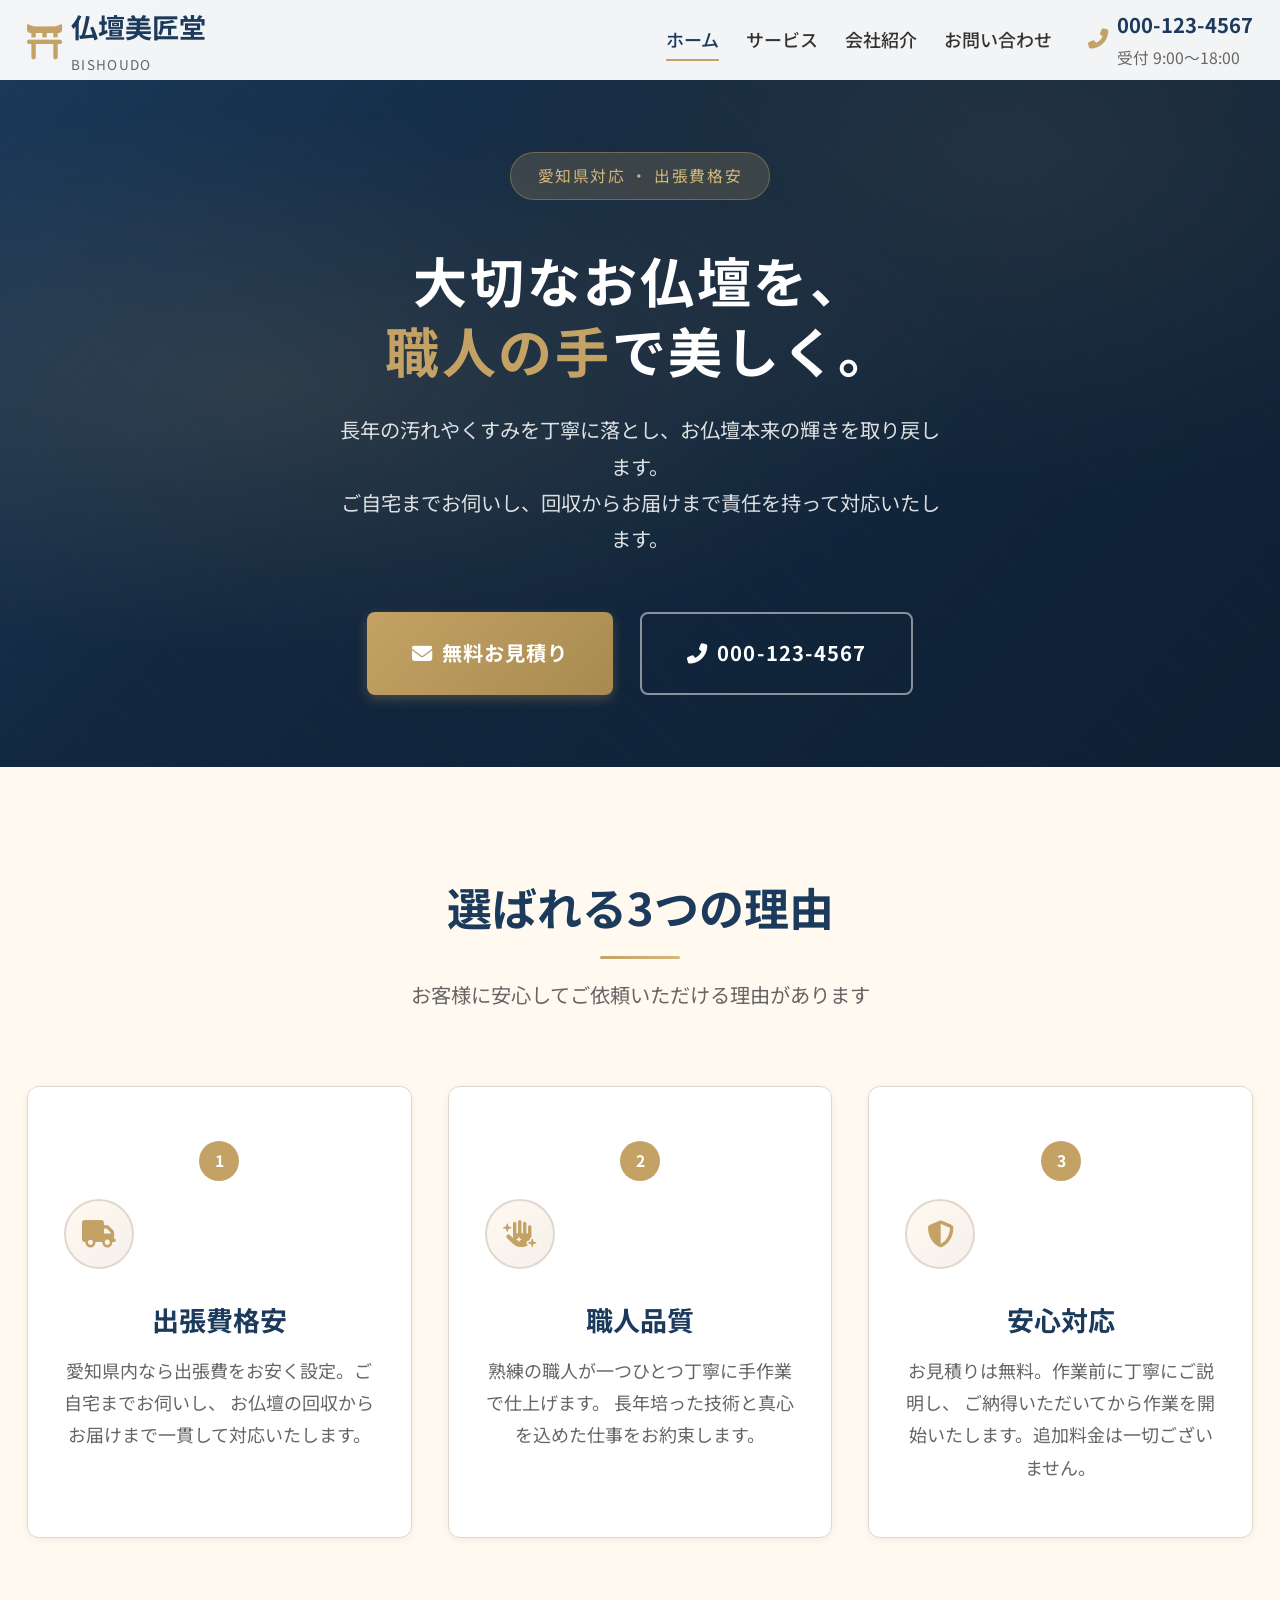
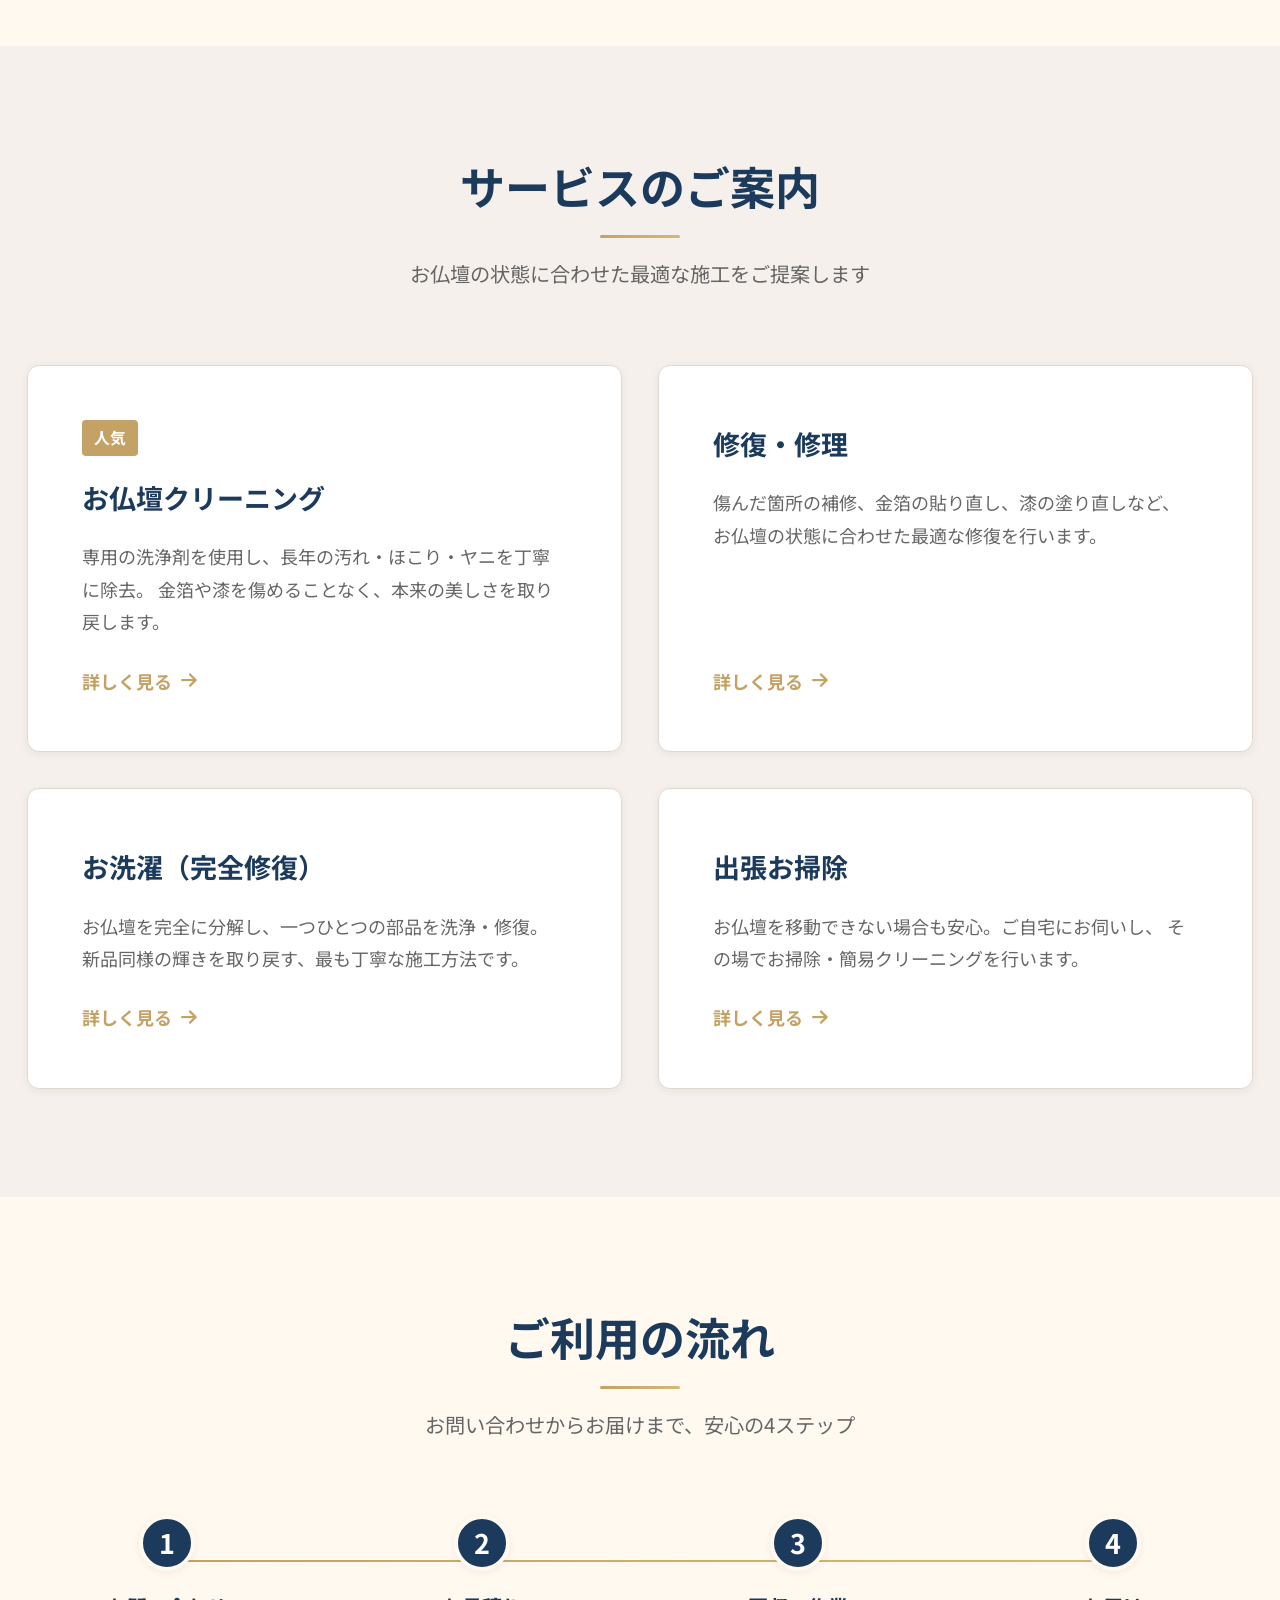
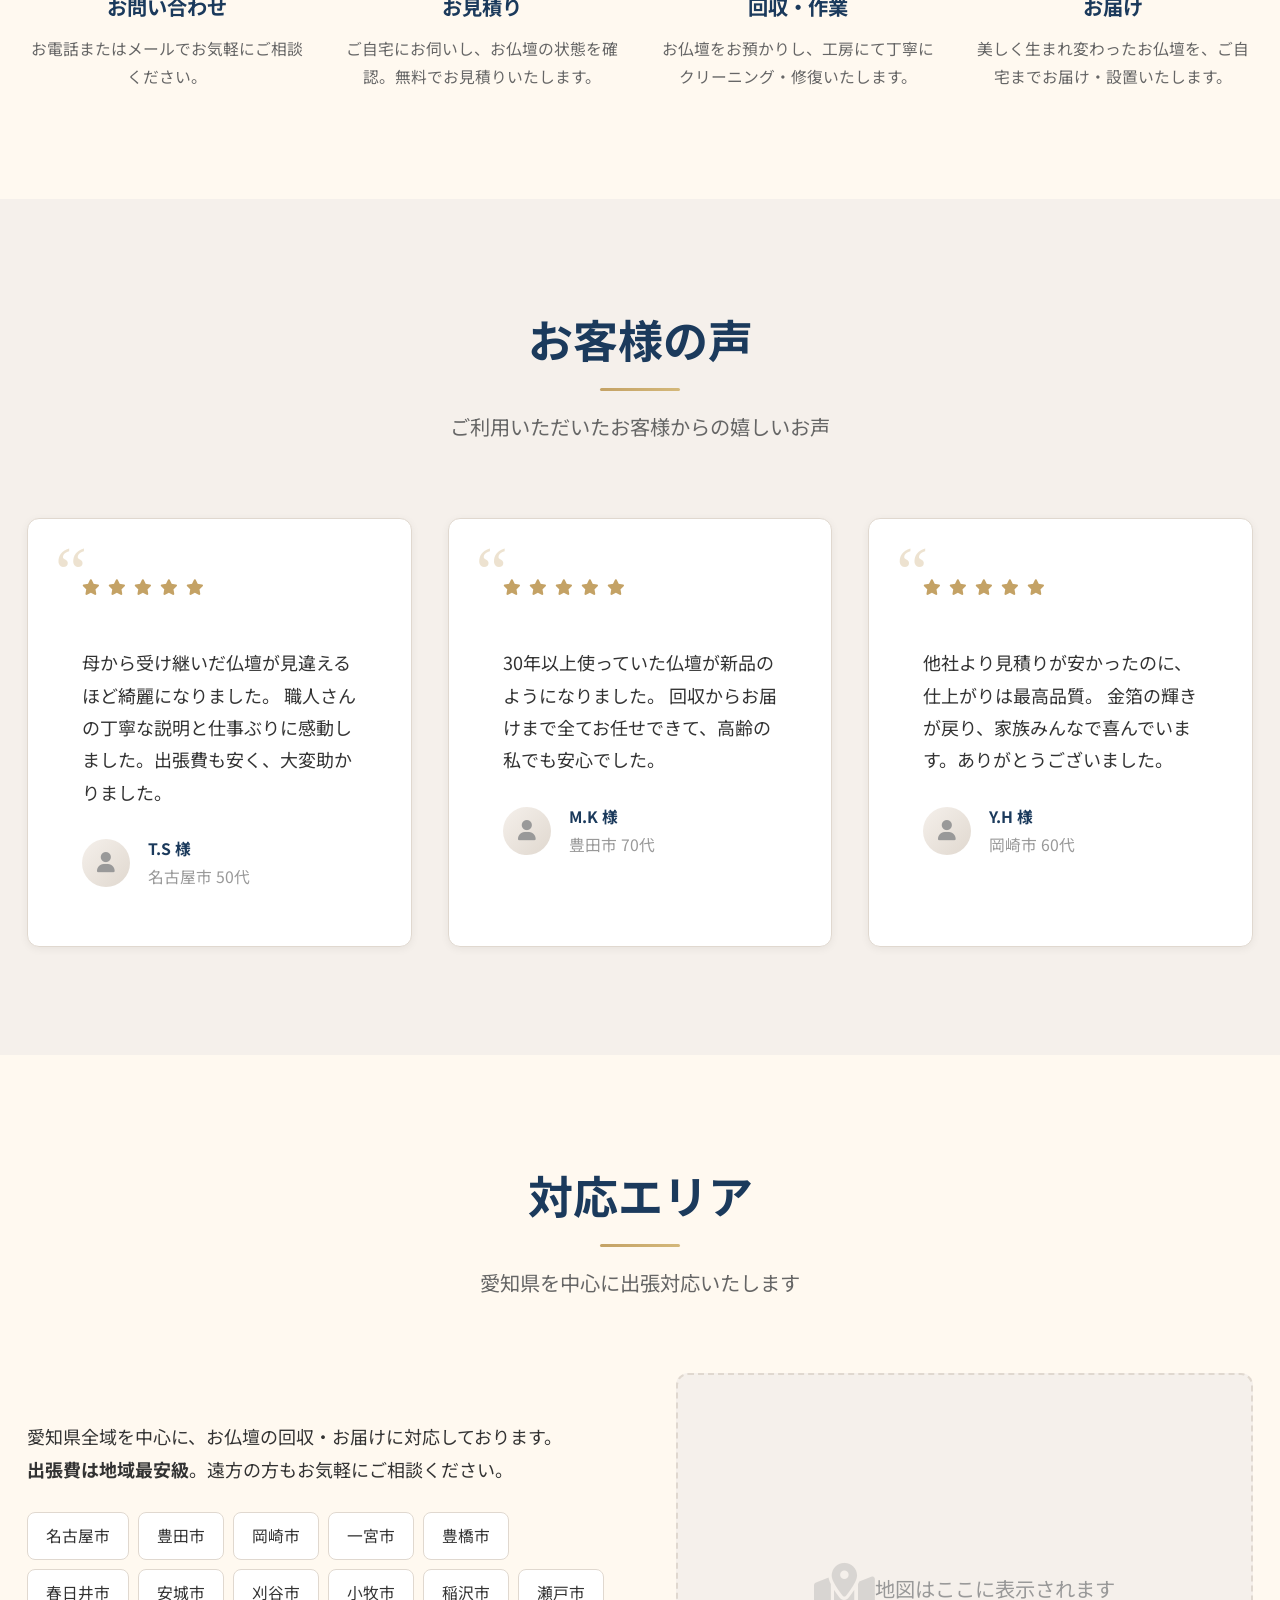
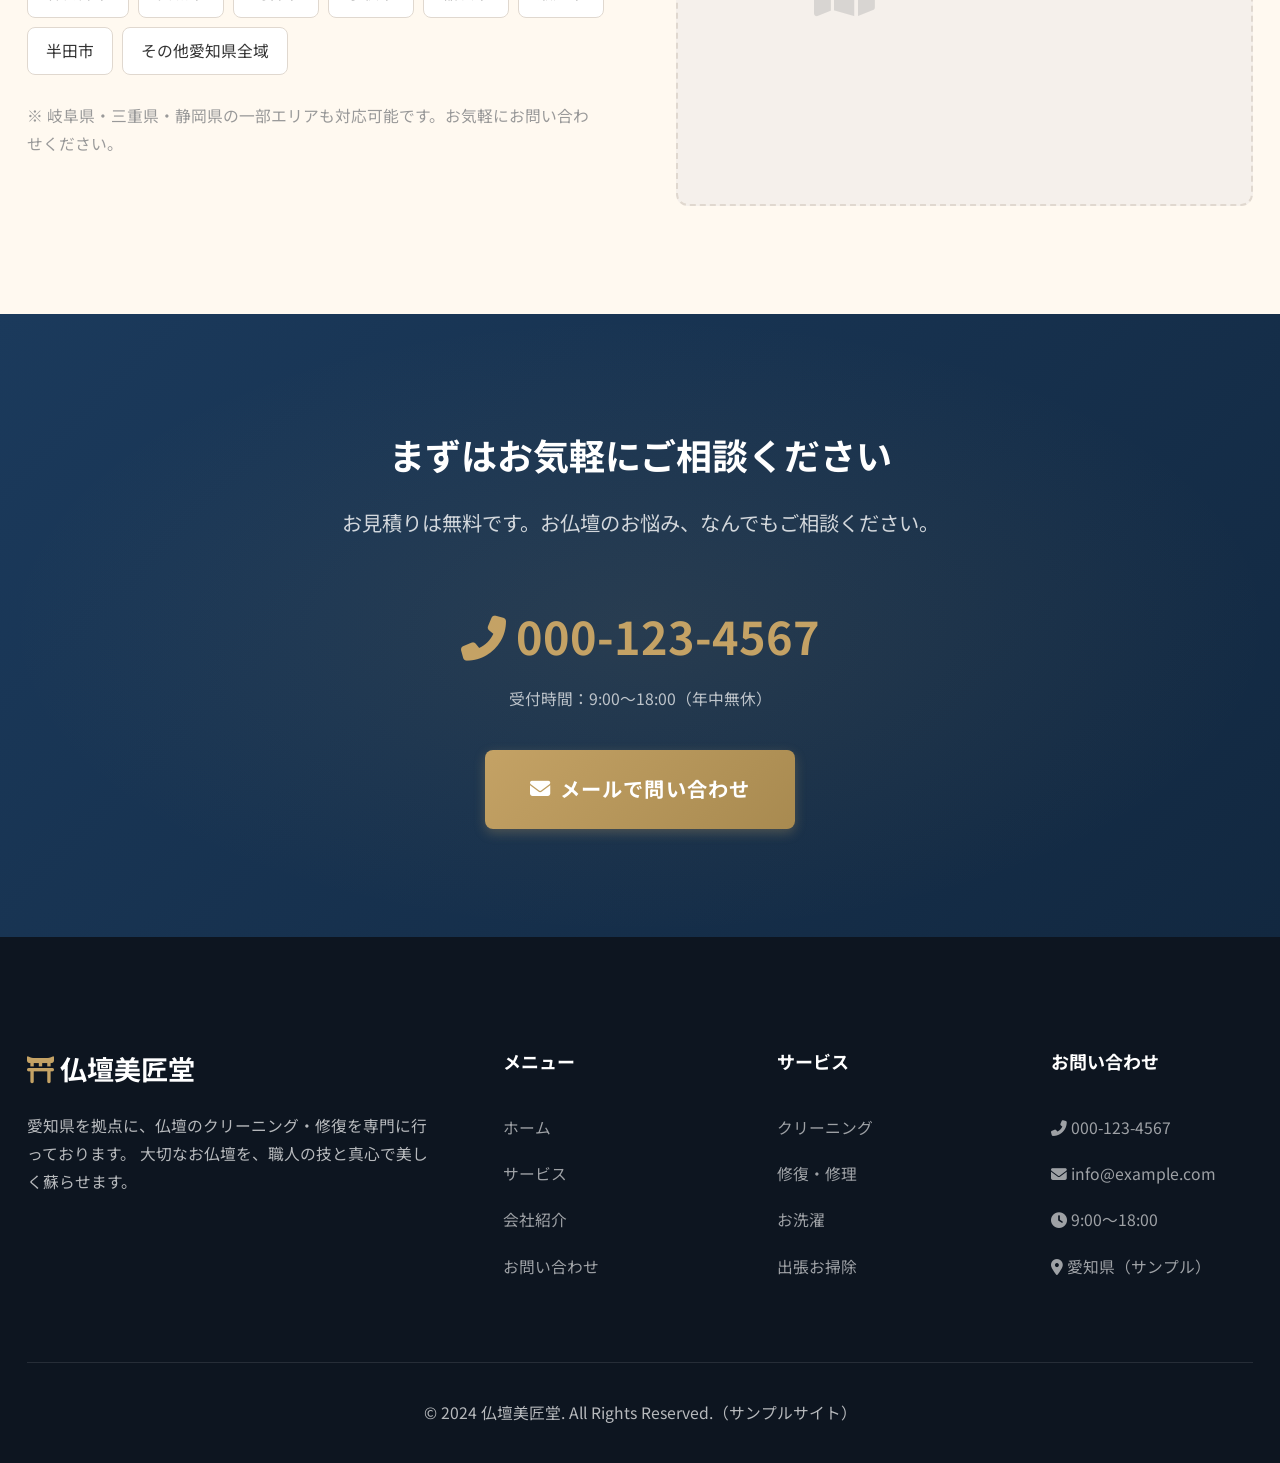
<file: docs/index.html>
<!DOCTYPE html>
<html lang="ja">
<head>
  <meta charset="UTF-8">
  <meta name="viewport" content="width=device-width, initial-scale=1.0">
  <meta name="description" content="愛知県の仏壇クリーニング・修復専門店。大切なお仏壇を職人の手で美しく蘇らせます。出張回収・お届け対応。お見積り無料。">
  <title>仏壇美匠堂 | 愛知県の仏壇クリーニング・修復専門店</title>
  <link rel="preconnect" href="https://fonts.googleapis.com">
  <link rel="preconnect" href="https://fonts.gstatic.com" crossorigin>
  <link href="https://fonts.googleapis.com/css2?family=Noto+Sans+JP:wght@400;500;700&display=swap" rel="stylesheet">
  <link rel="stylesheet" href="https://cdnjs.cloudflare.com/ajax/libs/font-awesome/6.5.1/css/all.min.css">
  <link rel="stylesheet" href="css/style.css">
</head>
<body>

  <!-- ========== HEADER ========== -->
  <header class="header" id="header">
    <div class="header__inner">
      <a href="index.html" class="header__logo">
        <span class="header__logo-icon"><i class="fas fa-torii-gate"></i></span>
        <span>
          仏壇美匠堂
          <span class="header__logo-sub">BISHOUDO</span>
        </span>
      </a>

      <button class="hamburger" id="hamburger" aria-label="メニューを開く" aria-expanded="false">
        <span class="hamburger__line"></span>
        <span class="hamburger__line"></span>
        <span class="hamburger__line"></span>
      </button>

      <nav class="nav" id="nav" aria-label="メインナビゲーション">
        <ul class="nav__list">
          <li><a href="index.html" class="nav__link active">ホーム</a></li>
          <li><a href="services.html" class="nav__link">サービス</a></li>
          <li><a href="about.html" class="nav__link">会社紹介</a></li>
          <li><a href="contact.html" class="nav__link">お問い合わせ</a></li>
        </ul>
        <div class="nav__phone">
          <i class="fas fa-phone-alt"></i>
          <div>
            <a href="tel:0001234567">000-123-4567</a>
            <span class="nav__phone-note">受付 9:00〜18:00</span>
          </div>
        </div>
      </nav>
    </div>
  </header>
  <div class="nav-overlay" id="nav-overlay"></div>

  <main>
    <!-- ========== HERO ========== -->
    <section class="hero">
      <div class="hero__content">
        <span class="hero__badge">愛知県対応 ・ 出張費格安</span>
        <h1 class="hero__title">
          大切なお仏壇を、<br>
          <span class="hero__title-accent">職人の手</span>で美しく。
        </h1>
        <p class="hero__description">
          長年の汚れやくすみを丁寧に落とし、お仏壇本来の輝きを取り戻します。<br>
          ご自宅までお伺いし、回収からお届けまで責任を持って対応いたします。
        </p>
        <div class="hero__actions">
          <a href="contact.html" class="btn btn--primary btn--lg">
            <i class="fas fa-envelope"></i> 無料お見積り
          </a>
          <a href="tel:0001234567" class="btn btn--secondary btn--lg">
            <i class="fas fa-phone-alt"></i> 000-123-4567
          </a>
        </div>
      </div>
    </section>

    <!-- ========== 3つの強み ========== -->
    <section class="section" id="features">
      <div class="container">
        <div class="section__header fade-in">
          <h2 class="section__title">選ばれる3つの理由</h2>
          <p class="section__subtitle">お客様に安心してご依頼いただける理由があります</p>
        </div>

        <div class="features-grid stagger">
          <div class="card feature-card">
            <span class="feature-card__number">1</span>
            <div class="card__icon">
              <i class="fas fa-truck"></i>
            </div>
            <h3 class="card__title">出張費格安</h3>
            <p class="card__text">
              愛知県内なら出張費をお安く設定。ご自宅までお伺いし、
              お仏壇の回収からお届けまで一貫して対応いたします。
            </p>
          </div>

          <div class="card feature-card">
            <span class="feature-card__number">2</span>
            <div class="card__icon">
              <i class="fas fa-hand-sparkles"></i>
            </div>
            <h3 class="card__title">職人品質</h3>
            <p class="card__text">
              熟練の職人が一つひとつ丁寧に手作業で仕上げます。
              長年培った技術と真心を込めた仕事をお約束します。
            </p>
          </div>

          <div class="card feature-card">
            <span class="feature-card__number">3</span>
            <div class="card__icon">
              <i class="fas fa-shield-alt"></i>
            </div>
            <h3 class="card__title">安心対応</h3>
            <p class="card__text">
              お見積りは無料。作業前に丁寧にご説明し、
              ご納得いただいてから作業を開始いたします。追加料金は一切ございません。
            </p>
          </div>
        </div>
      </div>
    </section>

    <!-- ========== サービス概要 ========== -->
    <section class="section section--alt" id="services-overview">
      <div class="container">
        <div class="section__header fade-in">
          <h2 class="section__title">サービスのご案内</h2>
          <p class="section__subtitle">お仏壇の状態に合わせた最適な施工をご提案します</p>
        </div>

        <div class="services-grid stagger">
          <div class="card service-card">
            <span class="service-card__badge">人気</span>
            <h3 class="service-card__title">お仏壇クリーニング</h3>
            <p class="service-card__text">
              専用の洗浄剤を使用し、長年の汚れ・ほこり・ヤニを丁寧に除去。
              金箔や漆を傷めることなく、本来の美しさを取り戻します。
            </p>
            <a href="services.html#cleaning" class="service-card__link">
              詳しく見る <i class="fas fa-arrow-right"></i>
            </a>
          </div>

          <div class="card service-card">
            <h3 class="service-card__title">修復・修理</h3>
            <p class="service-card__text">
              傷んだ箇所の補修、金箔の貼り直し、漆の塗り直しなど、
              お仏壇の状態に合わせた最適な修復を行います。
            </p>
            <a href="services.html#repair" class="service-card__link">
              詳しく見る <i class="fas fa-arrow-right"></i>
            </a>
          </div>

          <div class="card service-card">
            <h3 class="service-card__title">お洗濯（完全修復）</h3>
            <p class="service-card__text">
              お仏壇を完全に分解し、一つひとつの部品を洗浄・修復。
              新品同様の輝きを取り戻す、最も丁寧な施工方法です。
            </p>
            <a href="services.html#full-restoration" class="service-card__link">
              詳しく見る <i class="fas fa-arrow-right"></i>
            </a>
          </div>

          <div class="card service-card">
            <h3 class="service-card__title">出張お掃除</h3>
            <p class="service-card__text">
              お仏壇を移動できない場合も安心。ご自宅にお伺いし、
              その場でお掃除・簡易クリーニングを行います。
            </p>
            <a href="services.html#visit" class="service-card__link">
              詳しく見る <i class="fas fa-arrow-right"></i>
            </a>
          </div>
        </div>
      </div>
    </section>

    <!-- ========== ご利用の流れ ========== -->
    <section class="section" id="process">
      <div class="container">
        <div class="section__header fade-in">
          <h2 class="section__title">ご利用の流れ</h2>
          <p class="section__subtitle">お問い合わせからお届けまで、安心の4ステップ</p>
        </div>

        <div class="process-grid stagger">
          <div class="process-step">
            <span class="process-step__number">1</span>
            <div>
              <h3 class="process-step__title">お問い合わせ</h3>
              <p class="process-step__text">お電話またはメールでお気軽にご相談ください。</p>
            </div>
          </div>

          <div class="process-step">
            <span class="process-step__number">2</span>
            <div>
              <h3 class="process-step__title">お見積り</h3>
              <p class="process-step__text">ご自宅にお伺いし、お仏壇の状態を確認。無料でお見積りいたします。</p>
            </div>
          </div>

          <div class="process-step">
            <span class="process-step__number">3</span>
            <div>
              <h3 class="process-step__title">回収・作業</h3>
              <p class="process-step__text">お仏壇をお預かりし、工房にて丁寧にクリーニング・修復いたします。</p>
            </div>
          </div>

          <div class="process-step">
            <span class="process-step__number">4</span>
            <div>
              <h3 class="process-step__title">お届け</h3>
              <p class="process-step__text">美しく生まれ変わったお仏壇を、ご自宅までお届け・設置いたします。</p>
            </div>
          </div>
        </div>
      </div>
    </section>

    <!-- ========== お客様の声 ========== -->
    <section class="section section--alt" id="testimonials">
      <div class="container">
        <div class="section__header fade-in">
          <h2 class="section__title">お客様の声</h2>
          <p class="section__subtitle">ご利用いただいたお客様からの嬉しいお声</p>
        </div>

        <div class="testimonials-grid stagger">
          <div class="card testimonial">
            <div class="stars">
              <i class="fas fa-star"></i>
              <i class="fas fa-star"></i>
              <i class="fas fa-star"></i>
              <i class="fas fa-star"></i>
              <i class="fas fa-star"></i>
            </div>
            <p class="testimonial__text">
              母から受け継いだ仏壇が見違えるほど綺麗になりました。
              職人さんの丁寧な説明と仕事ぶりに感動しました。出張費も安く、大変助かりました。
            </p>
            <div class="testimonial__author">
              <div class="testimonial__avatar">
                <i class="fas fa-user"></i>
              </div>
              <div>
                <div class="testimonial__name">T.S 様</div>
                <div class="testimonial__location">名古屋市 50代</div>
              </div>
            </div>
          </div>

          <div class="card testimonial">
            <div class="stars">
              <i class="fas fa-star"></i>
              <i class="fas fa-star"></i>
              <i class="fas fa-star"></i>
              <i class="fas fa-star"></i>
              <i class="fas fa-star"></i>
            </div>
            <p class="testimonial__text">
              30年以上使っていた仏壇が新品のようになりました。
              回収からお届けまで全てお任せできて、高齢の私でも安心でした。
            </p>
            <div class="testimonial__author">
              <div class="testimonial__avatar">
                <i class="fas fa-user"></i>
              </div>
              <div>
                <div class="testimonial__name">M.K 様</div>
                <div class="testimonial__location">豊田市 70代</div>
              </div>
            </div>
          </div>

          <div class="card testimonial">
            <div class="stars">
              <i class="fas fa-star"></i>
              <i class="fas fa-star"></i>
              <i class="fas fa-star"></i>
              <i class="fas fa-star"></i>
              <i class="fas fa-star"></i>
            </div>
            <p class="testimonial__text">
              他社より見積りが安かったのに、仕上がりは最高品質。
              金箔の輝きが戻り、家族みんなで喜んでいます。ありがとうございました。
            </p>
            <div class="testimonial__author">
              <div class="testimonial__avatar">
                <i class="fas fa-user"></i>
              </div>
              <div>
                <div class="testimonial__name">Y.H 様</div>
                <div class="testimonial__location">岡崎市 60代</div>
              </div>
            </div>
          </div>
        </div>
      </div>
    </section>

    <!-- ========== 対応エリア ========== -->
    <section class="section" id="area">
      <div class="container">
        <div class="section__header fade-in">
          <h2 class="section__title">対応エリア</h2>
          <p class="section__subtitle">愛知県を中心に出張対応いたします</p>
        </div>

        <div class="area-content fade-in">
          <div>
            <p>
              愛知県全域を中心に、お仏壇の回収・お届けに対応しております。<br>
              <strong>出張費は地域最安級</strong>。遠方の方もお気軽にご相談ください。
            </p>
            <div class="area-list mt-md">
              <span class="area-list__item">名古屋市</span>
              <span class="area-list__item">豊田市</span>
              <span class="area-list__item">岡崎市</span>
              <span class="area-list__item">一宮市</span>
              <span class="area-list__item">豊橋市</span>
              <span class="area-list__item">春日井市</span>
              <span class="area-list__item">安城市</span>
              <span class="area-list__item">刈谷市</span>
              <span class="area-list__item">小牧市</span>
              <span class="area-list__item">稲沢市</span>
              <span class="area-list__item">瀬戸市</span>
              <span class="area-list__item">半田市</span>
              <span class="area-list__item">その他愛知県全域</span>
            </div>
            <p class="mt-md" style="font-size: var(--font-size-sm); color: var(--color-text-muted);">
              ※ 岐阜県・三重県・静岡県の一部エリアも対応可能です。お気軽にお問い合わせください。
            </p>
          </div>
          <div class="area-map">
            <i class="fas fa-map-marked-alt" style="font-size: 3rem; opacity: 0.3;"></i>
            <span>地図はここに表示されます</span>
          </div>
        </div>
      </div>
    </section>

    <!-- ========== CTA ========== -->
    <section class="cta-section">
      <div class="cta-section__content">
        <h2 class="cta-section__title">まずはお気軽にご相談ください</h2>
        <p class="cta-section__text">お見積りは無料です。お仏壇のお悩み、なんでもご相談ください。</p>
        <div class="cta-section__phone">
          <a href="tel:0001234567">
            <i class="fas fa-phone-alt"></i> 000-123-4567
          </a>
        </div>
        <p class="cta-section__phone-note">受付時間：9:00〜18:00（年中無休）</p>
        <div class="cta-section__buttons">
          <a href="contact.html" class="btn btn--primary btn--lg">
            <i class="fas fa-envelope"></i> メールで問い合わせ
          </a>
        </div>
      </div>
    </section>
  </main>

  <!-- ========== FOOTER ========== -->
  <footer class="footer">
    <div class="container">
      <div class="footer__grid">
        <div>
          <div class="footer__brand">
            <span class="footer__brand-icon"><i class="fas fa-torii-gate"></i></span>
            仏壇美匠堂
          </div>
          <p class="footer__description">
            愛知県を拠点に、仏壇のクリーニング・修復を専門に行っております。
            大切なお仏壇を、職人の技と真心で美しく蘇らせます。
          </p>
        </div>

        <div>
          <h3 class="footer__heading">メニュー</h3>
          <a href="index.html" class="footer__link">ホーム</a>
          <a href="services.html" class="footer__link">サービス</a>
          <a href="about.html" class="footer__link">会社紹介</a>
          <a href="contact.html" class="footer__link">お問い合わせ</a>
        </div>

        <div>
          <h3 class="footer__heading">サービス</h3>
          <a href="services.html#cleaning" class="footer__link">クリーニング</a>
          <a href="services.html#repair" class="footer__link">修復・修理</a>
          <a href="services.html#full-restoration" class="footer__link">お洗濯</a>
          <a href="services.html#visit" class="footer__link">出張お掃除</a>
        </div>

        <div>
          <h3 class="footer__heading">お問い合わせ</h3>
          <a href="tel:0001234567" class="footer__link">
            <i class="fas fa-phone-alt"></i> 000-123-4567
          </a>
          <a href="mailto:info@example.com" class="footer__link">
            <i class="fas fa-envelope"></i> info@example.com
          </a>
          <span class="footer__link">
            <i class="fas fa-clock"></i> 9:00〜18:00
          </span>
          <span class="footer__link">
            <i class="fas fa-map-marker-alt"></i> 愛知県（サンプル）
          </span>
        </div>
      </div>

      <div class="footer__bottom">
        <p>&copy; 2024 仏壇美匠堂. All Rights Reserved.（サンプルサイト）</p>
      </div>
    </div>
  </footer>

  <!-- ========== MOBILE CTA ========== -->
  <div class="mobile-cta">
    <div class="mobile-cta__inner">
      <a href="tel:0001234567" class="mobile-cta__btn mobile-cta__btn--phone">
        <i class="fas fa-phone-alt"></i> 電話する
      </a>
      <a href="contact.html" class="mobile-cta__btn mobile-cta__btn--contact">
        <i class="fas fa-envelope"></i> お問い合わせ
      </a>
    </div>
  </div>

  <script src="js/main.js"></script>
</body>
</html>
</file>
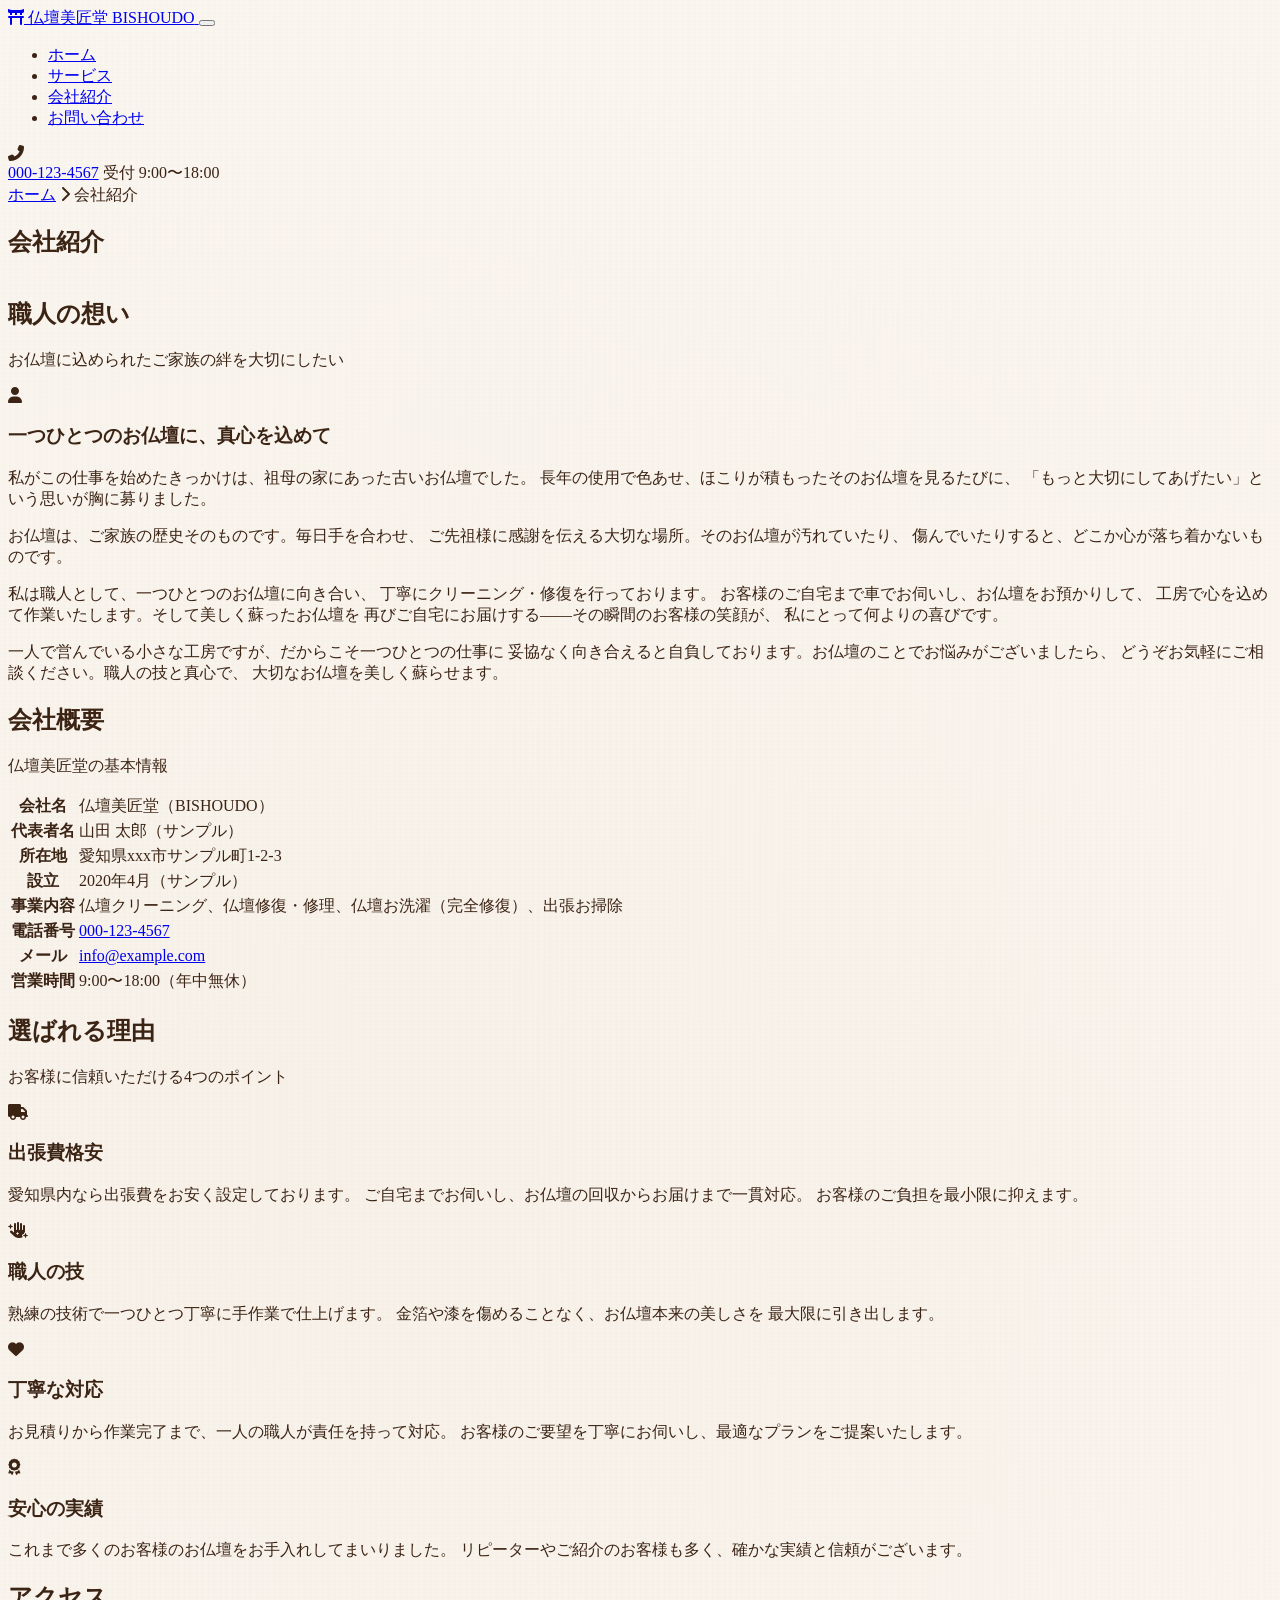
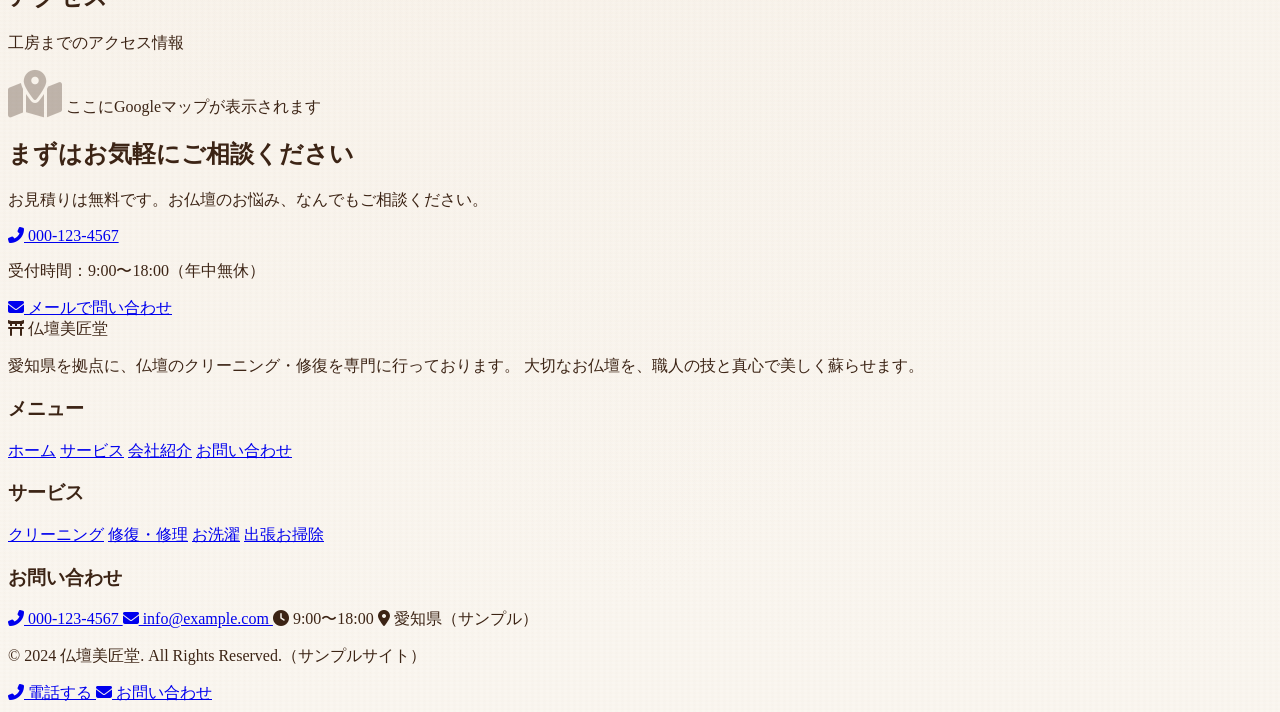
<file: about.html>
<!DOCTYPE html>
<html lang="ja">
<head>
  <meta charset="UTF-8">
  <meta name="viewport" content="width=device-width, initial-scale=1.0">
  <meta name="description" content="仏壇美匠堂の会社紹介。愛知県を拠点に、仏壇クリーニング・修復を専門に行う職人の想いと会社概要をご紹介します。">
  <title>会社紹介 | 仏壇美匠堂</title>
  <link rel="preconnect" href="https://fonts.googleapis.com">
  <link rel="preconnect" href="https://fonts.gstatic.com" crossorigin>
  <link href="https://fonts.googleapis.com/css2?family=Noto+Sans+JP:wght@400;500;700&display=swap" rel="stylesheet">
  <link rel="stylesheet" href="https://cdnjs.cloudflare.com/ajax/libs/font-awesome/6.5.1/css/all.min.css">
  <link rel="stylesheet" href="css/style.css">
</head>
<body>

  <!-- ========== HEADER ========== -->
  <header class="header" id="header">
    <div class="header__inner">
      <a href="index.html" class="header__logo">
        <span class="header__logo-icon"><i class="fas fa-torii-gate"></i></span>
        <span>
          仏壇美匠堂
          <span class="header__logo-sub">BISHOUDO</span>
        </span>
      </a>
      <button class="hamburger" id="hamburger" aria-label="メニューを開く" aria-expanded="false">
        <span class="hamburger__line"></span>
        <span class="hamburger__line"></span>
        <span class="hamburger__line"></span>
      </button>
      <nav class="nav" id="nav" aria-label="メインナビゲーション">
        <ul class="nav__list">
          <li><a href="index.html" class="nav__link">ホーム</a></li>
          <li><a href="services.html" class="nav__link">サービス</a></li>
          <li><a href="about.html" class="nav__link active">会社紹介</a></li>
          <li><a href="contact.html" class="nav__link">お問い合わせ</a></li>
        </ul>
        <div class="nav__phone">
          <i class="fas fa-phone-alt"></i>
          <div>
            <a href="tel:0001234567">000-123-4567</a>
            <span class="nav__phone-note">受付 9:00〜18:00</span>
          </div>
        </div>
      </nav>
    </div>
  </header>
  <div class="nav-overlay" id="nav-overlay"></div>

  <main>
    <!-- ========== PAGE HEADER ========== -->
    <section class="page-header">
      <div class="container page-header__content">
        <nav class="breadcrumb" aria-label="パンくずリスト">
          <a href="index.html">ホーム</a>
          <span class="breadcrumb__separator"><i class="fas fa-chevron-right"></i></span>
          <span>会社紹介</span>
        </nav>
        <h1 class="page-header__title">会社紹介</h1>
      </div>
    </section>

    <!-- ========== 職人の想い ========== -->
    <section class="section" id="craftsman">
      <div class="container">
        <div class="section__header fade-in">
          <h2 class="section__title">職人の想い</h2>
          <p class="section__subtitle">お仏壇に込められたご家族の絆を大切にしたい</p>
        </div>

        <div class="craftsman-section fade-in">
          <div class="craftsman-image">
            <i class="fas fa-user"></i>
          </div>
          <div class="craftsman-text">
            <h3 class="craftsman-text__title">一つひとつのお仏壇に、真心を込めて</h3>
            <div class="craftsman-text__body">
              <p>
                私がこの仕事を始めたきっかけは、祖母の家にあった古いお仏壇でした。
                長年の使用で色あせ、ほこりが積もったそのお仏壇を見るたびに、
                「もっと大切にしてあげたい」という思いが胸に募りました。
              </p>
              <p>
                お仏壇は、ご家族の歴史そのものです。毎日手を合わせ、
                ご先祖様に感謝を伝える大切な場所。そのお仏壇が汚れていたり、
                傷んでいたりすると、どこか心が落ち着かないものです。
              </p>
              <p>
                私は職人として、一つひとつのお仏壇に向き合い、
                丁寧にクリーニング・修復を行っております。
                お客様のご自宅まで車でお伺いし、お仏壇をお預かりして、
                工房で心を込めて作業いたします。そして美しく蘇ったお仏壇を
                再びご自宅にお届けする——その瞬間のお客様の笑顔が、
                私にとって何よりの喜びです。
              </p>
              <p>
                一人で営んでいる小さな工房ですが、だからこそ一つひとつの仕事に
                妥協なく向き合えると自負しております。お仏壇のことでお悩みがございましたら、
                どうぞお気軽にご相談ください。職人の技と真心で、
                大切なお仏壇を美しく蘇らせます。
              </p>
            </div>
          </div>
        </div>
      </div>
    </section>

    <!-- ========== 会社概要 ========== -->
    <section class="section section--alt" id="company">
      <div class="container">
        <div class="section__header fade-in">
          <h2 class="section__title">会社概要</h2>
          <p class="section__subtitle">仏壇美匠堂の基本情報</p>
        </div>

        <div class="fade-in">
          <table class="info-table">
            <tbody>
              <tr>
                <th>会社名</th>
                <td>仏壇美匠堂（BISHOUDO）</td>
              </tr>
              <tr>
                <th>代表者名</th>
                <td>山田 太郎（サンプル）</td>
              </tr>
              <tr>
                <th>所在地</th>
                <td>愛知県xxx市サンプル町1-2-3</td>
              </tr>
              <tr>
                <th>設立</th>
                <td>2020年4月（サンプル）</td>
              </tr>
              <tr>
                <th>事業内容</th>
                <td>仏壇クリーニング、仏壇修復・修理、仏壇お洗濯（完全修復）、出張お掃除</td>
              </tr>
              <tr>
                <th>電話番号</th>
                <td><a href="tel:0001234567">000-123-4567</a></td>
              </tr>
              <tr>
                <th>メール</th>
                <td><a href="mailto:info@example.com">info@example.com</a></td>
              </tr>
              <tr>
                <th>営業時間</th>
                <td>9:00〜18:00（年中無休）</td>
              </tr>
            </tbody>
          </table>
        </div>
      </div>
    </section>

    <!-- ========== 選ばれる理由 ========== -->
    <section class="section" id="reasons">
      <div class="container">
        <div class="section__header fade-in">
          <h2 class="section__title">選ばれる理由</h2>
          <p class="section__subtitle">お客様に信頼いただける4つのポイント</p>
        </div>

        <div class="reasons-grid fade-in">
          <div class="reason-card">
            <div class="reason-card__icon">
              <i class="fas fa-truck"></i>
            </div>
            <h3 class="reason-card__title">出張費格安</h3>
            <p class="reason-card__text">
              愛知県内なら出張費をお安く設定しております。
              ご自宅までお伺いし、お仏壇の回収からお届けまで一貫対応。
              お客様のご負担を最小限に抑えます。
            </p>
          </div>

          <div class="reason-card">
            <div class="reason-card__icon">
              <i class="fas fa-hand-sparkles"></i>
            </div>
            <h3 class="reason-card__title">職人の技</h3>
            <p class="reason-card__text">
              熟練の技術で一つひとつ丁寧に手作業で仕上げます。
              金箔や漆を傷めることなく、お仏壇本来の美しさを
              最大限に引き出します。
            </p>
          </div>

          <div class="reason-card">
            <div class="reason-card__icon">
              <i class="fas fa-heart"></i>
            </div>
            <h3 class="reason-card__title">丁寧な対応</h3>
            <p class="reason-card__text">
              お見積りから作業完了まで、一人の職人が責任を持って対応。
              お客様のご要望を丁寧にお伺いし、最適なプランをご提案いたします。
            </p>
          </div>

          <div class="reason-card">
            <div class="reason-card__icon">
              <i class="fas fa-award"></i>
            </div>
            <h3 class="reason-card__title">安心の実績</h3>
            <p class="reason-card__text">
              これまで多くのお客様のお仏壇をお手入れしてまいりました。
              リピーターやご紹介のお客様も多く、確かな実績と信頼がございます。
            </p>
          </div>
        </div>
      </div>
    </section>

    <!-- ========== アクセス ========== -->
    <section class="section section--alt" id="access">
      <div class="container">
        <div class="section__header fade-in">
          <h2 class="section__title">アクセス</h2>
          <p class="section__subtitle">工房までのアクセス情報</p>
        </div>

        <div class="fade-in">
          <div class="map-placeholder">
            <i class="fas fa-map-marked-alt" style="font-size: 3rem; opacity: 0.3;"></i>
            <span>ここにGoogleマップが表示されます</span>
          </div>
        </div>
      </div>
    </section>

    <!-- ========== CTA ========== -->
    <section class="cta-section">
      <div class="cta-section__content">
        <h2 class="cta-section__title">まずはお気軽にご相談ください</h2>
        <p class="cta-section__text">お見積りは無料です。お仏壇のお悩み、なんでもご相談ください。</p>
        <div class="cta-section__phone">
          <a href="tel:0001234567">
            <i class="fas fa-phone-alt"></i> 000-123-4567
          </a>
        </div>
        <p class="cta-section__phone-note">受付時間：9:00〜18:00（年中無休）</p>
        <div class="cta-section__buttons">
          <a href="contact.html" class="btn btn--primary btn--lg">
            <i class="fas fa-envelope"></i> メールで問い合わせ
          </a>
        </div>
      </div>
    </section>
  </main>

  <!-- ========== FOOTER ========== -->
  <footer class="footer">
    <div class="container">
      <div class="footer__grid">
        <div>
          <div class="footer__brand">
            <span class="footer__brand-icon"><i class="fas fa-torii-gate"></i></span>
            仏壇美匠堂
          </div>
          <p class="footer__description">
            愛知県を拠点に、仏壇のクリーニング・修復を専門に行っております。
            大切なお仏壇を、職人の技と真心で美しく蘇らせます。
          </p>
        </div>

        <div>
          <h3 class="footer__heading">メニュー</h3>
          <a href="index.html" class="footer__link">ホーム</a>
          <a href="services.html" class="footer__link">サービス</a>
          <a href="about.html" class="footer__link">会社紹介</a>
          <a href="contact.html" class="footer__link">お問い合わせ</a>
        </div>

        <div>
          <h3 class="footer__heading">サービス</h3>
          <a href="services.html#cleaning" class="footer__link">クリーニング</a>
          <a href="services.html#repair" class="footer__link">修復・修理</a>
          <a href="services.html#full-restoration" class="footer__link">お洗濯</a>
          <a href="services.html#visit" class="footer__link">出張お掃除</a>
        </div>

        <div>
          <h3 class="footer__heading">お問い合わせ</h3>
          <a href="tel:0001234567" class="footer__link">
            <i class="fas fa-phone-alt"></i> 000-123-4567
          </a>
          <a href="mailto:info@example.com" class="footer__link">
            <i class="fas fa-envelope"></i> info@example.com
          </a>
          <span class="footer__link">
            <i class="fas fa-clock"></i> 9:00〜18:00
          </span>
          <span class="footer__link">
            <i class="fas fa-map-marker-alt"></i> 愛知県（サンプル）
          </span>
        </div>
      </div>

      <div class="footer__bottom">
        <p>&copy; 2024 仏壇美匠堂. All Rights Reserved.（サンプルサイト）</p>
      </div>
    </div>
  </footer>

  <!-- ========== MOBILE CTA ========== -->
  <div class="mobile-cta">
    <div class="mobile-cta__inner">
      <a href="tel:0001234567" class="mobile-cta__btn mobile-cta__btn--phone">
        <i class="fas fa-phone-alt"></i> 電話する
      </a>
      <a href="contact.html" class="mobile-cta__btn mobile-cta__btn--contact">
        <i class="fas fa-envelope"></i> お問い合わせ
      </a>
    </div>
  </div>

  <script src="js/main.js"></script>
</body>
</html>
</file>
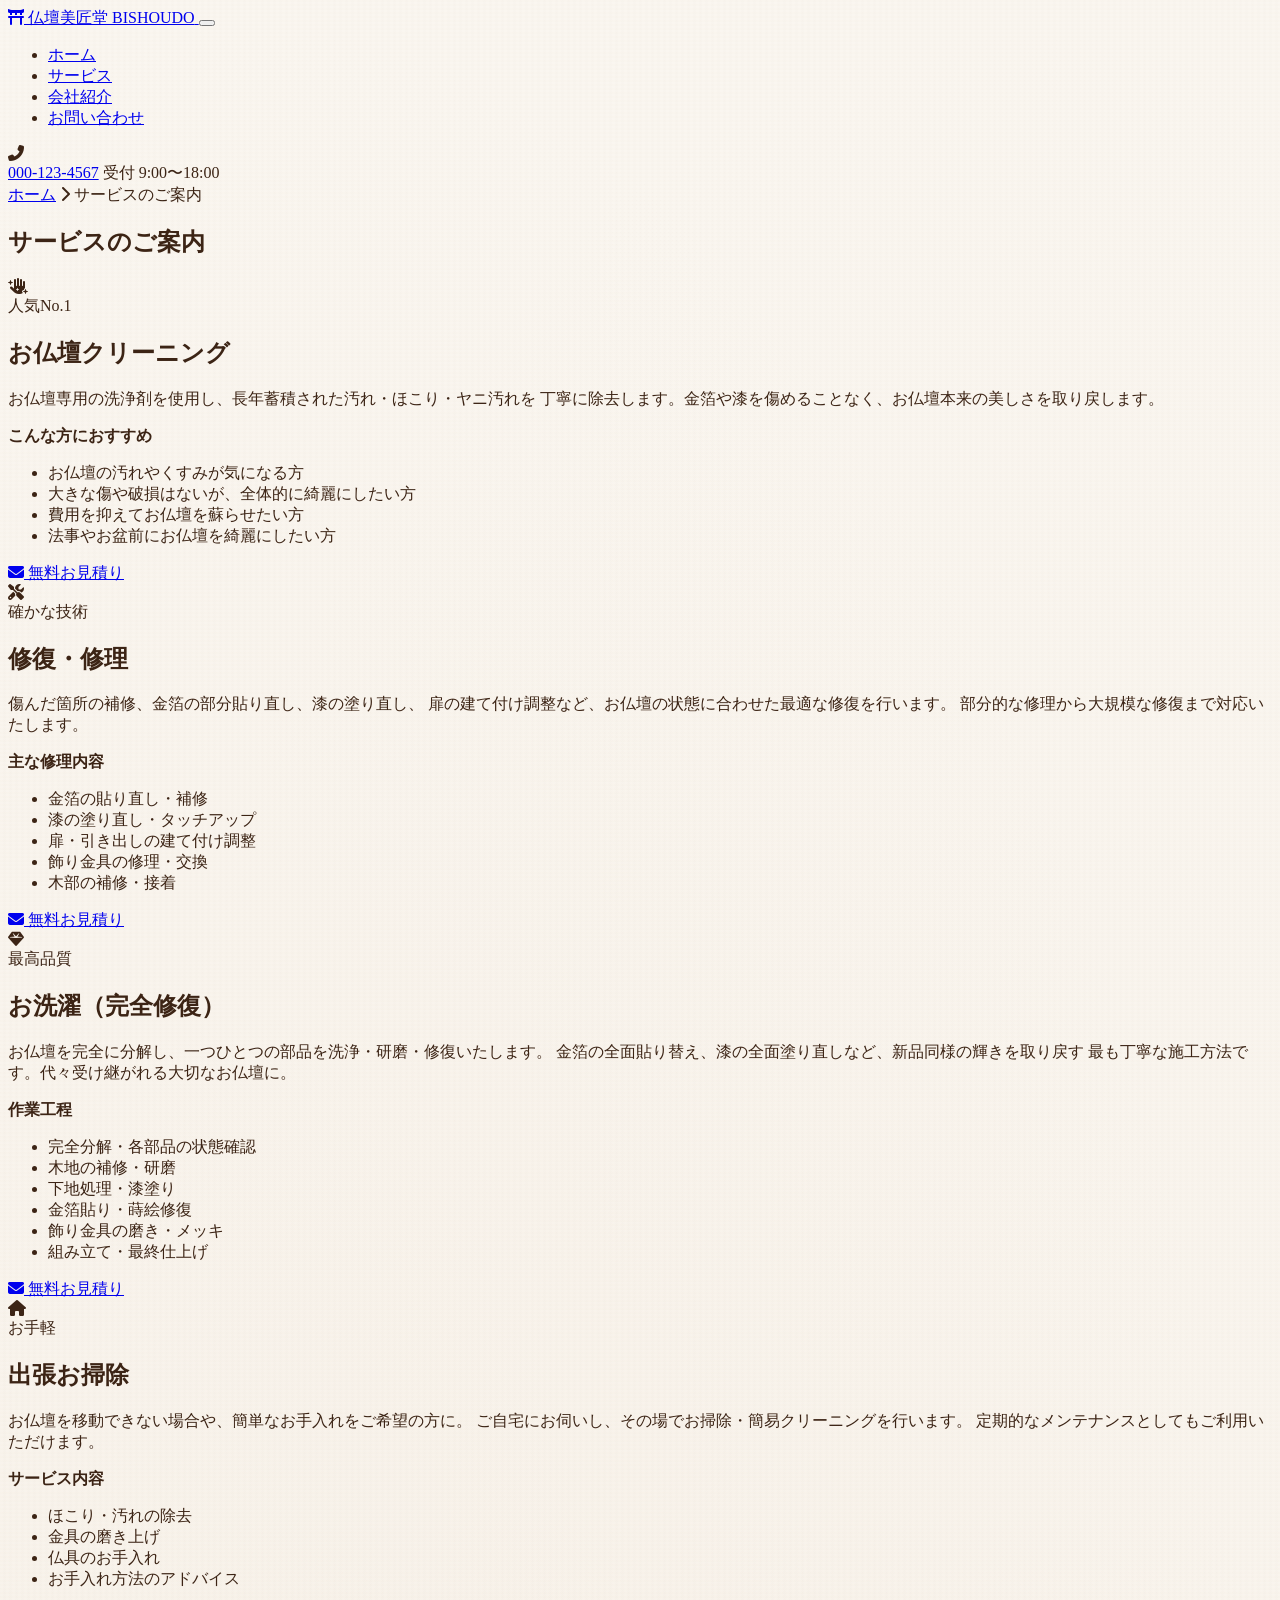
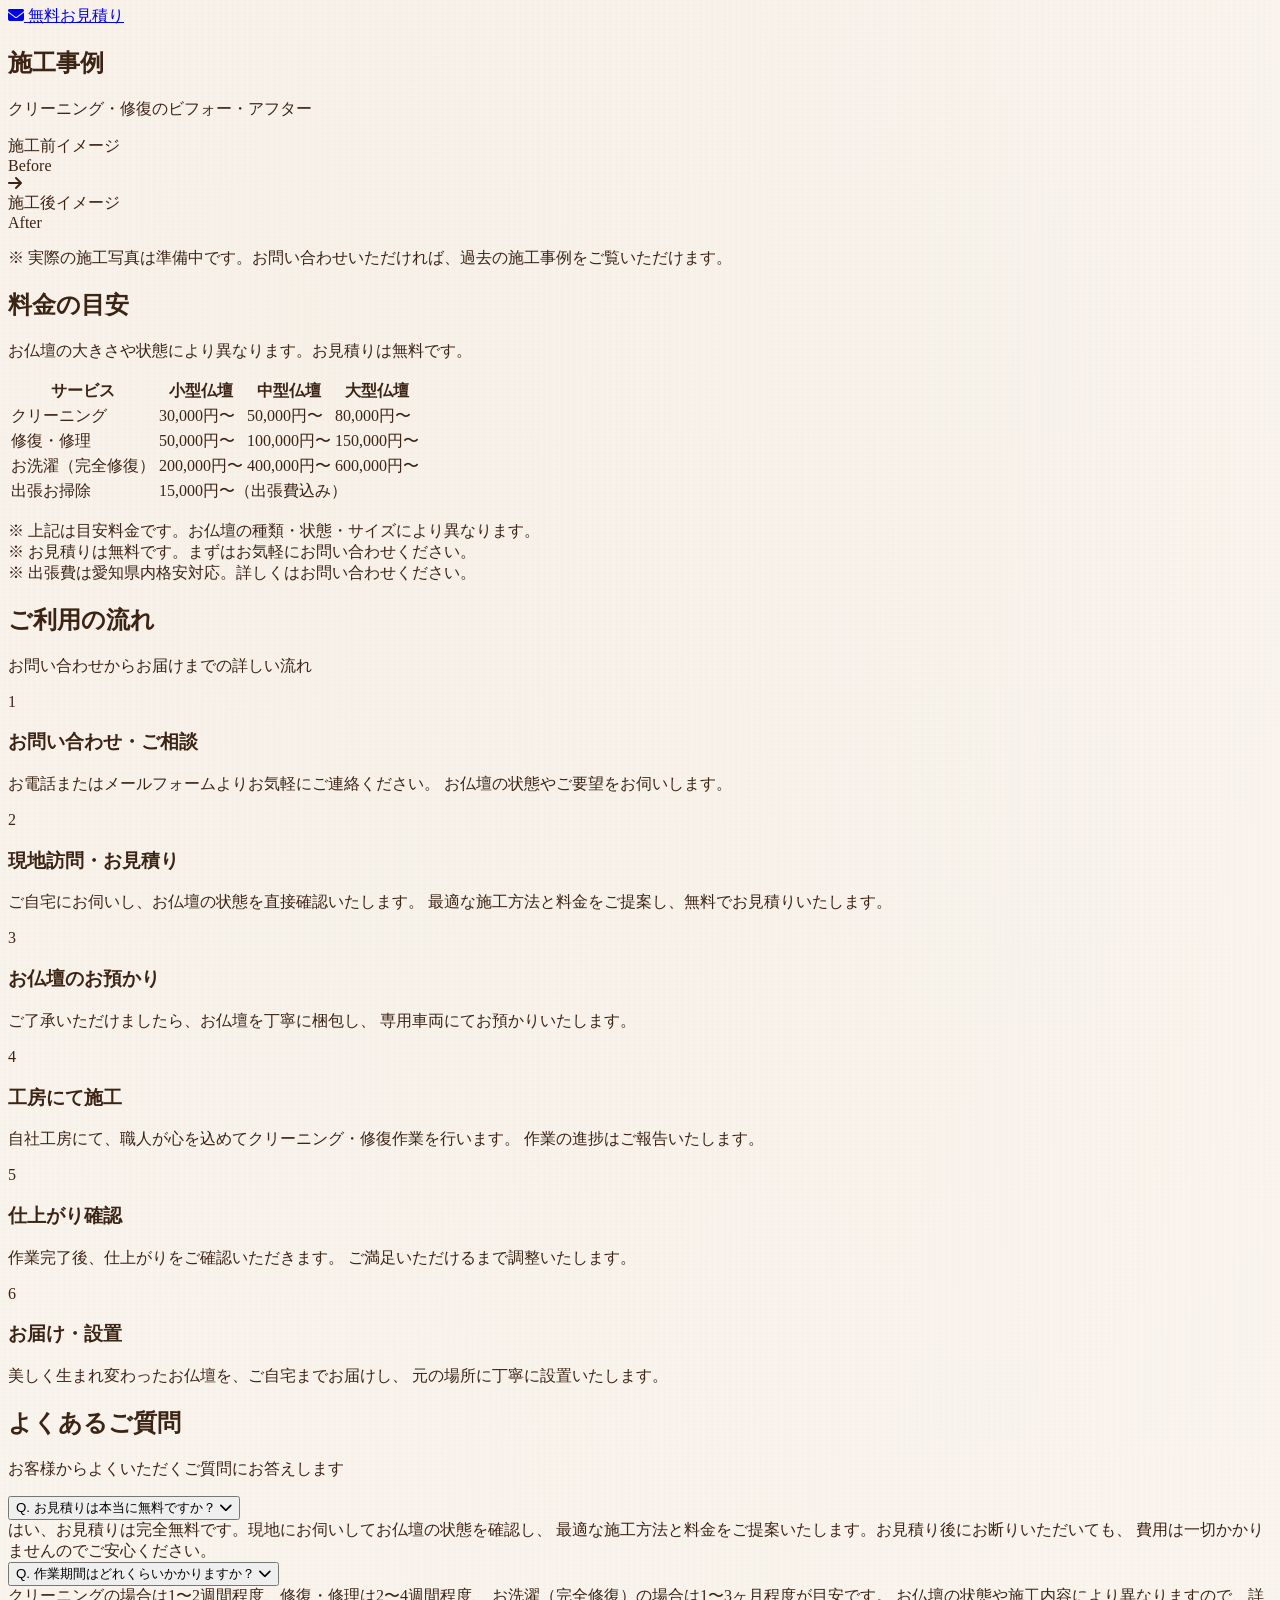
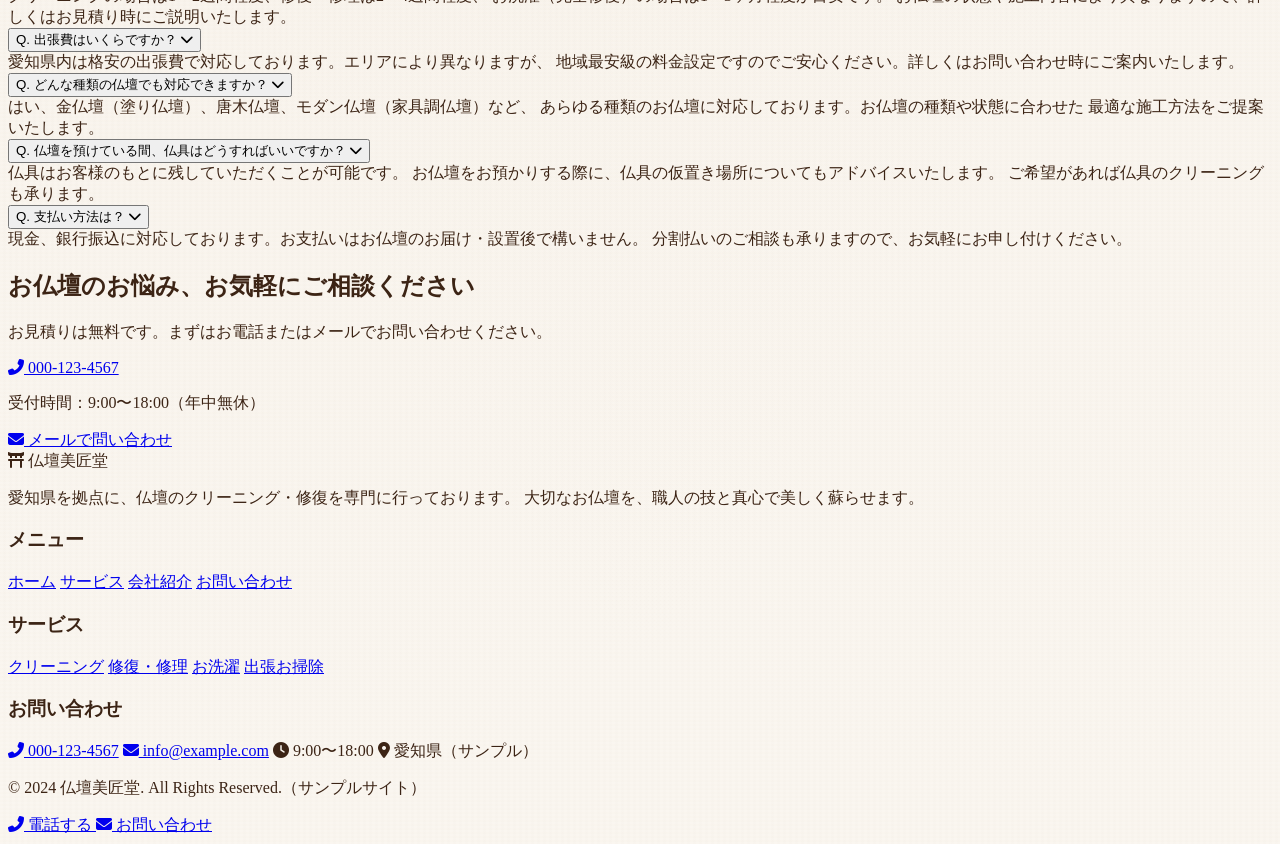
<file: services.html>
<!DOCTYPE html>
<html lang="ja">
<head>
  <meta charset="UTF-8">
  <meta name="viewport" content="width=device-width, initial-scale=1.0">
  <meta name="description" content="仏壇美匠堂のサービス一覧。クリーニング、修復・修理、お洗濯（完全修復）、出張お掃除など、お仏壇の状態に合わせた最適な施工をご提案します。">
  <title>サービスのご案内 | 仏壇美匠堂</title>
  <link rel="preconnect" href="https://fonts.googleapis.com">
  <link rel="preconnect" href="https://fonts.gstatic.com" crossorigin>
  <link href="https://fonts.googleapis.com/css2?family=Noto+Sans+JP:wght@400;500;700&display=swap" rel="stylesheet">
  <link rel="stylesheet" href="https://cdnjs.cloudflare.com/ajax/libs/font-awesome/6.5.1/css/all.min.css">
  <link rel="stylesheet" href="css/style.css">
</head>
<body>

  <!-- ========== HEADER ========== -->
  <header class="header" id="header">
    <div class="header__inner">
      <a href="index.html" class="header__logo">
        <span class="header__logo-icon"><i class="fas fa-torii-gate"></i></span>
        <span>
          仏壇美匠堂
          <span class="header__logo-sub">BISHOUDO</span>
        </span>
      </a>
      <button class="hamburger" id="hamburger" aria-label="メニューを開く" aria-expanded="false">
        <span class="hamburger__line"></span>
        <span class="hamburger__line"></span>
        <span class="hamburger__line"></span>
      </button>
      <nav class="nav" id="nav" aria-label="メインナビゲーション">
        <ul class="nav__list">
          <li><a href="index.html" class="nav__link">ホーム</a></li>
          <li><a href="services.html" class="nav__link active">サービス</a></li>
          <li><a href="about.html" class="nav__link">会社紹介</a></li>
          <li><a href="contact.html" class="nav__link">お問い合わせ</a></li>
        </ul>
        <div class="nav__phone">
          <i class="fas fa-phone-alt"></i>
          <div>
            <a href="tel:0001234567">000-123-4567</a>
            <span class="nav__phone-note">受付 9:00〜18:00</span>
          </div>
        </div>
      </nav>
    </div>
  </header>
  <div class="nav-overlay" id="nav-overlay"></div>

  <main>
    <!-- ========== PAGE HEADER ========== -->
    <section class="page-header">
      <div class="container page-header__content">
        <nav class="breadcrumb" aria-label="パンくずリスト">
          <a href="index.html">ホーム</a>
          <span class="breadcrumb__separator"><i class="fas fa-chevron-right"></i></span>
          <span>サービスのご案内</span>
        </nav>
        <h1 class="page-header__title">サービスのご案内</h1>
      </div>
    </section>

    <!-- ========== クリーニング ========== -->
    <section class="section" id="cleaning">
      <div class="container">
        <div class="service-detail fade-in">
          <div class="service-detail__image">
            <i class="fas fa-hand-sparkles"></i>
          </div>
          <div>
            <span class="service-detail__tag">人気No.1</span>
            <h2 class="service-detail__title">お仏壇クリーニング</h2>
            <p class="service-detail__text">
              お仏壇専用の洗浄剤を使用し、長年蓄積された汚れ・ほこり・ヤニ汚れを
              丁寧に除去します。金箔や漆を傷めることなく、お仏壇本来の美しさを取り戻します。
            </p>
            <h3 style="font-size: var(--font-size-md); color: var(--color-primary); margin-bottom: var(--space-xs);">
              こんな方におすすめ
            </h3>
            <ul class="service-detail__list">
              <li>お仏壇の汚れやくすみが気になる方</li>
              <li>大きな傷や破損はないが、全体的に綺麗にしたい方</li>
              <li>費用を抑えてお仏壇を蘇らせたい方</li>
              <li>法事やお盆前にお仏壇を綺麗にしたい方</li>
            </ul>
            <a href="contact.html" class="btn btn--primary">
              <i class="fas fa-envelope"></i> 無料お見積り
            </a>
          </div>
        </div>
      </div>
    </section>

    <!-- ========== 修復・修理 ========== -->
    <section class="section section--alt" id="repair">
      <div class="container">
        <div class="service-detail fade-in">
          <div class="service-detail__image">
            <i class="fas fa-tools"></i>
          </div>
          <div>
            <span class="service-detail__tag">確かな技術</span>
            <h2 class="service-detail__title">修復・修理</h2>
            <p class="service-detail__text">
              傷んだ箇所の補修、金箔の部分貼り直し、漆の塗り直し、
              扉の建て付け調整など、お仏壇の状態に合わせた最適な修復を行います。
              部分的な修理から大規模な修復まで対応いたします。
            </p>
            <h3 style="font-size: var(--font-size-md); color: var(--color-primary); margin-bottom: var(--space-xs);">
              主な修理内容
            </h3>
            <ul class="service-detail__list">
              <li>金箔の貼り直し・補修</li>
              <li>漆の塗り直し・タッチアップ</li>
              <li>扉・引き出しの建て付け調整</li>
              <li>飾り金具の修理・交換</li>
              <li>木部の補修・接着</li>
            </ul>
            <a href="contact.html" class="btn btn--primary">
              <i class="fas fa-envelope"></i> 無料お見積り
            </a>
          </div>
        </div>
      </div>
    </section>

    <!-- ========== お洗濯（完全修復） ========== -->
    <section class="section" id="full-restoration">
      <div class="container">
        <div class="service-detail fade-in">
          <div class="service-detail__image">
            <i class="fas fa-gem"></i>
          </div>
          <div>
            <span class="service-detail__tag">最高品質</span>
            <h2 class="service-detail__title">お洗濯（完全修復）</h2>
            <p class="service-detail__text">
              お仏壇を完全に分解し、一つひとつの部品を洗浄・研磨・修復いたします。
              金箔の全面貼り替え、漆の全面塗り直しなど、新品同様の輝きを取り戻す
              最も丁寧な施工方法です。代々受け継がれる大切なお仏壇に。
            </p>
            <h3 style="font-size: var(--font-size-md); color: var(--color-primary); margin-bottom: var(--space-xs);">
              作業工程
            </h3>
            <ul class="service-detail__list">
              <li>完全分解・各部品の状態確認</li>
              <li>木地の補修・研磨</li>
              <li>下地処理・漆塗り</li>
              <li>金箔貼り・蒔絵修復</li>
              <li>飾り金具の磨き・メッキ</li>
              <li>組み立て・最終仕上げ</li>
            </ul>
            <a href="contact.html" class="btn btn--primary">
              <i class="fas fa-envelope"></i> 無料お見積り
            </a>
          </div>
        </div>
      </div>
    </section>

    <!-- ========== 出張お掃除 ========== -->
    <section class="section section--alt" id="visit">
      <div class="container">
        <div class="service-detail fade-in">
          <div class="service-detail__image">
            <i class="fas fa-home"></i>
          </div>
          <div>
            <span class="service-detail__tag">お手軽</span>
            <h2 class="service-detail__title">出張お掃除</h2>
            <p class="service-detail__text">
              お仏壇を移動できない場合や、簡単なお手入れをご希望の方に。
              ご自宅にお伺いし、その場でお掃除・簡易クリーニングを行います。
              定期的なメンテナンスとしてもご利用いただけます。
            </p>
            <h3 style="font-size: var(--font-size-md); color: var(--color-primary); margin-bottom: var(--space-xs);">
              サービス内容
            </h3>
            <ul class="service-detail__list">
              <li>ほこり・汚れの除去</li>
              <li>金具の磨き上げ</li>
              <li>仏具のお手入れ</li>
              <li>お手入れ方法のアドバイス</li>
            </ul>
            <a href="contact.html" class="btn btn--primary">
              <i class="fas fa-envelope"></i> 無料お見積り
            </a>
          </div>
        </div>
      </div>
    </section>

    <!-- ========== ビフォー・アフター ========== -->
    <section class="section" id="before-after">
      <div class="container">
        <div class="section__header fade-in">
          <h2 class="section__title">施工事例</h2>
          <p class="section__subtitle">クリーニング・修復のビフォー・アフター</p>
        </div>

        <div class="before-after fade-in">
          <div class="before-after__item">
            <div class="before-after__image before-after__image--before">
              <span>施工前イメージ</span>
            </div>
            <span class="before-after__label">Before</span>
          </div>
          <div class="before-after__arrow">
            <i class="fas fa-arrow-right"></i>
          </div>
          <div class="before-after__item">
            <div class="before-after__image before-after__image--after">
              <span>施工後イメージ</span>
            </div>
            <span class="before-after__label">After</span>
          </div>
        </div>
        <p class="text-center mt-lg" style="color: var(--color-text-muted); font-size: var(--font-size-sm);">
          ※ 実際の施工写真は準備中です。お問い合わせいただければ、過去の施工事例をご覧いただけます。
        </p>
      </div>
    </section>

    <!-- ========== 料金目安 ========== -->
    <section class="section section--alt" id="pricing">
      <div class="container">
        <div class="section__header fade-in">
          <h2 class="section__title">料金の目安</h2>
          <p class="section__subtitle">お仏壇の大きさや状態により異なります。お見積りは無料です。</p>
        </div>

        <div class="container--narrow fade-in" style="margin: 0 auto;">
          <table class="price-table">
            <thead>
              <tr>
                <th>サービス</th>
                <th>小型仏壇</th>
                <th>中型仏壇</th>
                <th>大型仏壇</th>
              </tr>
            </thead>
            <tbody>
              <tr>
                <td>クリーニング</td>
                <td class="price">30,000円〜</td>
                <td class="price">50,000円〜</td>
                <td class="price">80,000円〜</td>
              </tr>
              <tr>
                <td>修復・修理</td>
                <td class="price">50,000円〜</td>
                <td class="price">100,000円〜</td>
                <td class="price">150,000円〜</td>
              </tr>
              <tr>
                <td>お洗濯（完全修復）</td>
                <td class="price">200,000円〜</td>
                <td class="price">400,000円〜</td>
                <td class="price">600,000円〜</td>
              </tr>
              <tr>
                <td>出張お掃除</td>
                <td class="price" colspan="3">15,000円〜（出張費込み）</td>
              </tr>
            </tbody>
          </table>
          <p class="price-note">
            ※ 上記は目安料金です。お仏壇の種類・状態・サイズにより異なります。<br>
            ※ お見積りは無料です。まずはお気軽にお問い合わせください。<br>
            ※ 出張費は愛知県内格安対応。詳しくはお問い合わせください。
          </p>
        </div>
      </div>
    </section>

    <!-- ========== ご利用の流れ（詳細版） ========== -->
    <section class="section" id="flow">
      <div class="container">
        <div class="section__header fade-in">
          <h2 class="section__title">ご利用の流れ</h2>
          <p class="section__subtitle">お問い合わせからお届けまでの詳しい流れ</p>
        </div>

        <div class="process-grid stagger" style="grid-template-columns: repeat(2, 1fr);">
          <div class="process-step">
            <span class="process-step__number">1</span>
            <div>
              <h3 class="process-step__title">お問い合わせ・ご相談</h3>
              <p class="process-step__text">
                お電話またはメールフォームよりお気軽にご連絡ください。
                お仏壇の状態やご要望をお伺いします。
              </p>
            </div>
          </div>

          <div class="process-step">
            <span class="process-step__number">2</span>
            <div>
              <h3 class="process-step__title">現地訪問・お見積り</h3>
              <p class="process-step__text">
                ご自宅にお伺いし、お仏壇の状態を直接確認いたします。
                最適な施工方法と料金をご提案し、無料でお見積りいたします。
              </p>
            </div>
          </div>

          <div class="process-step">
            <span class="process-step__number">3</span>
            <div>
              <h3 class="process-step__title">お仏壇のお預かり</h3>
              <p class="process-step__text">
                ご了承いただけましたら、お仏壇を丁寧に梱包し、
                専用車両にてお預かりいたします。
              </p>
            </div>
          </div>

          <div class="process-step">
            <span class="process-step__number">4</span>
            <div>
              <h3 class="process-step__title">工房にて施工</h3>
              <p class="process-step__text">
                自社工房にて、職人が心を込めてクリーニング・修復作業を行います。
                作業の進捗はご報告いたします。
              </p>
            </div>
          </div>

          <div class="process-step">
            <span class="process-step__number">5</span>
            <div>
              <h3 class="process-step__title">仕上がり確認</h3>
              <p class="process-step__text">
                作業完了後、仕上がりをご確認いただきます。
                ご満足いただけるまで調整いたします。
              </p>
            </div>
          </div>

          <div class="process-step">
            <span class="process-step__number">6</span>
            <div>
              <h3 class="process-step__title">お届け・設置</h3>
              <p class="process-step__text">
                美しく生まれ変わったお仏壇を、ご自宅までお届けし、
                元の場所に丁寧に設置いたします。
              </p>
            </div>
          </div>
        </div>
      </div>
    </section>

    <!-- ========== FAQ ========== -->
    <section class="section section--alt" id="faq">
      <div class="container">
        <div class="section__header fade-in">
          <h2 class="section__title">よくあるご質問</h2>
          <p class="section__subtitle">お客様からよくいただくご質問にお答えします</p>
        </div>

        <div class="faq-list fade-in">
          <div class="faq-item">
            <button class="faq-item__question" aria-expanded="false">
              <span>Q. お見積りは本当に無料ですか？</span>
              <span class="faq-item__icon"><i class="fas fa-chevron-down"></i></span>
            </button>
            <div class="faq-item__answer">
              <div class="faq-item__answer-inner">
                はい、お見積りは完全無料です。現地にお伺いしてお仏壇の状態を確認し、
                最適な施工方法と料金をご提案いたします。お見積り後にお断りいただいても、
                費用は一切かかりませんのでご安心ください。
              </div>
            </div>
          </div>

          <div class="faq-item">
            <button class="faq-item__question" aria-expanded="false">
              <span>Q. 作業期間はどれくらいかかりますか？</span>
              <span class="faq-item__icon"><i class="fas fa-chevron-down"></i></span>
            </button>
            <div class="faq-item__answer">
              <div class="faq-item__answer-inner">
                クリーニングの場合は1〜2週間程度、修復・修理は2〜4週間程度、
                お洗濯（完全修復）の場合は1〜3ヶ月程度が目安です。
                お仏壇の状態や施工内容により異なりますので、詳しくはお見積り時にご説明いたします。
              </div>
            </div>
          </div>

          <div class="faq-item">
            <button class="faq-item__question" aria-expanded="false">
              <span>Q. 出張費はいくらですか？</span>
              <span class="faq-item__icon"><i class="fas fa-chevron-down"></i></span>
            </button>
            <div class="faq-item__answer">
              <div class="faq-item__answer-inner">
                愛知県内は格安の出張費で対応しております。エリアにより異なりますが、
                地域最安級の料金設定ですのでご安心ください。詳しくはお問い合わせ時にご案内いたします。
              </div>
            </div>
          </div>

          <div class="faq-item">
            <button class="faq-item__question" aria-expanded="false">
              <span>Q. どんな種類の仏壇でも対応できますか？</span>
              <span class="faq-item__icon"><i class="fas fa-chevron-down"></i></span>
            </button>
            <div class="faq-item__answer">
              <div class="faq-item__answer-inner">
                はい、金仏壇（塗り仏壇）、唐木仏壇、モダン仏壇（家具調仏壇）など、
                あらゆる種類のお仏壇に対応しております。お仏壇の種類や状態に合わせた
                最適な施工方法をご提案いたします。
              </div>
            </div>
          </div>

          <div class="faq-item">
            <button class="faq-item__question" aria-expanded="false">
              <span>Q. 仏壇を預けている間、仏具はどうすればいいですか？</span>
              <span class="faq-item__icon"><i class="fas fa-chevron-down"></i></span>
            </button>
            <div class="faq-item__answer">
              <div class="faq-item__answer-inner">
                仏具はお客様のもとに残していただくことが可能です。
                お仏壇をお預かりする際に、仏具の仮置き場所についてもアドバイスいたします。
                ご希望があれば仏具のクリーニングも承ります。
              </div>
            </div>
          </div>

          <div class="faq-item">
            <button class="faq-item__question" aria-expanded="false">
              <span>Q. 支払い方法は？</span>
              <span class="faq-item__icon"><i class="fas fa-chevron-down"></i></span>
            </button>
            <div class="faq-item__answer">
              <div class="faq-item__answer-inner">
                現金、銀行振込に対応しております。お支払いはお仏壇のお届け・設置後で構いません。
                分割払いのご相談も承りますので、お気軽にお申し付けください。
              </div>
            </div>
          </div>
        </div>
      </div>
    </section>

    <!-- ========== CTA ========== -->
    <section class="cta-section">
      <div class="cta-section__content">
        <h2 class="cta-section__title">お仏壇のお悩み、お気軽にご相談ください</h2>
        <p class="cta-section__text">お見積りは無料です。まずはお電話またはメールでお問い合わせください。</p>
        <div class="cta-section__phone">
          <a href="tel:0001234567">
            <i class="fas fa-phone-alt"></i> 000-123-4567
          </a>
        </div>
        <p class="cta-section__phone-note">受付時間：9:00〜18:00（年中無休）</p>
        <div class="cta-section__buttons">
          <a href="contact.html" class="btn btn--primary btn--lg">
            <i class="fas fa-envelope"></i> メールで問い合わせ
          </a>
        </div>
      </div>
    </section>
  </main>

  <!-- ========== FOOTER ========== -->
  <footer class="footer">
    <div class="container">
      <div class="footer__grid">
        <div>
          <div class="footer__brand">
            <span class="footer__brand-icon"><i class="fas fa-torii-gate"></i></span>
            仏壇美匠堂
          </div>
          <p class="footer__description">
            愛知県を拠点に、仏壇のクリーニング・修復を専門に行っております。
            大切なお仏壇を、職人の技と真心で美しく蘇らせます。
          </p>
        </div>
        <div>
          <h3 class="footer__heading">メニュー</h3>
          <a href="index.html" class="footer__link">ホーム</a>
          <a href="services.html" class="footer__link">サービス</a>
          <a href="about.html" class="footer__link">会社紹介</a>
          <a href="contact.html" class="footer__link">お問い合わせ</a>
        </div>
        <div>
          <h3 class="footer__heading">サービス</h3>
          <a href="services.html#cleaning" class="footer__link">クリーニング</a>
          <a href="services.html#repair" class="footer__link">修復・修理</a>
          <a href="services.html#full-restoration" class="footer__link">お洗濯</a>
          <a href="services.html#visit" class="footer__link">出張お掃除</a>
        </div>
        <div>
          <h3 class="footer__heading">お問い合わせ</h3>
          <a href="tel:0001234567" class="footer__link"><i class="fas fa-phone-alt"></i> 000-123-4567</a>
          <a href="mailto:info@example.com" class="footer__link"><i class="fas fa-envelope"></i> info@example.com</a>
          <span class="footer__link"><i class="fas fa-clock"></i> 9:00〜18:00</span>
          <span class="footer__link"><i class="fas fa-map-marker-alt"></i> 愛知県（サンプル）</span>
        </div>
      </div>
      <div class="footer__bottom">
        <p>&copy; 2024 仏壇美匠堂. All Rights Reserved.（サンプルサイト）</p>
      </div>
    </div>
  </footer>

  <div class="mobile-cta">
    <div class="mobile-cta__inner">
      <a href="tel:0001234567" class="mobile-cta__btn mobile-cta__btn--phone">
        <i class="fas fa-phone-alt"></i> 電話する
      </a>
      <a href="contact.html" class="mobile-cta__btn mobile-cta__btn--contact">
        <i class="fas fa-envelope"></i> お問い合わせ
      </a>
    </div>
  </div>

  <script src="js/main.js"></script>
</body>
</html>
</file>
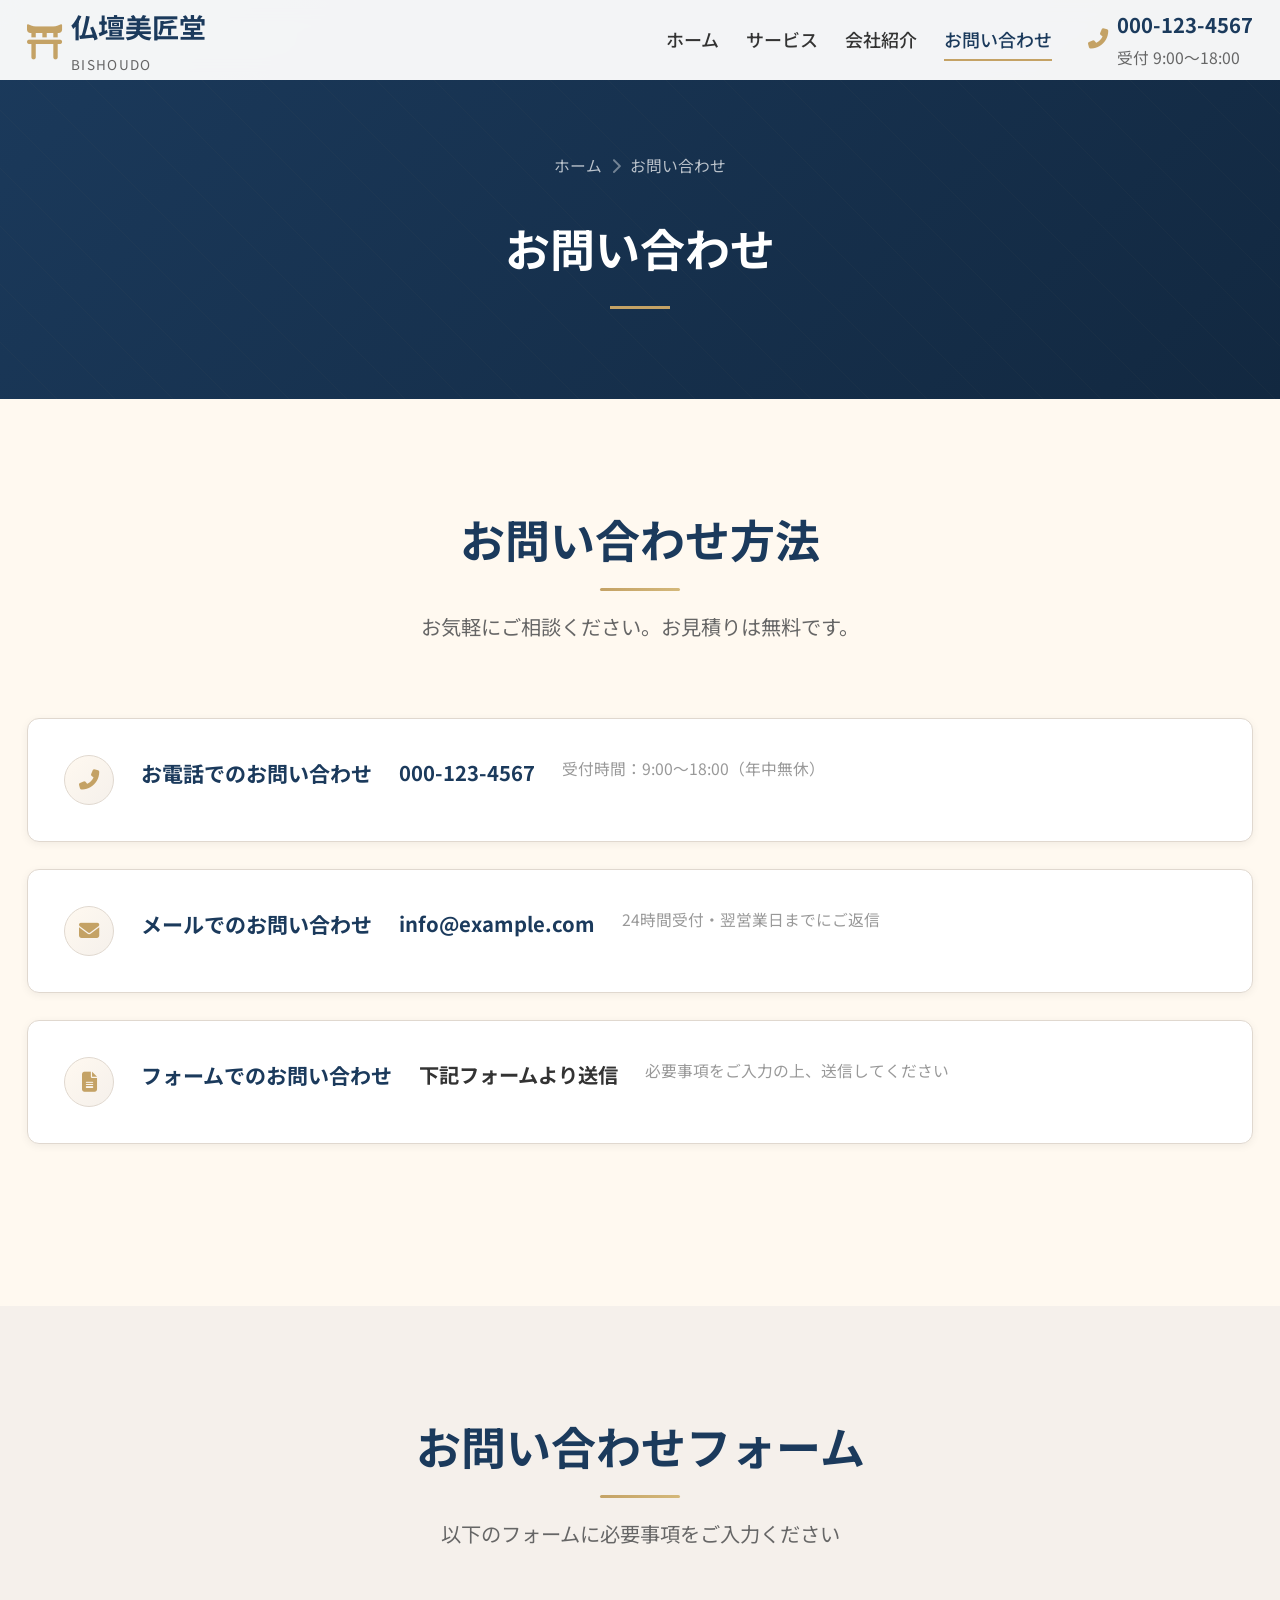
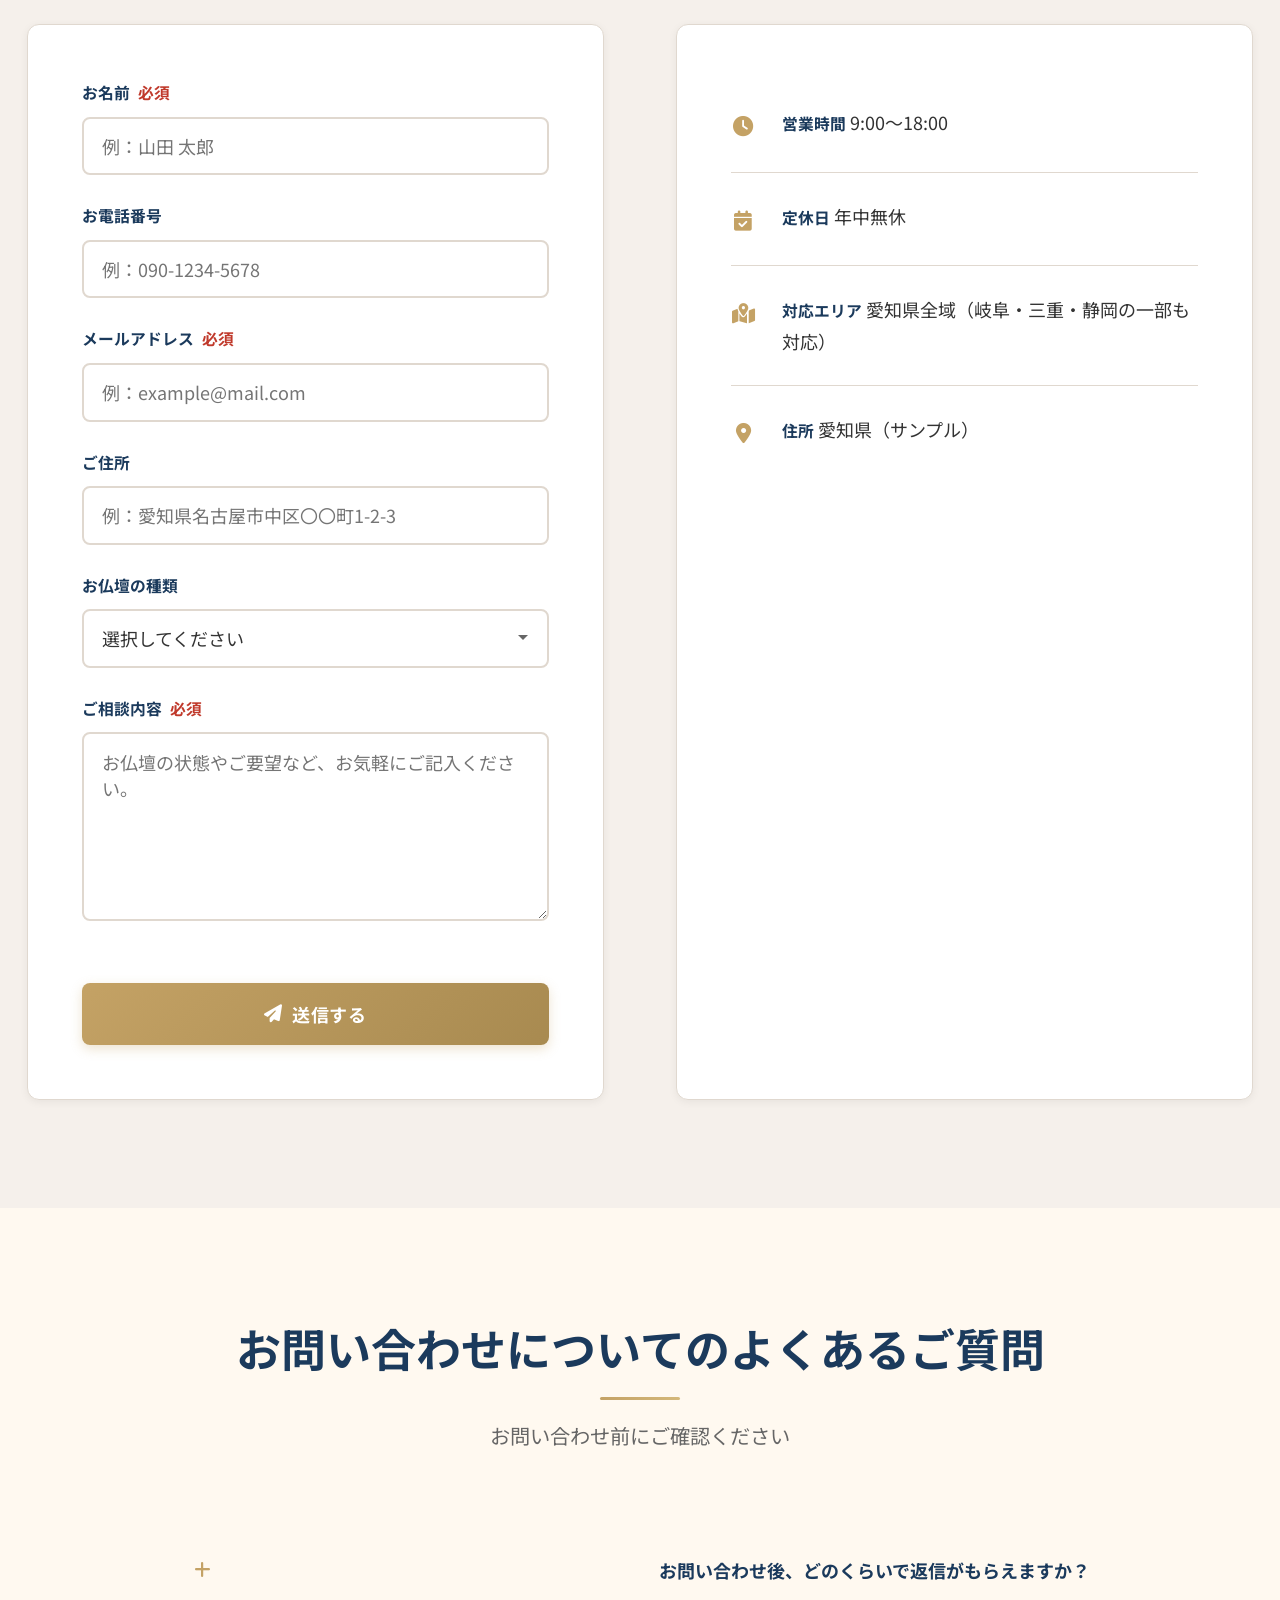
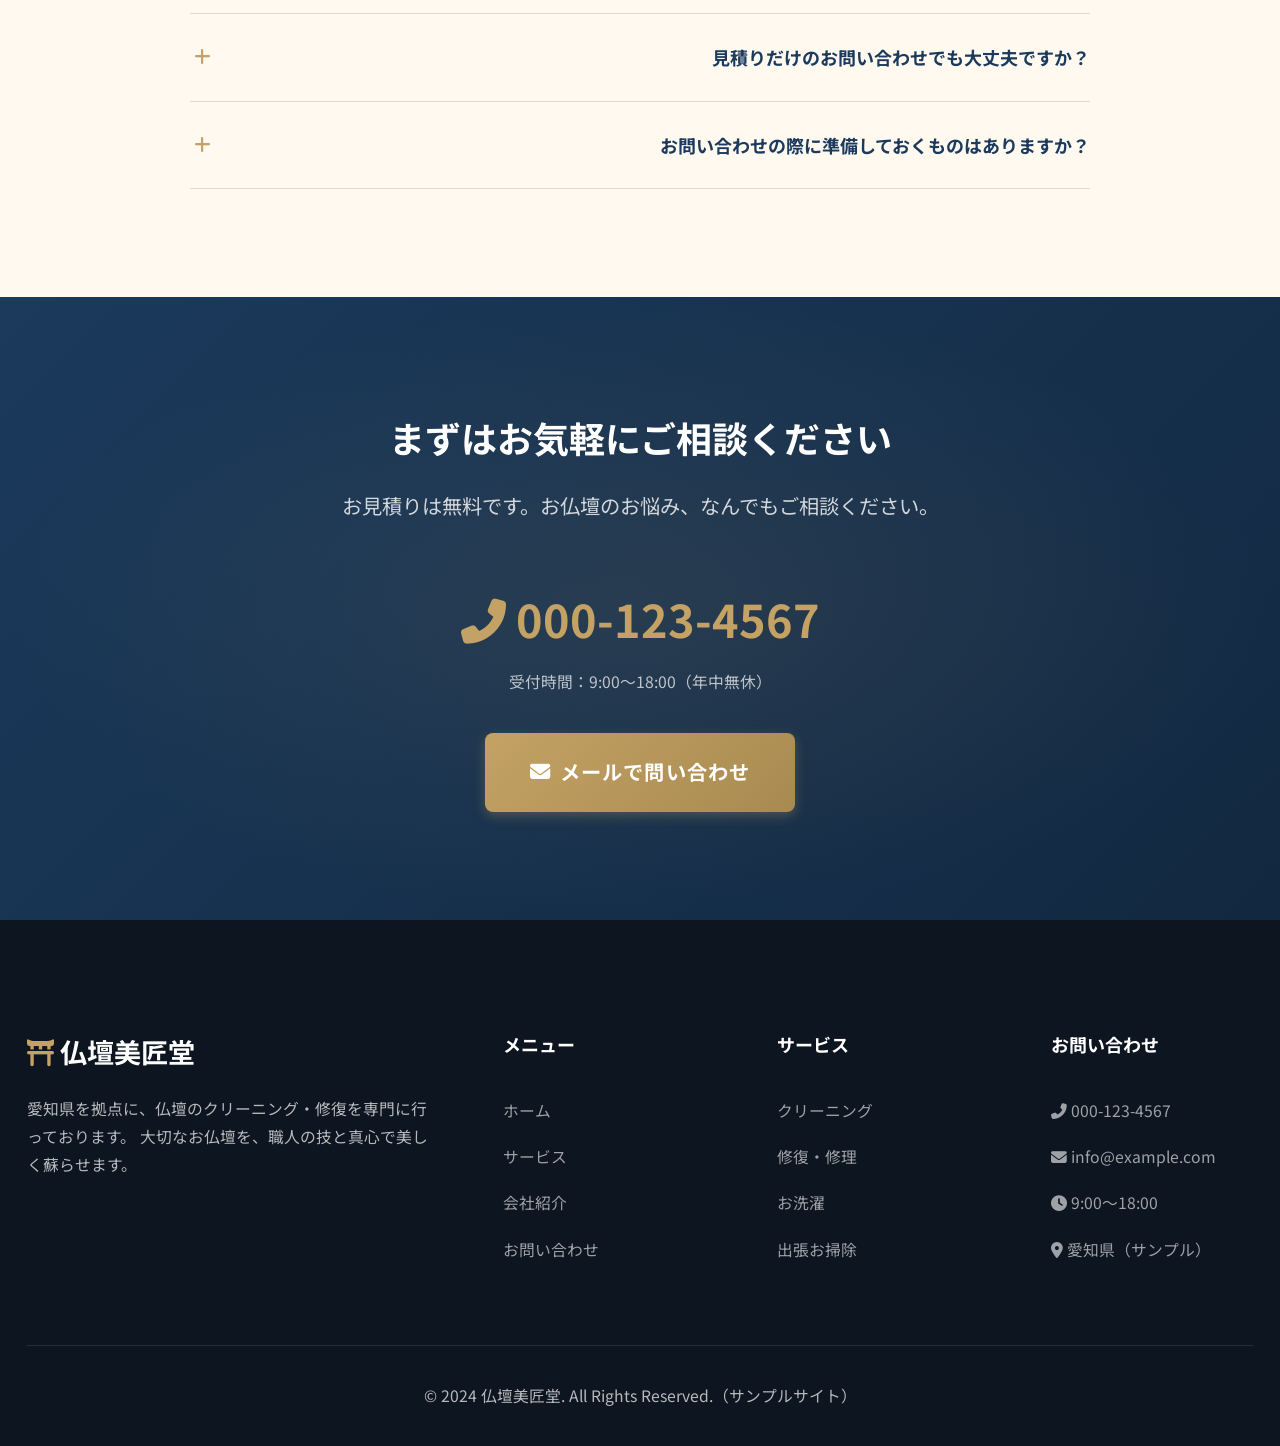
<file: docs/contact.html>
<!DOCTYPE html>
<html lang="ja">
<head>
  <meta charset="UTF-8">
  <meta name="viewport" content="width=device-width, initial-scale=1.0">
  <meta name="description" content="仏壇美匠堂へのお問い合わせ。お仏壇のクリーニング・修復に関するご相談・お見積りはお気軽にどうぞ。お電話・メール・フォームにて受付中。">
  <title>お問い合わせ | 仏壇美匠堂</title>
  <link rel="preconnect" href="https://fonts.googleapis.com">
  <link rel="preconnect" href="https://fonts.gstatic.com" crossorigin>
  <link href="https://fonts.googleapis.com/css2?family=Noto+Sans+JP:wght@400;500;700&display=swap" rel="stylesheet">
  <link rel="stylesheet" href="https://cdnjs.cloudflare.com/ajax/libs/font-awesome/6.5.1/css/all.min.css">
  <link rel="stylesheet" href="css/style.css">
</head>
<body>

  <!-- ========== HEADER ========== -->
  <header class="header" id="header">
    <div class="header__inner">
      <a href="index.html" class="header__logo">
        <span class="header__logo-icon"><i class="fas fa-torii-gate"></i></span>
        <span>
          仏壇美匠堂
          <span class="header__logo-sub">BISHOUDO</span>
        </span>
      </a>
      <button class="hamburger" id="hamburger" aria-label="メニューを開く" aria-expanded="false">
        <span class="hamburger__line"></span>
        <span class="hamburger__line"></span>
        <span class="hamburger__line"></span>
      </button>
      <nav class="nav" id="nav" aria-label="メインナビゲーション">
        <ul class="nav__list">
          <li><a href="index.html" class="nav__link">ホーム</a></li>
          <li><a href="services.html" class="nav__link">サービス</a></li>
          <li><a href="about.html" class="nav__link">会社紹介</a></li>
          <li><a href="contact.html" class="nav__link active">お問い合わせ</a></li>
        </ul>
        <div class="nav__phone">
          <i class="fas fa-phone-alt"></i>
          <div>
            <a href="tel:0001234567">000-123-4567</a>
            <span class="nav__phone-note">受付 9:00〜18:00</span>
          </div>
        </div>
      </nav>
    </div>
  </header>
  <div class="nav-overlay" id="nav-overlay"></div>

  <main>
    <!-- ========== PAGE HEADER ========== -->
    <section class="page-header">
      <div class="container page-header__content">
        <nav class="breadcrumb" aria-label="パンくずリスト">
          <a href="index.html">ホーム</a>
          <span class="breadcrumb__separator"><i class="fas fa-chevron-right"></i></span>
          <span>お問い合わせ</span>
        </nav>
        <h1 class="page-header__title">お問い合わせ</h1>
      </div>
    </section>

    <!-- ========== お問い合わせ方法 ========== -->
    <section class="section">
      <div class="container">
        <div class="section__header fade-in">
          <h2 class="section__title">お問い合わせ方法</h2>
          <p class="section__subtitle">お気軽にご相談ください。お見積りは無料です。</p>
        </div>

        <div class="contact-methods stagger">
          <div class="contact-method fade-in">
            <div class="contact-method__icon">
              <i class="fas fa-phone-alt"></i>
            </div>
            <h3 class="contact-method__title">お電話でのお問い合わせ</h3>
            <div class="contact-method__detail">
              <a href="tel:0001234567">000-123-4567</a>
            </div>
            <p class="contact-method__note">受付時間：9:00〜18:00（年中無休）</p>
          </div>

          <div class="contact-method fade-in">
            <div class="contact-method__icon">
              <i class="fas fa-envelope"></i>
            </div>
            <h3 class="contact-method__title">メールでのお問い合わせ</h3>
            <div class="contact-method__detail">
              <a href="mailto:info@example.com">info@example.com</a>
            </div>
            <p class="contact-method__note">24時間受付・翌営業日までにご返信</p>
          </div>

          <div class="contact-method fade-in">
            <div class="contact-method__icon">
              <i class="fas fa-file-alt"></i>
            </div>
            <h3 class="contact-method__title">フォームでのお問い合わせ</h3>
            <div class="contact-method__detail">
              下記フォームより送信
            </div>
            <p class="contact-method__note">必要事項をご入力の上、送信してください</p>
          </div>
        </div>
      </div>
    </section>

    <!-- ========== お問い合わせフォーム ========== -->
    <section class="section section--alt">
      <div class="container">
        <div class="section__header fade-in">
          <h2 class="section__title">お問い合わせフォーム</h2>
          <p class="section__subtitle">以下のフォームに必要事項をご入力ください</p>
        </div>

        <div class="contact-grid fade-in">
          <!-- 左カラム：フォーム -->
          <form class="form" action="#" method="POST">
            <div class="form__group">
              <label class="form__label" for="name">
                お名前 <span class="form__required">必須</span>
              </label>
              <input type="text" id="name" name="name" class="form__input" placeholder="例：山田 太郎" required>
            </div>

            <div class="form__group">
              <label class="form__label" for="tel">
                お電話番号
              </label>
              <input type="tel" id="tel" name="tel" class="form__input" placeholder="例：090-1234-5678">
            </div>

            <div class="form__group">
              <label class="form__label" for="email">
                メールアドレス <span class="form__required">必須</span>
              </label>
              <input type="email" id="email" name="email" class="form__input" placeholder="例：example@mail.com" required>
            </div>

            <div class="form__group">
              <label class="form__label" for="address">
                ご住所
              </label>
              <input type="text" id="address" name="address" class="form__input" placeholder="例：愛知県名古屋市中区〇〇町1-2-3">
            </div>

            <div class="form__group">
              <label class="form__label" for="butsudan-type">
                お仏壇の種類
              </label>
              <select id="butsudan-type" name="butsudan-type" class="form__select">
                <option value="">選択してください</option>
                <option value="金仏壇">金仏壇</option>
                <option value="唐木仏壇">唐木仏壇</option>
                <option value="モダン仏壇">モダン仏壇</option>
                <option value="その他">その他</option>
                <option value="わからない">わからない</option>
              </select>
            </div>

            <div class="form__group">
              <label class="form__label" for="message">
                ご相談内容 <span class="form__required">必須</span>
              </label>
              <textarea id="message" name="message" class="form__textarea" rows="6" placeholder="お仏壇の状態やご要望など、お気軽にご記入ください。" required></textarea>
            </div>

            <button type="submit" class="btn btn--primary form__submit">
              <i class="fas fa-paper-plane"></i> 送信する
            </button>
          </form>

          <!-- 右カラム：営業情報 -->
          <div class="business-info">
            <div class="business-info__item">
              <span class="business-info__icon"><i class="fas fa-clock"></i></span>
              <div>
                <span class="business-info__label">営業時間</span>
                <span class="business-info__value">9:00〜18:00</span>
              </div>
            </div>

            <div class="business-info__item">
              <span class="business-info__icon"><i class="fas fa-calendar-check"></i></span>
              <div>
                <span class="business-info__label">定休日</span>
                <span class="business-info__value">年中無休</span>
              </div>
            </div>

            <div class="business-info__item">
              <span class="business-info__icon"><i class="fas fa-map-marked-alt"></i></span>
              <div>
                <span class="business-info__label">対応エリア</span>
                <span class="business-info__value">愛知県全域（岐阜・三重・静岡の一部も対応）</span>
              </div>
            </div>

            <div class="business-info__item">
              <span class="business-info__icon"><i class="fas fa-map-marker-alt"></i></span>
              <div>
                <span class="business-info__label">住所</span>
                <span class="business-info__value">愛知県（サンプル）</span>
              </div>
            </div>
          </div>
        </div>
      </div>
    </section>

    <!-- ========== よくあるご質問 ========== -->
    <section class="section">
      <div class="container">
        <div class="section__header fade-in">
          <h2 class="section__title">お問い合わせについてのよくあるご質問</h2>
          <p class="section__subtitle">お問い合わせ前にご確認ください</p>
        </div>

        <div class="faq-list fade-in">
          <div class="faq-item">
            <div class="faq-item__question">
              <span class="faq-item__icon"><i class="fas fa-plus"></i></span>
              お問い合わせ後、どのくらいで返信がもらえますか？
            </div>
            <div class="faq-item__answer">
              <div class="faq-item__answer-inner">
                お電話の場合は営業時間内にその場でご対応いたします。メール・フォームからのお問い合わせは、翌営業日までにご返信いたします。お急ぎの場合はお電話にてお問い合わせください。
              </div>
            </div>
          </div>

          <div class="faq-item">
            <div class="faq-item__question">
              <span class="faq-item__icon"><i class="fas fa-plus"></i></span>
              見積りだけのお問い合わせでも大丈夫ですか？
            </div>
            <div class="faq-item__answer">
              <div class="faq-item__answer-inner">
                もちろんです。お見積りは無料で承っております。お仏壇の状態やご要望をお伺いし、最適なプランをご提案いたします。お気軽にご相談ください。
              </div>
            </div>
          </div>

          <div class="faq-item">
            <div class="faq-item__question">
              <span class="faq-item__icon"><i class="fas fa-plus"></i></span>
              お問い合わせの際に準備しておくものはありますか？
            </div>
            <div class="faq-item__answer">
              <div class="faq-item__answer-inner">
                特にご準備いただくものはございません。お仏壇の種類やサイズ、気になる点などをお伝えいただけるとスムーズにご案内できます。お仏壇のお写真をお送りいただければ、より正確なお見積りが可能です。
              </div>
            </div>
          </div>
        </div>
      </div>
    </section>

    <!-- ========== CTA ========== -->
    <section class="cta-section">
      <div class="cta-section__content">
        <h2 class="cta-section__title">まずはお気軽にご相談ください</h2>
        <p class="cta-section__text">お見積りは無料です。お仏壇のお悩み、なんでもご相談ください。</p>
        <div class="cta-section__phone">
          <a href="tel:0001234567">
            <i class="fas fa-phone-alt"></i> 000-123-4567
          </a>
        </div>
        <p class="cta-section__phone-note">受付時間：9:00〜18:00（年中無休）</p>
        <div class="cta-section__buttons">
          <a href="contact.html" class="btn btn--primary btn--lg">
            <i class="fas fa-envelope"></i> メールで問い合わせ
          </a>
        </div>
      </div>
    </section>
  </main>

  <!-- ========== FOOTER ========== -->
  <footer class="footer">
    <div class="container">
      <div class="footer__grid">
        <div>
          <div class="footer__brand">
            <span class="footer__brand-icon"><i class="fas fa-torii-gate"></i></span>
            仏壇美匠堂
          </div>
          <p class="footer__description">
            愛知県を拠点に、仏壇のクリーニング・修復を専門に行っております。
            大切なお仏壇を、職人の技と真心で美しく蘇らせます。
          </p>
        </div>

        <div>
          <h3 class="footer__heading">メニュー</h3>
          <a href="index.html" class="footer__link">ホーム</a>
          <a href="services.html" class="footer__link">サービス</a>
          <a href="about.html" class="footer__link">会社紹介</a>
          <a href="contact.html" class="footer__link">お問い合わせ</a>
        </div>

        <div>
          <h3 class="footer__heading">サービス</h3>
          <a href="services.html#cleaning" class="footer__link">クリーニング</a>
          <a href="services.html#repair" class="footer__link">修復・修理</a>
          <a href="services.html#full-restoration" class="footer__link">お洗濯</a>
          <a href="services.html#visit" class="footer__link">出張お掃除</a>
        </div>

        <div>
          <h3 class="footer__heading">お問い合わせ</h3>
          <a href="tel:0001234567" class="footer__link">
            <i class="fas fa-phone-alt"></i> 000-123-4567
          </a>
          <a href="mailto:info@example.com" class="footer__link">
            <i class="fas fa-envelope"></i> info@example.com
          </a>
          <span class="footer__link">
            <i class="fas fa-clock"></i> 9:00〜18:00
          </span>
          <span class="footer__link">
            <i class="fas fa-map-marker-alt"></i> 愛知県（サンプル）
          </span>
        </div>
      </div>

      <div class="footer__bottom">
        <p>&copy; 2024 仏壇美匠堂. All Rights Reserved.（サンプルサイト）</p>
      </div>
    </div>
  </footer>

  <!-- ========== MOBILE CTA ========== -->
  <div class="mobile-cta">
    <div class="mobile-cta__inner">
      <a href="tel:0001234567" class="mobile-cta__btn mobile-cta__btn--phone">
        <i class="fas fa-phone-alt"></i> 電話する
      </a>
      <a href="contact.html" class="mobile-cta__btn mobile-cta__btn--contact">
        <i class="fas fa-envelope"></i> お問い合わせ
      </a>
    </div>
  </div>

  <script src="js/main.js"></script>
</body>
</html>
</file>
<file: docs/css/style.css>
/* ============================================
   仏壇美匠堂 - デザインシステム & 共通スタイル
   ============================================ */

/* --- CSS Custom Properties --- */
:root {
  /* Colors */
  --color-primary: #1B3A5C;
  --color-primary-dark: #122840;
  --color-primary-light: #2A5580;
  --color-secondary: #C4A265;
  --color-secondary-light: #D4B87A;
  --color-secondary-dark: #A88A50;
  --color-brown: #5C3A1B;
  --color-brown-light: #7A5230;
  --color-bg: #FFF9F0;
  --color-bg-alt: #F5F0EB;
  --color-white: #FFFFFF;
  --color-text: #333333;
  --color-text-light: #666666;
  --color-text-muted: #999999;
  --color-border: #E0D8CF;
  --color-success: #2E7D4F;
  --color-error: #C0392B;

  /* Typography */
  --font-family: 'Noto Sans JP', 'Hiragino Sans', 'Hiragino Kaku Gothic ProN', 'Yu Gothic', 'Meiryo', sans-serif;
  --font-size-base: 18px;
  --font-size-sm: 0.875rem;
  --font-size-md: 1rem;
  --font-size-lg: 1.125rem;
  --font-size-xl: 1.5rem;
  --font-size-2xl: 2rem;
  --font-size-3xl: 2.5rem;
  --font-size-4xl: 3rem;
  --line-height: 1.8;
  --line-height-heading: 1.4;

  /* Spacing */
  --space-xs: 0.5rem;
  --space-sm: 1rem;
  --space-md: 1.5rem;
  --space-lg: 2rem;
  --space-xl: 3rem;
  --space-2xl: 4rem;
  --space-3xl: 6rem;
  --space-4xl: 8rem;

  /* Layout */
  --container-max: 1200px;
  --container-narrow: 900px;
  --header-height: 80px;
  --border-radius: 8px;
  --border-radius-lg: 12px;

  /* Shadows */
  --shadow-sm: 0 2px 8px rgba(0, 0, 0, 0.06);
  --shadow-md: 0 4px 16px rgba(0, 0, 0, 0.08);
  --shadow-lg: 0 8px 32px rgba(0, 0, 0, 0.12);
  --shadow-hover: 0 8px 24px rgba(0, 0, 0, 0.15);

  /* Transitions */
  --transition-fast: 0.2s ease;
  --transition-base: 0.3s ease;
  --transition-slow: 0.5s ease;
}

/* --- Reset & Base --- */
*,
*::before,
*::after {
  margin: 0;
  padding: 0;
  box-sizing: border-box;
}

html {
  font-size: var(--font-size-base);
  scroll-behavior: smooth;
  scroll-padding-top: var(--header-height);
}

@media (prefers-reduced-motion: reduce) {
  html {
    scroll-behavior: auto;
  }
  *,
  *::before,
  *::after {
    animation-duration: 0.01ms !important;
    animation-iteration-count: 1 !important;
    transition-duration: 0.01ms !important;
  }
}

body {
  font-family: var(--font-family);
  font-size: var(--font-size-md);
  line-height: var(--line-height);
  color: var(--color-text);
  background-color: var(--color-bg);
  -webkit-font-smoothing: antialiased;
  -moz-osx-font-smoothing: grayscale;
  overflow-x: hidden;
}

img {
  max-width: 100%;
  height: auto;
  display: block;
}

a {
  color: var(--color-primary);
  text-decoration: none;
  transition: color var(--transition-fast);
}

a:hover {
  color: var(--color-secondary);
}

a:focus-visible,
button:focus-visible,
input:focus-visible,
select:focus-visible,
textarea:focus-visible {
  outline: 3px solid var(--color-secondary);
  outline-offset: 2px;
}

ul, ol {
  list-style: none;
}

button {
  font-family: inherit;
  font-size: inherit;
  cursor: pointer;
  border: none;
  background: none;
}

/* --- Container --- */
.container {
  max-width: var(--container-max);
  margin: 0 auto;
  padding: 0 var(--space-md);
}

.container--narrow {
  max-width: var(--container-narrow);
}

/* --- Section --- */
.section {
  padding: var(--space-3xl) 0;
}

.section--alt {
  background-color: var(--color-bg-alt);
}

.section--dark {
  background-color: var(--color-primary);
  color: var(--color-white);
}

.section--dark .section__subtitle {
  color: rgba(255, 255, 255, 0.8);
}

.section__header {
  text-align: center;
  margin-bottom: var(--space-2xl);
}

.section__title {
  font-size: clamp(1.5rem, 4vw, var(--font-size-3xl));
  font-weight: 700;
  color: var(--color-primary);
  line-height: var(--line-height-heading);
  margin-bottom: var(--space-sm);
  position: relative;
}

.section--dark .section__title {
  color: var(--color-white);
}

.section__title::after {
  content: '';
  display: block;
  width: 60px;
  height: 3px;
  background: linear-gradient(90deg, var(--color-secondary), var(--color-secondary-light));
  margin: var(--space-sm) auto 0;
  border-radius: 2px;
}

.section__subtitle {
  font-size: var(--font-size-lg);
  color: var(--color-text-light);
  max-width: 600px;
  margin: 0 auto;
}

/* --- Japanese Decorative Divider --- */
.divider {
  display: flex;
  align-items: center;
  justify-content: center;
  gap: var(--space-sm);
  margin: var(--space-lg) 0;
}

.divider::before,
.divider::after {
  content: '';
  flex: 1;
  max-width: 100px;
  height: 1px;
  background: linear-gradient(90deg, transparent, var(--color-secondary), transparent);
}

.divider__icon {
  color: var(--color-secondary);
  font-size: var(--font-size-lg);
}

/* ============================================
   HEADER
   ============================================ */
.header {
  position: fixed;
  top: 0;
  left: 0;
  right: 0;
  height: var(--header-height);
  background-color: rgba(255, 255, 255, 0.95);
  backdrop-filter: blur(10px);
  -webkit-backdrop-filter: blur(10px);
  z-index: 1000;
  transition: box-shadow var(--transition-base);
  border-bottom: 1px solid transparent;
}

.header.scrolled {
  box-shadow: var(--shadow-md);
  border-bottom-color: var(--color-border);
}

.header__inner {
  display: flex;
  align-items: center;
  justify-content: space-between;
  height: 100%;
  max-width: var(--container-max);
  margin: 0 auto;
  padding: 0 var(--space-md);
}

.header__logo {
  display: flex;
  align-items: center;
  gap: var(--space-xs);
  font-size: var(--font-size-xl);
  font-weight: 700;
  color: var(--color-primary);
  text-decoration: none;
  white-space: nowrap;
}

.header__logo:hover {
  color: var(--color-primary);
}

.header__logo-icon {
  color: var(--color-secondary);
  font-size: 1.3em;
}

.header__logo-sub {
  display: block;
  font-size: 0.5em;
  font-weight: 400;
  color: var(--color-text-light);
  letter-spacing: 0.1em;
}

/* Navigation */
.nav {
  display: flex;
  align-items: center;
  gap: var(--space-lg);
}

.nav__list {
  display: flex;
  align-items: center;
  gap: var(--space-md);
}

.nav__link {
  font-size: var(--font-size-md);
  font-weight: 500;
  color: var(--color-text);
  padding: var(--space-xs) 0;
  position: relative;
  white-space: nowrap;
}

.nav__link::after {
  content: '';
  position: absolute;
  bottom: 0;
  left: 0;
  width: 0;
  height: 2px;
  background-color: var(--color-secondary);
  transition: width var(--transition-base);
}

.nav__link:hover,
.nav__link.active {
  color: var(--color-primary);
}

.nav__link:hover::after,
.nav__link.active::after {
  width: 100%;
}

.nav__phone {
  display: flex;
  align-items: center;
  gap: var(--space-xs);
  font-size: var(--font-size-lg);
  font-weight: 700;
  color: var(--color-primary);
  white-space: nowrap;
}

.nav__phone i {
  color: var(--color-secondary);
}

.nav__phone-note {
  display: block;
  font-size: var(--font-size-sm);
  font-weight: 400;
  color: var(--color-text-light);
}

/* Hamburger Menu */
.hamburger {
  display: none;
  flex-direction: column;
  justify-content: center;
  gap: 6px;
  width: 44px;
  height: 44px;
  padding: 10px;
  cursor: pointer;
  z-index: 1001;
}

.hamburger__line {
  display: block;
  width: 100%;
  height: 2px;
  background-color: var(--color-primary);
  transition: var(--transition-base);
  transform-origin: center;
}

.hamburger.active .hamburger__line:nth-child(1) {
  transform: rotate(45deg) translate(6px, 6px);
}

.hamburger.active .hamburger__line:nth-child(2) {
  opacity: 0;
}

.hamburger.active .hamburger__line:nth-child(3) {
  transform: rotate(-45deg) translate(6px, -6px);
}

/* Mobile Navigation */
@media (max-width: 968px) {
  .hamburger {
    display: flex;
  }

  .nav {
    position: fixed;
    top: 0;
    right: -100%;
    width: 80%;
    max-width: 400px;
    height: 100vh;
    background-color: var(--color-white);
    flex-direction: column;
    align-items: flex-start;
    padding: calc(var(--header-height) + var(--space-lg)) var(--space-lg) var(--space-lg);
    box-shadow: var(--shadow-lg);
    transition: right var(--transition-base);
    overflow-y: auto;
  }

  .nav.open {
    right: 0;
  }

  .nav__list {
    flex-direction: column;
    align-items: flex-start;
    width: 100%;
    gap: 0;
  }

  .nav__link {
    display: block;
    width: 100%;
    padding: var(--space-md) 0;
    font-size: var(--font-size-lg);
    border-bottom: 1px solid var(--color-border);
  }

  .nav__phone {
    margin-top: var(--space-lg);
    font-size: var(--font-size-xl);
  }
}

/* Mobile overlay */
.nav-overlay {
  display: none;
  position: fixed;
  top: 0;
  left: 0;
  width: 100%;
  height: 100%;
  background: rgba(0, 0, 0, 0.5);
  z-index: 999;
}

.nav-overlay.active {
  display: block;
}

/* ============================================
   HERO SECTION
   ============================================ */
.hero {
  position: relative;
  min-height: 85vh;
  display: flex;
  align-items: center;
  justify-content: center;
  text-align: center;
  padding: calc(var(--header-height) + var(--space-2xl)) var(--space-md) var(--space-2xl);
  background: linear-gradient(
    135deg,
    var(--color-primary) 0%,
    var(--color-primary-dark) 40%,
    #0D1F33 100%
  );
  color: var(--color-white);
  overflow: hidden;
}

.hero::before {
  content: '';
  position: absolute;
  top: 0;
  left: 0;
  right: 0;
  bottom: 0;
  background:
    radial-gradient(ellipse at 20% 50%, rgba(196, 162, 101, 0.15) 0%, transparent 50%),
    radial-gradient(ellipse at 80% 20%, rgba(196, 162, 101, 0.1) 0%, transparent 40%);
  pointer-events: none;
}

/* Decorative pattern overlay */
.hero::after {
  content: '';
  position: absolute;
  top: 0;
  left: 0;
  right: 0;
  bottom: 0;
  background-image:
    repeating-linear-gradient(
      45deg,
      transparent,
      transparent 40px,
      rgba(196, 162, 101, 0.03) 40px,
      rgba(196, 162, 101, 0.03) 41px
    );
  pointer-events: none;
}

.hero__content {
  position: relative;
  z-index: 1;
  max-width: 800px;
}

.hero__badge {
  display: inline-block;
  padding: var(--space-xs) var(--space-md);
  background: rgba(196, 162, 101, 0.2);
  border: 1px solid rgba(196, 162, 101, 0.4);
  border-radius: 50px;
  font-size: var(--font-size-sm);
  color: var(--color-secondary-light);
  letter-spacing: 0.1em;
  margin-bottom: var(--space-lg);
}

.hero__title {
  font-size: clamp(2rem, 5vw, var(--font-size-4xl));
  font-weight: 700;
  line-height: 1.3;
  margin-bottom: var(--space-md);
  letter-spacing: 0.05em;
}

.hero__title-accent {
  color: var(--color-secondary);
}

.hero__description {
  font-size: clamp(1rem, 2.5vw, var(--font-size-lg));
  line-height: var(--line-height);
  color: rgba(255, 255, 255, 0.85);
  margin-bottom: var(--space-xl);
  max-width: 600px;
  margin-left: auto;
  margin-right: auto;
}

.hero__actions {
  display: flex;
  flex-wrap: wrap;
  gap: var(--space-md);
  justify-content: center;
}

/* ============================================
   BUTTONS
   ============================================ */
.btn {
  display: inline-flex;
  align-items: center;
  justify-content: center;
  gap: var(--space-xs);
  padding: 1rem 2rem;
  font-size: var(--font-size-md);
  font-weight: 700;
  border-radius: var(--border-radius);
  transition: all var(--transition-base);
  min-height: 44px;
  min-width: 44px;
  text-decoration: none;
  white-space: nowrap;
  letter-spacing: 0.05em;
}

.btn--primary {
  background: linear-gradient(135deg, var(--color-secondary), var(--color-secondary-dark));
  color: var(--color-white);
  box-shadow: 0 4px 12px rgba(196, 162, 101, 0.3);
}

.btn--primary:hover {
  background: linear-gradient(135deg, var(--color-secondary-light), var(--color-secondary));
  color: var(--color-white);
  transform: translateY(-2px);
  box-shadow: 0 6px 20px rgba(196, 162, 101, 0.4);
}

.btn--secondary {
  background: transparent;
  color: var(--color-white);
  border: 2px solid rgba(255, 255, 255, 0.5);
}

.btn--secondary:hover {
  background: rgba(255, 255, 255, 0.1);
  border-color: var(--color-white);
  color: var(--color-white);
}

.btn--outline {
  background: transparent;
  color: var(--color-primary);
  border: 2px solid var(--color-primary);
}

.btn--outline:hover {
  background: var(--color-primary);
  color: var(--color-white);
}

.btn--lg {
  padding: 1.2rem 2.5rem;
  font-size: var(--font-size-lg);
}

.btn--phone {
  background: var(--color-primary);
  color: var(--color-white);
}

.btn--phone:hover {
  background: var(--color-primary-dark);
  color: var(--color-white);
  transform: translateY(-2px);
}

/* ============================================
   CARDS
   ============================================ */
.card {
  background: var(--color-white);
  border-radius: var(--border-radius-lg);
  padding: var(--space-lg);
  box-shadow: var(--shadow-sm);
  transition: all var(--transition-base);
  border: 1px solid var(--color-border);
}

.card:hover {
  box-shadow: var(--shadow-hover);
  transform: translateY(-4px);
}

.card__icon {
  display: flex;
  align-items: center;
  justify-content: center;
  width: 70px;
  height: 70px;
  border-radius: 50%;
  background: linear-gradient(135deg, var(--color-bg), var(--color-bg-alt));
  color: var(--color-secondary);
  font-size: var(--font-size-xl);
  margin-bottom: var(--space-md);
  border: 2px solid var(--color-border);
}

.card__title {
  font-size: var(--font-size-xl);
  font-weight: 700;
  color: var(--color-primary);
  margin-bottom: var(--space-xs);
}

.card__text {
  color: var(--color-text-light);
  line-height: var(--line-height);
}

/* ============================================
   FEATURES / STRENGTHS
   ============================================ */
.features-grid {
  display: grid;
  grid-template-columns: repeat(3, 1fr);
  gap: var(--space-lg);
}

@media (max-width: 768px) {
  .features-grid {
    grid-template-columns: 1fr;
  }
}

.feature-card {
  text-align: center;
  padding: var(--space-xl) var(--space-lg);
}

.feature-card__number {
  display: inline-flex;
  align-items: center;
  justify-content: center;
  width: 40px;
  height: 40px;
  border-radius: 50%;
  background: var(--color-secondary);
  color: var(--color-white);
  font-size: var(--font-size-sm);
  font-weight: 700;
  margin-bottom: var(--space-sm);
}

/* ============================================
   PROCESS FLOW
   ============================================ */
.process-grid {
  display: grid;
  grid-template-columns: repeat(4, 1fr);
  gap: var(--space-lg);
  position: relative;
}

.process-grid::before {
  content: '';
  position: absolute;
  top: 45px;
  left: 12.5%;
  right: 12.5%;
  height: 2px;
  background: linear-gradient(90deg, var(--color-secondary), var(--color-secondary-light));
  z-index: 0;
}

@media (max-width: 768px) {
  .process-grid {
    grid-template-columns: 1fr;
    gap: var(--space-md);
  }

  .process-grid::before {
    top: 0;
    bottom: 0;
    left: 28px;
    right: auto;
    width: 2px;
    height: auto;
  }
}

.process-step {
  text-align: center;
  position: relative;
  z-index: 1;
}

@media (max-width: 768px) {
  .process-step {
    text-align: left;
    display: flex;
    align-items: flex-start;
    gap: var(--space-md);
  }
}

.process-step__number {
  display: inline-flex;
  align-items: center;
  justify-content: center;
  width: 56px;
  height: 56px;
  border-radius: 50%;
  background: var(--color-primary);
  color: var(--color-white);
  font-size: var(--font-size-xl);
  font-weight: 700;
  margin-bottom: var(--space-sm);
  border: 4px solid var(--color-bg);
  box-shadow: var(--shadow-sm);
  flex-shrink: 0;
}

.section--alt .process-step__number {
  border-color: var(--color-bg-alt);
}

.process-step__title {
  font-size: var(--font-size-lg);
  font-weight: 700;
  color: var(--color-primary);
  margin-bottom: var(--space-xs);
}

.process-step__text {
  font-size: var(--font-size-sm);
  color: var(--color-text-light);
}

/* ============================================
   TESTIMONIALS
   ============================================ */
.testimonials-grid {
  display: grid;
  grid-template-columns: repeat(3, 1fr);
  gap: var(--space-lg);
}

@media (max-width: 768px) {
  .testimonials-grid {
    grid-template-columns: 1fr;
  }
}

.testimonial {
  padding: var(--space-xl);
  position: relative;
}

.testimonial::before {
  content: '\201C';
  position: absolute;
  top: var(--space-sm);
  left: var(--space-md);
  font-size: 4rem;
  color: var(--color-secondary);
  opacity: 0.3;
  line-height: 1;
  font-family: Georgia, serif;
}

.testimonial__text {
  font-size: var(--font-size-md);
  line-height: var(--line-height);
  color: var(--color-text);
  margin-bottom: var(--space-md);
  padding-top: var(--space-md);
}

.testimonial__author {
  display: flex;
  align-items: center;
  gap: var(--space-sm);
}

.testimonial__avatar {
  width: 48px;
  height: 48px;
  border-radius: 50%;
  background: linear-gradient(135deg, var(--color-bg-alt), var(--color-border));
  display: flex;
  align-items: center;
  justify-content: center;
  color: var(--color-text-muted);
  font-size: var(--font-size-lg);
}

.testimonial__name {
  font-weight: 700;
  color: var(--color-primary);
  font-size: var(--font-size-sm);
}

.testimonial__location {
  font-size: var(--font-size-sm);
  color: var(--color-text-muted);
}

/* Star rating */
.stars {
  color: var(--color-secondary);
  margin-bottom: var(--space-sm);
  font-size: var(--font-size-sm);
  letter-spacing: 2px;
}

/* ============================================
   SERVICE CARDS
   ============================================ */
.services-grid {
  display: grid;
  grid-template-columns: repeat(2, 1fr);
  gap: var(--space-lg);
}

@media (max-width: 768px) {
  .services-grid {
    grid-template-columns: 1fr;
  }
}

.service-card {
  padding: var(--space-xl);
  display: flex;
  flex-direction: column;
}

.service-card__badge {
  display: inline-block;
  padding: 4px 12px;
  background: var(--color-secondary);
  color: var(--color-white);
  font-size: var(--font-size-sm);
  font-weight: 700;
  border-radius: 4px;
  margin-bottom: var(--space-sm);
  align-self: flex-start;
}

.service-card__title {
  font-size: var(--font-size-xl);
  font-weight: 700;
  color: var(--color-primary);
  margin-bottom: var(--space-sm);
}

.service-card__text {
  color: var(--color-text-light);
  margin-bottom: var(--space-md);
  flex-grow: 1;
}

.service-card__link {
  display: inline-flex;
  align-items: center;
  gap: var(--space-xs);
  font-weight: 700;
  color: var(--color-secondary);
}

.service-card__link:hover {
  color: var(--color-secondary-dark);
}

/* ============================================
   AREA / MAP SECTION
   ============================================ */
.area-content {
  display: grid;
  grid-template-columns: 1fr 1fr;
  gap: var(--space-2xl);
  align-items: center;
}

@media (max-width: 768px) {
  .area-content {
    grid-template-columns: 1fr;
  }
}

.area-map {
  width: 100%;
  aspect-ratio: 4/3;
  background: var(--color-bg-alt);
  border-radius: var(--border-radius-lg);
  display: flex;
  align-items: center;
  justify-content: center;
  color: var(--color-text-muted);
  font-size: var(--font-size-lg);
  border: 2px dashed var(--color-border);
}

.area-list {
  display: flex;
  flex-wrap: wrap;
  gap: var(--space-xs);
  margin-top: var(--space-md);
}

.area-list__item {
  display: inline-block;
  padding: var(--space-xs) var(--space-sm);
  background: var(--color-white);
  border: 1px solid var(--color-border);
  border-radius: var(--border-radius);
  font-size: var(--font-size-sm);
  color: var(--color-text);
}

/* ============================================
   CTA SECTION
   ============================================ */
.cta-section {
  background: linear-gradient(135deg, var(--color-primary), var(--color-primary-dark));
  text-align: center;
  padding: var(--space-3xl) var(--space-md);
  position: relative;
  overflow: hidden;
}

.cta-section::before {
  content: '';
  position: absolute;
  top: 0;
  left: 0;
  right: 0;
  bottom: 0;
  background: radial-gradient(ellipse at center, rgba(196, 162, 101, 0.1) 0%, transparent 70%);
  pointer-events: none;
}

.cta-section__content {
  position: relative;
  z-index: 1;
}

.cta-section__title {
  font-size: clamp(1.5rem, 4vw, var(--font-size-2xl));
  color: var(--color-white);
  margin-bottom: var(--space-sm);
}

.cta-section__text {
  color: rgba(255, 255, 255, 0.8);
  margin-bottom: var(--space-xl);
  font-size: var(--font-size-lg);
}

.cta-section__phone {
  font-size: clamp(1.5rem, 4vw, var(--font-size-3xl));
  font-weight: 700;
  color: var(--color-secondary);
  margin-bottom: var(--space-xs);
}

.cta-section__phone a {
  color: var(--color-secondary);
}

.cta-section__phone-note {
  color: rgba(255, 255, 255, 0.7);
  font-size: var(--font-size-sm);
  margin-bottom: var(--space-lg);
}

.cta-section__buttons {
  display: flex;
  flex-wrap: wrap;
  gap: var(--space-md);
  justify-content: center;
}

/* ============================================
   FOOTER
   ============================================ */
.footer {
  background-color: #0D1520;
  color: rgba(255, 255, 255, 0.7);
  padding: var(--space-3xl) 0 var(--space-lg);
}

.footer__grid {
  display: grid;
  grid-template-columns: 2fr 1fr 1fr 1fr;
  gap: var(--space-2xl);
  margin-bottom: var(--space-2xl);
}

@media (max-width: 768px) {
  .footer__grid {
    grid-template-columns: 1fr;
    gap: var(--space-xl);
  }
}

.footer__brand {
  font-size: var(--font-size-xl);
  font-weight: 700;
  color: var(--color-white);
  margin-bottom: var(--space-sm);
}

.footer__brand-icon {
  color: var(--color-secondary);
}

.footer__description {
  font-size: var(--font-size-sm);
  line-height: var(--line-height);
  margin-bottom: var(--space-md);
}

.footer__heading {
  font-size: var(--font-size-md);
  font-weight: 700;
  color: var(--color-white);
  margin-bottom: var(--space-md);
}

.footer__link {
  display: block;
  color: rgba(255, 255, 255, 0.6);
  font-size: var(--font-size-sm);
  padding: var(--space-xs) 0;
  transition: color var(--transition-fast);
}

.footer__link:hover {
  color: var(--color-secondary);
}

.footer__bottom {
  border-top: 1px solid rgba(255, 255, 255, 0.1);
  padding-top: var(--space-lg);
  text-align: center;
  font-size: var(--font-size-sm);
}

/* ============================================
   PAGE HEADER (Sub pages)
   ============================================ */
.page-header {
  background: linear-gradient(135deg, var(--color-primary), var(--color-primary-dark));
  padding: calc(var(--header-height) + var(--space-2xl)) 0 var(--space-2xl);
  text-align: center;
  color: var(--color-white);
  position: relative;
  overflow: hidden;
}

.page-header::after {
  content: '';
  position: absolute;
  top: 0;
  left: 0;
  right: 0;
  bottom: 0;
  background:
    repeating-linear-gradient(
      45deg,
      transparent,
      transparent 40px,
      rgba(196, 162, 101, 0.03) 40px,
      rgba(196, 162, 101, 0.03) 41px
    );
  pointer-events: none;
}

.page-header__content {
  position: relative;
  z-index: 1;
}

.page-header__title {
  font-size: clamp(1.8rem, 4vw, var(--font-size-3xl));
  font-weight: 700;
  margin-bottom: var(--space-sm);
}

.page-header__title::after {
  content: '';
  display: block;
  width: 60px;
  height: 3px;
  background: var(--color-secondary);
  margin: var(--space-sm) auto 0;
}

/* Breadcrumb */
.breadcrumb {
  display: flex;
  align-items: center;
  justify-content: center;
  gap: var(--space-xs);
  font-size: var(--font-size-sm);
  color: rgba(255, 255, 255, 0.7);
  margin-bottom: var(--space-md);
}

.breadcrumb a {
  color: rgba(255, 255, 255, 0.7);
}

.breadcrumb a:hover {
  color: var(--color-secondary);
}

.breadcrumb__separator {
  color: rgba(255, 255, 255, 0.4);
}

/* ============================================
   SERVICE DETAIL (services.html)
   ============================================ */
.service-detail {
  display: grid;
  grid-template-columns: 1fr 1fr;
  gap: var(--space-2xl);
  align-items: center;
  margin-bottom: var(--space-3xl);
}

.service-detail:nth-child(even) {
  direction: rtl;
}

.service-detail:nth-child(even) > * {
  direction: ltr;
}

@media (max-width: 768px) {
  .service-detail,
  .service-detail:nth-child(even) {
    grid-template-columns: 1fr;
    direction: ltr;
  }
}

.service-detail__image {
  width: 100%;
  aspect-ratio: 4/3;
  background: linear-gradient(135deg, var(--color-bg-alt), var(--color-border));
  border-radius: var(--border-radius-lg);
  display: flex;
  align-items: center;
  justify-content: center;
  color: var(--color-text-muted);
  font-size: 3rem;
  border: 1px solid var(--color-border);
}

.service-detail__tag {
  display: inline-block;
  padding: 4px 12px;
  background: var(--color-secondary);
  color: var(--color-white);
  font-size: var(--font-size-sm);
  font-weight: 700;
  border-radius: 4px;
  margin-bottom: var(--space-sm);
}

.service-detail__title {
  font-size: var(--font-size-2xl);
  font-weight: 700;
  color: var(--color-primary);
  margin-bottom: var(--space-md);
}

.service-detail__text {
  color: var(--color-text-light);
  margin-bottom: var(--space-md);
}

.service-detail__list {
  list-style: none;
  margin-bottom: var(--space-md);
}

.service-detail__list li {
  padding: var(--space-xs) 0;
  padding-left: 1.5em;
  position: relative;
  color: var(--color-text);
}

.service-detail__list li::before {
  content: '\f00c';
  font-family: 'Font Awesome 6 Free';
  font-weight: 900;
  position: absolute;
  left: 0;
  color: var(--color-secondary);
}

/* Before/After */
.before-after {
  display: grid;
  grid-template-columns: 1fr auto 1fr;
  gap: var(--space-md);
  align-items: center;
  max-width: 800px;
  margin: 0 auto;
}

@media (max-width: 600px) {
  .before-after {
    grid-template-columns: 1fr;
    text-align: center;
  }
}

.before-after__item {
  text-align: center;
}

.before-after__image {
  width: 100%;
  aspect-ratio: 1;
  border-radius: var(--border-radius-lg);
  display: flex;
  align-items: center;
  justify-content: center;
  font-size: var(--font-size-lg);
  margin-bottom: var(--space-sm);
  border: 2px solid var(--color-border);
}

.before-after__image--before {
  background: linear-gradient(135deg, #E8DDD0, #D4C9BC);
  color: var(--color-brown);
}

.before-after__image--after {
  background: linear-gradient(135deg, #FFF5E0, #FFE8B8);
  color: var(--color-secondary-dark);
}

.before-after__label {
  font-weight: 700;
  font-size: var(--font-size-sm);
  color: var(--color-primary);
}

.before-after__arrow {
  font-size: var(--font-size-2xl);
  color: var(--color-secondary);
}

/* ============================================
   PRICE TABLE
   ============================================ */
.price-table {
  width: 100%;
  border-collapse: collapse;
  background: var(--color-white);
  border-radius: var(--border-radius-lg);
  overflow: hidden;
  box-shadow: var(--shadow-sm);
}

.price-table thead {
  background: var(--color-primary);
  color: var(--color-white);
}

.price-table th,
.price-table td {
  padding: var(--space-md);
  text-align: left;
  border-bottom: 1px solid var(--color-border);
}

.price-table th {
  font-weight: 700;
  font-size: var(--font-size-sm);
}

.price-table td {
  font-size: var(--font-size-md);
}

.price-table tbody tr:hover {
  background: var(--color-bg);
}

.price-table .price {
  font-weight: 700;
  color: var(--color-primary);
  white-space: nowrap;
}

.price-note {
  font-size: var(--font-size-sm);
  color: var(--color-text-muted);
  margin-top: var(--space-sm);
}

/* ============================================
   FAQ ACCORDION
   ============================================ */
.faq-list {
  max-width: var(--container-narrow);
  margin: 0 auto;
}

.faq-item {
  border-bottom: 1px solid var(--color-border);
}

.faq-item__question {
  width: 100%;
  display: flex;
  align-items: center;
  justify-content: space-between;
  gap: var(--space-md);
  padding: var(--space-md) 0;
  font-size: var(--font-size-md);
  font-weight: 700;
  color: var(--color-primary);
  text-align: left;
  cursor: pointer;
  min-height: 44px;
}

.faq-item__question:hover {
  color: var(--color-secondary);
}

.faq-item__icon {
  flex-shrink: 0;
  width: 24px;
  height: 24px;
  display: flex;
  align-items: center;
  justify-content: center;
  transition: transform var(--transition-base);
  color: var(--color-secondary);
}

.faq-item.active .faq-item__icon {
  transform: rotate(180deg);
}

.faq-item__answer {
  max-height: 0;
  overflow: hidden;
  transition: max-height var(--transition-base);
}

.faq-item__answer-inner {
  padding: 0 0 var(--space-md);
  color: var(--color-text-light);
  line-height: var(--line-height);
}

/* ============================================
   CONTACT FORM
   ============================================ */
.contact-grid {
  display: grid;
  grid-template-columns: 1fr 1fr;
  gap: var(--space-2xl);
}

@media (max-width: 768px) {
  .contact-grid {
    grid-template-columns: 1fr;
  }
}

.contact-methods {
  display: grid;
  grid-template-columns: 1fr;
  gap: var(--space-md);
  margin-bottom: var(--space-xl);
}

.contact-method {
  display: flex;
  align-items: flex-start;
  gap: var(--space-md);
  padding: var(--space-lg);
  background: var(--color-white);
  border-radius: var(--border-radius-lg);
  box-shadow: var(--shadow-sm);
  border: 1px solid var(--color-border);
}

.contact-method__icon {
  width: 50px;
  height: 50px;
  border-radius: 50%;
  background: linear-gradient(135deg, var(--color-bg), var(--color-bg-alt));
  display: flex;
  align-items: center;
  justify-content: center;
  color: var(--color-secondary);
  font-size: var(--font-size-lg);
  flex-shrink: 0;
  border: 1px solid var(--color-border);
}

.contact-method__title {
  font-weight: 700;
  color: var(--color-primary);
  margin-bottom: 4px;
}

.contact-method__detail {
  font-size: var(--font-size-lg);
  font-weight: 700;
  color: var(--color-text);
}

.contact-method__note {
  font-size: var(--font-size-sm);
  color: var(--color-text-muted);
}

/* Form */
.form {
  background: var(--color-white);
  padding: var(--space-xl);
  border-radius: var(--border-radius-lg);
  box-shadow: var(--shadow-sm);
  border: 1px solid var(--color-border);
}

.form__group {
  margin-bottom: var(--space-md);
}

.form__label {
  display: block;
  font-weight: 700;
  color: var(--color-primary);
  margin-bottom: var(--space-xs);
  font-size: var(--font-size-sm);
}

.form__required {
  color: var(--color-error);
  font-size: var(--font-size-sm);
  margin-left: 4px;
}

.form__input,
.form__select,
.form__textarea {
  width: 100%;
  padding: 0.8rem 1rem;
  font-size: var(--font-size-md);
  font-family: var(--font-family);
  border: 2px solid var(--color-border);
  border-radius: var(--border-radius);
  background: var(--color-white);
  color: var(--color-text);
  transition: border-color var(--transition-fast);
  min-height: 44px;
}

.form__input:focus,
.form__select:focus,
.form__textarea:focus {
  border-color: var(--color-secondary);
  outline: none;
  box-shadow: 0 0 0 3px rgba(196, 162, 101, 0.2);
}

.form__textarea {
  min-height: 150px;
  resize: vertical;
}

.form__select {
  appearance: none;
  background-image: url("data:image/svg+xml,%3Csvg xmlns='http://www.w3.org/2000/svg' width='12' height='12' viewBox='0 0 12 12'%3E%3Cpath fill='%23666' d='M6 8L1 3h10z'/%3E%3C/svg%3E");
  background-repeat: no-repeat;
  background-position: right 1rem center;
  padding-right: 2.5rem;
}

.form__submit {
  width: 100%;
  margin-top: var(--space-md);
}

/* ============================================
   ABOUT PAGE
   ============================================ */
.craftsman-section {
  display: grid;
  grid-template-columns: 1fr 1fr;
  gap: var(--space-2xl);
  align-items: center;
}

@media (max-width: 768px) {
  .craftsman-section {
    grid-template-columns: 1fr;
  }
}

.craftsman-image {
  width: 100%;
  aspect-ratio: 3/4;
  background: linear-gradient(135deg, var(--color-bg-alt), var(--color-border));
  border-radius: var(--border-radius-lg);
  display: flex;
  align-items: center;
  justify-content: center;
  color: var(--color-text-muted);
  font-size: 4rem;
  border: 1px solid var(--color-border);
}

.craftsman-text__title {
  font-size: var(--font-size-2xl);
  font-weight: 700;
  color: var(--color-primary);
  margin-bottom: var(--space-md);
}

.craftsman-text__body {
  color: var(--color-text-light);
  margin-bottom: var(--space-md);
}

.craftsman-text__body p {
  margin-bottom: var(--space-sm);
}

/* Company Info Table */
.info-table {
  width: 100%;
  border-collapse: collapse;
  background: var(--color-white);
  border-radius: var(--border-radius-lg);
  overflow: hidden;
  box-shadow: var(--shadow-sm);
}

.info-table th,
.info-table td {
  padding: var(--space-md);
  text-align: left;
  border-bottom: 1px solid var(--color-border);
  font-size: var(--font-size-md);
}

.info-table th {
  background: var(--color-bg-alt);
  font-weight: 700;
  color: var(--color-primary);
  width: 30%;
  white-space: nowrap;
}

@media (max-width: 600px) {
  .info-table th,
  .info-table td {
    display: block;
    width: 100%;
  }

  .info-table th {
    border-bottom: none;
    padding-bottom: var(--space-xs);
  }
}

/* Reasons to choose */
.reasons-grid {
  display: grid;
  grid-template-columns: repeat(2, 1fr);
  gap: var(--space-lg);
}

@media (max-width: 768px) {
  .reasons-grid {
    grid-template-columns: 1fr;
  }
}

.reason-card {
  display: flex;
  gap: var(--space-md);
  padding: var(--space-lg);
}

.reason-card__icon {
  width: 60px;
  height: 60px;
  border-radius: 50%;
  background: linear-gradient(135deg, var(--color-primary), var(--color-primary-light));
  color: var(--color-secondary);
  display: flex;
  align-items: center;
  justify-content: center;
  font-size: var(--font-size-xl);
  flex-shrink: 0;
}

.reason-card__title {
  font-size: var(--font-size-lg);
  font-weight: 700;
  color: var(--color-primary);
  margin-bottom: var(--space-xs);
}

.reason-card__text {
  font-size: var(--font-size-sm);
  color: var(--color-text-light);
}

/* Map Placeholder */
.map-placeholder {
  width: 100%;
  height: 400px;
  background: var(--color-bg-alt);
  border-radius: var(--border-radius-lg);
  display: flex;
  align-items: center;
  justify-content: center;
  color: var(--color-text-muted);
  font-size: var(--font-size-lg);
  border: 2px dashed var(--color-border);
  flex-direction: column;
  gap: var(--space-sm);
}

.map-placeholder i {
  font-size: 3rem;
  color: var(--color-secondary);
  opacity: 0.5;
}

/* ============================================
   BUSINESS INFO (Contact page)
   ============================================ */
.business-info {
  background: var(--color-white);
  padding: var(--space-xl);
  border-radius: var(--border-radius-lg);
  box-shadow: var(--shadow-sm);
  border: 1px solid var(--color-border);
}

.business-info__item {
  display: flex;
  align-items: flex-start;
  gap: var(--space-md);
  padding: var(--space-md) 0;
  border-bottom: 1px solid var(--color-border);
}

.business-info__item:last-child {
  border-bottom: none;
}

.business-info__icon {
  color: var(--color-secondary);
  font-size: var(--font-size-lg);
  margin-top: 2px;
  width: 24px;
  text-align: center;
  flex-shrink: 0;
}

.business-info__label {
  font-weight: 700;
  color: var(--color-primary);
  font-size: var(--font-size-sm);
  margin-bottom: 2px;
}

.business-info__value {
  color: var(--color-text);
}

/* ============================================
   FIXED MOBILE CTA
   ============================================ */
.mobile-cta {
  display: none;
  position: fixed;
  bottom: 0;
  left: 0;
  right: 0;
  background: var(--color-white);
  box-shadow: 0 -4px 16px rgba(0, 0, 0, 0.1);
  z-index: 999;
  padding: var(--space-sm);
}

.mobile-cta__inner {
  display: flex;
  gap: var(--space-xs);
  max-width: var(--container-max);
  margin: 0 auto;
}

.mobile-cta__btn {
  flex: 1;
  display: flex;
  align-items: center;
  justify-content: center;
  gap: var(--space-xs);
  padding: var(--space-sm);
  border-radius: var(--border-radius);
  font-weight: 700;
  font-size: var(--font-size-sm);
  min-height: 44px;
  text-decoration: none;
}

.mobile-cta__btn--phone {
  background: var(--color-primary);
  color: var(--color-white);
}

.mobile-cta__btn--contact {
  background: var(--color-secondary);
  color: var(--color-white);
}

@media (max-width: 768px) {
  .mobile-cta {
    display: block;
  }

  body {
    padding-bottom: 70px;
  }
}

/* ============================================
   ICON ANIMATIONS & MICRO-INTERACTIONS
   ============================================ */

/* --- Keyframe Animations --- */
@keyframes float {
  0%, 100% { transform: translateY(0); }
  50% { transform: translateY(-8px); }
}

@keyframes pulse {
  0%, 100% { transform: scale(1); }
  50% { transform: scale(1.15); }
}

@keyframes sparkle {
  0%, 100% { opacity: 1; filter: brightness(1); }
  50% { opacity: 0.8; filter: brightness(1.3); }
}

@keyframes wiggle {
  0%, 100% { transform: rotate(0deg); }
  15% { transform: rotate(-8deg); }
  30% { transform: rotate(6deg); }
  45% { transform: rotate(-4deg); }
  60% { transform: rotate(2deg); }
  75% { transform: rotate(0deg); }
}

@keyframes bounceIn {
  0% { transform: scale(0.3); opacity: 0; }
  50% { transform: scale(1.05); }
  70% { transform: scale(0.95); }
  100% { transform: scale(1); opacity: 1; }
}

@keyframes slideUp {
  0% { transform: translateY(10px); opacity: 0; }
  100% { transform: translateY(0); opacity: 1; }
}

@keyframes shimmer {
  0% { background-position: -200% center; }
  100% { background-position: 200% center; }
}

@keyframes ringPulse {
  0% { box-shadow: 0 0 0 0 rgba(196, 162, 101, 0.4); }
  70% { box-shadow: 0 0 0 12px rgba(196, 162, 101, 0); }
  100% { box-shadow: 0 0 0 0 rgba(196, 162, 101, 0); }
}

@keyframes gentleSpin {
  0% { transform: rotate(0deg); }
  100% { transform: rotate(360deg); }
}

@keyframes starTwinkle {
  0%, 100% { transform: scale(1); opacity: 1; }
  50% { transform: scale(1.3); opacity: 0.7; }
}

/* --- Logo Icon Animation --- */
.header__logo-icon i {
  display: inline-block;
  transition: transform 0.4s cubic-bezier(0.34, 1.56, 0.64, 1);
}

.header__logo:hover .header__logo-icon i {
  animation: wiggle 0.8s ease-in-out;
}

.footer__brand-icon i {
  display: inline-block;
  animation: float 3s ease-in-out infinite;
}

/* --- Feature Card Icon Animations --- */
.card__icon {
  transition: all 0.4s cubic-bezier(0.34, 1.56, 0.64, 1);
  position: relative;
}

.card__icon i {
  display: inline-block;
  transition: all 0.4s cubic-bezier(0.34, 1.56, 0.64, 1);
}

.card:hover .card__icon {
  background: linear-gradient(135deg, var(--color-secondary), var(--color-secondary-dark));
  color: var(--color-white);
  border-color: var(--color-secondary);
  animation: ringPulse 1s ease-out;
}

.card:hover .card__icon i {
  transform: scale(1.2);
}

/* Different icon animations per feature card */
.feature-card:nth-child(1):hover .card__icon i {
  animation: wiggle 0.6s ease-in-out;
}

.feature-card:nth-child(2):hover .card__icon i {
  animation: sparkle 1s ease-in-out infinite;
}

.feature-card:nth-child(3):hover .card__icon i {
  animation: pulse 0.8s ease-in-out;
}

/* --- Service Card Link Arrow Animation --- */
.service-card__link i {
  display: inline-block;
  transition: transform 0.3s cubic-bezier(0.34, 1.56, 0.64, 1);
}

.service-card__link:hover i {
  transform: translateX(6px);
}

/* --- Service Card Badge Pulse --- */
.service-card__badge {
  position: relative;
  overflow: hidden;
}

.service-card__badge::after {
  content: '';
  position: absolute;
  top: 0;
  left: -100%;
  width: 100%;
  height: 100%;
  background: linear-gradient(90deg, transparent, rgba(255,255,255,0.3), transparent);
  animation: shimmer 3s ease-in-out infinite;
}

/* --- Process Step Number Animation --- */
.process-step__number {
  transition: all 0.4s cubic-bezier(0.34, 1.56, 0.64, 1);
}

.process-step:hover .process-step__number {
  transform: scale(1.15);
  background: var(--color-secondary);
  box-shadow: 0 4px 16px rgba(196, 162, 101, 0.4);
}

/* --- Testimonial Star Animation --- */
.stars i {
  display: inline-block;
  transition: transform 0.3s ease;
}

.testimonial:hover .stars i:nth-child(1) { animation: starTwinkle 0.6s ease 0s; }
.testimonial:hover .stars i:nth-child(2) { animation: starTwinkle 0.6s ease 0.1s; }
.testimonial:hover .stars i:nth-child(3) { animation: starTwinkle 0.6s ease 0.2s; }
.testimonial:hover .stars i:nth-child(4) { animation: starTwinkle 0.6s ease 0.3s; }
.testimonial:hover .stars i:nth-child(5) { animation: starTwinkle 0.6s ease 0.4s; }

/* --- Testimonial Avatar Hover --- */
.testimonial__avatar {
  transition: all 0.4s ease;
}

.testimonial:hover .testimonial__avatar {
  background: linear-gradient(135deg, var(--color-secondary-light), var(--color-secondary));
  color: var(--color-white);
  transform: scale(1.1);
}

/* --- Area List Item Hover --- */
.area-list__item {
  transition: all 0.3s ease;
  cursor: default;
}

.area-list__item:hover {
  background: var(--color-secondary);
  color: var(--color-white);
  border-color: var(--color-secondary);
  transform: translateY(-2px);
  box-shadow: 0 4px 8px rgba(196, 162, 101, 0.3);
}

/* --- CTA Phone Icon Animation --- */
.cta-section__phone i {
  display: inline-block;
  animation: wiggle 2s ease-in-out infinite;
}

/* --- Contact Method Icon Animation --- */
.contact-method__icon {
  transition: all 0.4s cubic-bezier(0.34, 1.56, 0.64, 1);
}

.contact-method:hover .contact-method__icon {
  background: linear-gradient(135deg, var(--color-secondary), var(--color-secondary-dark));
  color: var(--color-white);
  border-color: var(--color-secondary);
  transform: scale(1.1) rotate(-5deg);
}

.contact-method {
  transition: all 0.3s ease;
}

.contact-method:hover {
  transform: translateY(-3px);
  box-shadow: var(--shadow-hover);
}

/* --- Reason Card Icon Animation --- */
.reason-card__icon {
  transition: all 0.4s cubic-bezier(0.34, 1.56, 0.64, 1);
}

.reason-card:hover .reason-card__icon {
  transform: scale(1.1) rotate(5deg);
  box-shadow: 0 4px 16px rgba(196, 162, 101, 0.3);
}

.reason-card {
  transition: all 0.3s ease;
}

.reason-card:hover {
  transform: translateY(-3px);
}

/* --- Button Hover Effects Enhanced --- */
.btn i {
  display: inline-block;
  transition: transform 0.3s cubic-bezier(0.34, 1.56, 0.64, 1);
}

.btn:hover i {
  transform: scale(1.2);
}

.btn--primary:active {
  transform: translateY(0) scale(0.98);
}

/* --- FAQ Accordion Icon Smooth Animation --- */
.faq-item__icon {
  transition: transform 0.4s cubic-bezier(0.34, 1.56, 0.64, 1), color 0.3s ease;
}

.faq-item:hover .faq-item__icon {
  color: var(--color-primary);
}

.faq-item__question {
  transition: color 0.3s ease;
}

/* --- Before/After Arrow Bounce --- */
.before-after__arrow i {
  display: inline-block;
  animation: float 2s ease-in-out infinite;
}

/* --- Mobile CTA Button Animations --- */
.mobile-cta__btn i {
  display: inline-block;
}

.mobile-cta__btn--phone i {
  animation: wiggle 3s ease-in-out infinite;
}

/* --- Service Detail Image Icon --- */
.service-detail__image i {
  display: inline-block;
  transition: all 0.5s ease;
}

.service-detail__image:hover i {
  transform: scale(1.2);
  color: var(--color-secondary);
}

/* --- Hero Badge Shimmer --- */
.hero__badge {
  position: relative;
  overflow: hidden;
}

.hero__badge::after {
  content: '';
  position: absolute;
  top: 0;
  left: -100%;
  width: 100%;
  height: 100%;
  background: linear-gradient(90deg, transparent, rgba(255,255,255,0.15), transparent);
  animation: shimmer 4s ease-in-out infinite;
}

/* --- Feature Card Number Pop --- */
.feature-card__number {
  transition: all 0.4s cubic-bezier(0.34, 1.56, 0.64, 1);
}

.feature-card:hover .feature-card__number {
  transform: scale(1.15) rotate(-5deg);
  box-shadow: 0 4px 12px rgba(196, 162, 101, 0.4);
}

/* --- Service Detail Tag Shimmer --- */
.service-detail__tag {
  position: relative;
  overflow: hidden;
}

.service-detail__tag::after {
  content: '';
  position: absolute;
  top: 0;
  left: -100%;
  width: 100%;
  height: 100%;
  background: linear-gradient(90deg, transparent, rgba(255,255,255,0.3), transparent);
  animation: shimmer 3s ease-in-out infinite;
}

/* --- Section Title Underline Animation --- */
.section__title::after {
  transition: width 0.6s cubic-bezier(0.34, 1.56, 0.64, 1);
  width: 60px;
}

.section__header.visible .section__title::after {
  width: 80px;
}

/* --- Card Lift Enhancement --- */
.card {
  transition: all 0.4s cubic-bezier(0.25, 0.46, 0.45, 0.94);
}

.card:hover {
  box-shadow: 0 12px 40px rgba(0, 0, 0, 0.12);
}

/* --- Nav Link Hover Bounce --- */
.nav__link::after {
  transition: width 0.3s cubic-bezier(0.34, 1.56, 0.64, 1);
}

/* --- Business Info Icon Animation --- */
.business-info__icon i {
  display: inline-block;
  transition: all 0.3s ease;
}

.business-info__item:hover .business-info__icon i {
  transform: scale(1.2);
  color: var(--color-secondary-dark);
}

/* --- Map Placeholder Icon Pulse --- */
.map-placeholder i {
  animation: pulse 3s ease-in-out infinite;
}

/* --- Price Table Row Hover --- */
.price-table tbody tr {
  transition: background-color 0.3s ease, transform 0.3s ease;
}

.price-table tbody tr:hover {
  background: var(--color-bg);
}

/* ============================================
   SCROLL ANIMATIONS
   ============================================ */
.fade-in {
  opacity: 0;
  transform: translateY(30px);
  transition: opacity 0.6s ease, transform 0.6s ease;
}

.fade-in.visible {
  opacity: 1;
  transform: translateY(0);
}

.fade-in-left {
  opacity: 0;
  transform: translateX(-30px);
  transition: opacity 0.6s ease, transform 0.6s ease;
}

.fade-in-left.visible {
  opacity: 1;
  transform: translateX(0);
}

.fade-in-right {
  opacity: 0;
  transform: translateX(30px);
  transition: opacity 0.6s ease, transform 0.6s ease;
}

.fade-in-right.visible {
  opacity: 1;
  transform: translateX(0);
}

/* Stagger children */
.stagger > * {
  opacity: 0;
  transform: translateY(20px);
  transition: opacity 0.5s ease, transform 0.5s ease;
}

.stagger.visible > *:nth-child(1) { transition-delay: 0s; }
.stagger.visible > *:nth-child(2) { transition-delay: 0.1s; }
.stagger.visible > *:nth-child(3) { transition-delay: 0.2s; }
.stagger.visible > *:nth-child(4) { transition-delay: 0.3s; }
.stagger.visible > *:nth-child(5) { transition-delay: 0.4s; }
.stagger.visible > *:nth-child(6) { transition-delay: 0.5s; }

.stagger.visible > * {
  opacity: 1;
  transform: translateY(0);
}

/* ============================================
   UTILITY CLASSES
   ============================================ */
.text-center { text-align: center; }
.text-left { text-align: left; }
.mt-sm { margin-top: var(--space-sm); }
.mt-md { margin-top: var(--space-md); }
.mt-lg { margin-top: var(--space-lg); }
.mt-xl { margin-top: var(--space-xl); }
.mb-sm { margin-bottom: var(--space-sm); }
.mb-md { margin-bottom: var(--space-md); }
.mb-lg { margin-bottom: var(--space-lg); }
.mb-xl { margin-bottom: var(--space-xl); }

/* ============================================
   MOBILE OPTIMIZATION - No Horizontal Scroll
   ============================================ */
html, body {
  max-width: 100vw;
  overflow-x: hidden;
}

/* Ensure all elements respect viewport width */
*, *::before, *::after {
  max-width: 100vw;
}

.container, .header__inner, .mobile-cta__inner {
  max-width: 100%;
}

@media (max-width: 768px) {
  /* Reduce section padding on mobile */
  .section {
    padding: var(--space-2xl) 0;
  }

  /* Hero mobile optimization */
  .hero {
    min-height: 70vh;
    padding: calc(var(--header-height) + var(--space-lg)) var(--space-sm) var(--space-xl);
  }

  .hero__title {
    font-size: clamp(1.6rem, 6vw, 2.2rem);
  }

  .hero__description {
    font-size: clamp(0.9rem, 3vw, 1rem);
  }

  .hero__actions {
    flex-direction: column;
    align-items: stretch;
  }

  .hero__actions .btn {
    width: 100%;
    justify-content: center;
  }

  /* CTA section mobile */
  .cta-section {
    padding: var(--space-2xl) var(--space-sm);
  }

  .cta-section__phone {
    font-size: clamp(1.3rem, 5vw, 1.8rem);
  }

  .cta-section__buttons .btn {
    width: 100%;
  }

  /* Price table mobile - horizontal scroll prevention */
  .price-table {
    display: block;
    overflow-x: auto;
    -webkit-overflow-scrolling: touch;
    border-radius: var(--border-radius-lg);
  }

  .price-table th,
  .price-table td {
    padding: var(--space-sm);
    font-size: var(--font-size-sm);
    white-space: nowrap;
  }

  /* Contact grid mobile */
  .contact-methods {
    margin-bottom: var(--space-lg);
  }

  .contact-method {
    flex-direction: column;
    text-align: center;
    align-items: center;
  }

  /* Form mobile */
  .form {
    padding: var(--space-lg);
  }

  /* Breadcrumb mobile */
  .breadcrumb {
    font-size: 0.75rem;
    flex-wrap: wrap;
  }

  /* Before/After mobile */
  .before-after__arrow {
    transform: rotate(90deg);
  }

  /* Area map mobile */
  .area-map {
    aspect-ratio: 16/9;
    flex-direction: column;
    gap: var(--space-xs);
  }

  /* Service detail mobile */
  .service-detail__image {
    aspect-ratio: 16/9;
  }

  /* Page header mobile */
  .page-header {
    padding: calc(var(--header-height) + var(--space-lg)) 0 var(--space-lg);
  }

  /* Footer mobile tweaks */
  .footer {
    padding: var(--space-2xl) 0 var(--space-md);
  }

  /* Reduce icon animation intensity on mobile for performance */
  .footer__brand-icon i {
    animation: float 4s ease-in-out infinite;
  }

  /* Touch-friendly tap targets */
  .faq-item__question {
    padding: var(--space-md) var(--space-xs);
    min-height: 54px;
  }

  /* Service card link bigger tap target */
  .service-card__link {
    padding: var(--space-sm) 0;
  }
}

@media (max-width: 480px) {
  /* Extra small screens */
  .container {
    padding: 0 var(--space-sm);
  }

  .hero__badge {
    font-size: 0.75rem;
    padding: 6px var(--space-sm);
  }

  .section__title {
    font-size: clamp(1.3rem, 5vw, 1.8rem);
  }

  .section__subtitle {
    font-size: var(--font-size-sm);
  }

  .card {
    padding: var(--space-md);
  }

  .feature-card {
    padding: var(--space-lg) var(--space-md);
  }

  .testimonial {
    padding: var(--space-lg);
  }

  .btn--lg {
    padding: 1rem 1.5rem;
    font-size: var(--font-size-md);
  }

  /* Footer grid on very small screens */
  .footer__grid {
    gap: var(--space-lg);
  }

  .footer__brand {
    font-size: var(--font-size-lg);
  }

  /* Process step text */
  .process-step__title {
    font-size: var(--font-size-md);
  }

  .process-step__number {
    width: 48px;
    height: 48px;
    font-size: var(--font-size-lg);
  }

  /* Header logo smaller on tiny screens */
  .header__logo {
    font-size: var(--font-size-lg);
  }

  .header__logo-icon {
    font-size: 1.2em;
  }
}

/* Screen reader only */
.sr-only {
  position: absolute;
  width: 1px;
  height: 1px;
  padding: 0;
  margin: -1px;
  overflow: hidden;
  clip: rect(0, 0, 0, 0);
  white-space: nowrap;
  border: 0;
}
</file>
<file: css/style.css>
/* ============================================
   仏壇修復サービス - プレミアムスタイル
   「金閣寺の金箔の美しさ」x「Appleのミニマルデザイン」
   Tailwind CSS 併用前提
   ============================================ */

/* ============================================
   1. CSS変数（カラーパレット・デザイントークン）
   すべての色をここで一元管理
   ============================================ */
:root {
  /* --- ゴールド系（金箔の階調） --- */
  --gold-light: #f6e27a;
  --gold-main: #B8963E;
  --gold-dark: #9A7B2F;
  --gold-darker: #7A6025;

  /* --- ベース色 --- */
  --ivory: #FAF6F0;
  --walnut: #3C2415;
  --washi: #F5EDE3;
  --matcha: #2D6A4F;
  --white: #FFFFFF;

  /* --- 金箔グラデーション（7色停止で金属的な光沢を再現） --- */
  --gold-foil-gradient: linear-gradient(
    135deg,
    #462523 0%,
    #cb9b51 22%,
    #f6e27a 40%,
    #f6f2c0 50%,
    #f6e27a 60%,
    #cb9b51 78%,
    #462523 100%
  );

  /* --- ゴールドボーダー用グラデーション --- */
  --gold-border-gradient: linear-gradient(
    135deg,
    var(--gold-darker),
    var(--gold-light),
    var(--gold-main),
    var(--gold-light),
    var(--gold-darker)
  );

  /* --- シャドウ --- */
  --shadow-soft: 0 4px 16px rgba(60, 36, 21, 0.08);
  --shadow-medium: 0 8px 30px rgba(60, 36, 21, 0.12);
  --shadow-gold-glow: 0 8px 32px rgba(184, 150, 62, 0.25);
  --shadow-gold-intense: 0 12px 40px rgba(184, 150, 62, 0.35);

  /* --- トランジション（Apple風の滑らかなイージング） --- */
  --ease-premium: cubic-bezier(0.16, 1, 0.3, 1);
  --ease-smooth: cubic-bezier(0.4, 0, 0.2, 1);
  --duration-fast: 0.3s;
  --duration-medium: 0.5s;
  --duration-slow: 0.8s;
  --duration-reveal: 1s;
}


/* ============================================
   2. スムーズスクロール & 基本設定
   ============================================ */
html {
  scroll-behavior: smooth;
}


/* ============================================
   3. 和紙テクスチャ背景（リファイン版）
   Apple的なクリーンさを保ちつつ、和紙の繊維感を超微妙に表現
   ============================================ */
body {
  background-color: var(--ivory);
  background-image:
    /* 縦方向の和紙繊維（極薄い金色） */
    repeating-linear-gradient(
      0deg,
      transparent,
      transparent 2px,
      rgba(184, 150, 62, 0.012) 2px,
      rgba(184, 150, 62, 0.012) 4px
    ),
    /* 横方向の和紙繊維（極薄いウォールナット） */
    repeating-linear-gradient(
      90deg,
      transparent,
      transparent 3px,
      rgba(60, 36, 21, 0.008) 3px,
      rgba(60, 36, 21, 0.008) 6px
    ),
    /* 左側の暖色光源 */
    radial-gradient(
      ellipse at 20% 50%,
      rgba(245, 237, 227, 0.5) 0%,
      transparent 70%
    ),
    /* 右側の暖色光源 */
    radial-gradient(
      ellipse at 80% 50%,
      rgba(245, 237, 227, 0.3) 0%,
      transparent 70%
    );
  color: var(--walnut);
}

/* メニュー展開時のスクロールロック */
body.menu-open {
  overflow: hidden;
}


/* ============================================
   4. カスタムスクロールバー（ゴールド仕様）
   ============================================ */
::-webkit-scrollbar {
  width: 8px;
}

::-webkit-scrollbar-track {
  background: var(--washi);
}

::-webkit-scrollbar-thumb {
  background: linear-gradient(
    180deg,
    var(--gold-main),
    var(--gold-dark)
  );
  border-radius: 4px;
  border: 1px solid rgba(246, 226, 122, 0.3);
}

::-webkit-scrollbar-thumb:hover {
  background: linear-gradient(
    180deg,
    var(--gold-light),
    var(--gold-main)
  );
}

/* Firefox向けスクロールバー */
* {
  scrollbar-width: thin;
  scrollbar-color: var(--gold-main) var(--washi);
}


/* ============================================
   5. 金箔テキストエフェクト
   background-clip: text で金属的なグラデーションを実現
   ============================================ */

/* 金箔テキスト（静的） */
.gold-text {
  background: var(--gold-foil-gradient);
  background-size: 100% 100%;
  -webkit-background-clip: text;
  -webkit-text-fill-color: transparent;
  background-clip: text;
}

/* 金箔テキスト + シマー（キラッと光る）アニメーション */
.gold-shimmer {
  background: linear-gradient(
    135deg,
    #462523 0%,
    #cb9b51 15%,
    #f6e27a 30%,
    #f6f2c0 40%,
    #f6e27a 50%,
    #cb9b51 65%,
    #462523 80%,
    #cb9b51 90%,
    #f6e27a 100%
  );
  background-size: 300% 100%;
  -webkit-background-clip: text;
  -webkit-text-fill-color: transparent;
  background-clip: text;
  animation: gold-shimmer 6s ease-in-out infinite;
  will-change: background-position;
}

/* シンプルな金グラデーションテキスト（既存クラスの上位互換） */
.text-gold-gradient {
  background: linear-gradient(135deg, var(--gold-light), var(--gold-main), var(--gold-dark));
  -webkit-background-clip: text;
  -webkit-text-fill-color: transparent;
  background-clip: text;
}


/* ============================================
   6. ゴールドボーダーアニメーションカード
   ホバー時にゴールドのグラデーションボーダーが光る
   ============================================ */
.gold-border-card {
  position: relative;
  background: var(--white);
  border-radius: 16px;
  overflow: hidden;
  transition: transform var(--duration-fast) var(--ease-premium),
              box-shadow var(--duration-medium) var(--ease-premium);
}

/* ゴールドのグラデーションボーダー（疑似要素で実現） */
.gold-border-card::before {
  content: '';
  position: absolute;
  inset: 0;
  padding: 2px;
  border-radius: 16px;
  background: var(--gold-border-gradient);
  background-size: 300% 300%;
  -webkit-mask:
    linear-gradient(#fff 0 0) content-box,
    linear-gradient(#fff 0 0);
  -webkit-mask-composite: xor;
  mask-composite: exclude;
  opacity: 0.4;
  transition: opacity var(--duration-medium) var(--ease-smooth),
              background-size var(--duration-medium) var(--ease-smooth);
  pointer-events: none;
}

.gold-border-card:hover::before {
  opacity: 1;
  animation: border-glow 3s ease infinite;
}

.gold-border-card:hover {
  box-shadow: var(--shadow-gold-glow);
}


/* ============================================
   7. スクロールアニメーション（強化版）
   画面内に入った要素をプレミアムな動きで表示
   ============================================ */
[data-animate] {
  opacity: 0;
  transform: translateY(40px);
  transition: opacity var(--duration-reveal) var(--ease-premium),
              transform var(--duration-reveal) var(--ease-premium);
  will-change: opacity, transform;
}

[data-animate].animate-in {
  opacity: 1;
  transform: translateY(0);
}

/* スタッガー遅延（子要素が順番にフェードイン） */
[data-animate]:nth-child(2) { transition-delay: 0.15s; }
[data-animate]:nth-child(3) { transition-delay: 0.3s; }
[data-animate]:nth-child(4) { transition-delay: 0.45s; }
[data-animate]:nth-child(5) { transition-delay: 0.6s; }
[data-animate]:nth-child(6) { transition-delay: 0.75s; }


/* ============================================
   8. ガラスモルフィズム + ゴールドティント
   半透明の美しいカード表現
   ============================================ */
.glass-card {
  background: rgba(255, 255, 255, 0.6);
  backdrop-filter: blur(20px) saturate(180%);
  -webkit-backdrop-filter: blur(20px) saturate(180%);
  border: 1px solid rgba(184, 150, 62, 0.15);
  border-radius: 20px;
  box-shadow: var(--shadow-soft);
  transition: box-shadow var(--duration-medium) var(--ease-premium),
              border-color var(--duration-medium) var(--ease-premium);
}

.glass-card:hover {
  box-shadow: var(--shadow-gold-glow);
  border-color: rgba(184, 150, 62, 0.35);
}

/* ダーク版ガラスモルフィズム（ヒーローなど暗い背景で使用） */
.glass-card-dark {
  background: rgba(0, 0, 0, 0.2);
  backdrop-filter: blur(20px) saturate(180%);
  -webkit-backdrop-filter: blur(20px) saturate(180%);
  border: 1px solid rgba(184, 150, 62, 0.2);
  border-radius: 20px;
}


/* ============================================
   9. セクションタイトル装飾
   下にフェードする金グラデーションライン + ダイヤモンド装飾
   ============================================ */
.section-title {
  position: relative;
  display: inline-block;
  padding-bottom: 20px;
}

/* 装飾ライン（左右にフェードする金グラデーション） */
.section-title::after {
  content: '';
  position: absolute;
  bottom: 0;
  left: 50%;
  transform: translateX(-50%);
  width: 80px;
  height: 2px;
  background: linear-gradient(
    90deg,
    transparent 0%,
    var(--gold-main) 30%,
    var(--gold-light) 50%,
    var(--gold-main) 70%,
    transparent 100%
  );
  border-radius: 2px;
}

/* ラインの中央にダイヤモンド装飾 */
.section-title::before {
  content: '\25C7';
  position: absolute;
  bottom: -6px;
  left: 50%;
  transform: translateX(-50%);
  font-size: 10px;
  color: var(--gold-main);
  background: var(--ivory);
  padding: 0 8px;
  z-index: 1;
  letter-spacing: 0;
}

/* 和紙背景のセクションではダイヤモンド背景色を合わせる */
.bg-washi .section-title::before {
  background: var(--washi);
}

/* 左寄せ見出し用 */
.section-title-left::after {
  left: 0;
  transform: none;
}

.section-title-left::before {
  left: 40px;
  transform: none;
}


/* ============================================
   10. サービスカード（超プレミアム版）
   ホバーでリフトアップ + ゴールドグロー + コーナー装飾
   ============================================ */
.service-card {
  position: relative;
  border-radius: 16px;
  transition: transform var(--duration-medium) var(--ease-premium),
              box-shadow var(--duration-medium) var(--ease-premium);
  overflow: hidden;
  will-change: transform;
}

/* 上辺のゴールド装飾ライン */
.service-card::before {
  content: '';
  position: absolute;
  top: 0;
  left: 0;
  right: 0;
  height: 2px;
  background: linear-gradient(
    90deg,
    transparent 0%,
    var(--gold-dark) 15%,
    var(--gold-light) 35%,
    var(--gold-main) 50%,
    var(--gold-light) 65%,
    var(--gold-dark) 85%,
    transparent 100%
  );
  opacity: 0.6;
  transition: opacity var(--duration-medium) var(--ease-smooth);
}

/* 左上のゴールドコーナー装飾 */
.service-card::after {
  content: '';
  position: absolute;
  top: 0;
  left: 0;
  width: 20px;
  height: 20px;
  border-top: 2px solid var(--gold-main);
  border-left: 2px solid var(--gold-main);
  opacity: 0;
  transition: opacity var(--duration-medium) var(--ease-smooth),
              width var(--duration-medium) var(--ease-premium),
              height var(--duration-medium) var(--ease-premium);
  pointer-events: none;
  border-top-left-radius: 16px;
}

/* ホバー時: リフトアップ + ゴールドグロー */
.service-card:hover {
  transform: translateY(-12px);
  box-shadow:
    0 20px 50px rgba(60, 36, 21, 0.1),
    0 8px 24px rgba(184, 150, 62, 0.15);
}

.service-card:hover::before {
  opacity: 1;
}

.service-card:hover::after {
  opacity: 0.5;
  width: 30px;
  height: 30px;
}


/* ============================================
   11. CTAボタン（高級感）
   ============================================ */

/* matchaカラーのプライマリCTA */
.cta-primary,
.cta-button {
  display: inline-flex;
  align-items: center;
  justify-content: center;
  gap: 8px;
  padding: 14px 32px;
  background: var(--matcha);
  color: var(--white);
  font-weight: 600;
  border-radius: 8px;
  border: none;
  cursor: pointer;
  position: relative;
  overflow: hidden;
  transition: transform var(--duration-fast) var(--ease-premium),
              box-shadow var(--duration-medium) var(--ease-premium),
              background var(--duration-fast) var(--ease-smooth);
  text-decoration: none;
}

.cta-primary:hover,
.cta-button:hover {
  transform: scale(1.02) translateY(-2px);
  background: #245a42;
  box-shadow:
    0 8px 24px rgba(45, 106, 79, 0.3),
    0 0 0 1px rgba(45, 106, 79, 0.1);
}

.cta-primary:active,
.cta-button:active {
  transform: scale(0.98) translateY(0);
}

/* 金グラデーションボーダーのCTA */
.cta-gold,
.cta-button-gold {
  display: inline-flex;
  align-items: center;
  justify-content: center;
  gap: 8px;
  padding: 14px 32px;
  background: transparent;
  color: var(--gold-main);
  font-weight: 600;
  border-radius: 8px;
  cursor: pointer;
  position: relative;
  overflow: hidden;
  text-decoration: none;
  border: 2px solid transparent;
  background-image: linear-gradient(var(--white), var(--white)),
                    var(--gold-border-gradient);
  background-origin: border-box;
  background-clip: padding-box, border-box;
  transition: all var(--duration-fast) var(--ease-premium);
}

.cta-gold:hover,
.cta-button-gold:hover {
  background-image: linear-gradient(
    135deg,
    rgba(184, 150, 62, 0.08),
    rgba(246, 226, 122, 0.12),
    rgba(184, 150, 62, 0.08)
  ), var(--gold-border-gradient);
  box-shadow: var(--shadow-gold-glow);
  transform: scale(1.02) translateY(-2px);
  color: var(--gold-dark);
}

/* 脈動するグローエフェクト付きCTA */
.cta-pulse {
  animation: pulse-glow 3s ease-in-out infinite;
}


/* ============================================
   12. ヒーローセクション
   ダークグラデーション + 金色の浮遊光源
   ============================================ */
.hero-section {
  position: relative;
  overflow: hidden;
}

/* 暗めのグラデーションオーバーレイ */
.hero-overlay {
  position: absolute;
  inset: 0;
  background: linear-gradient(
    to bottom,
    rgba(60, 36, 21, 0.5) 0%,
    rgba(60, 36, 21, 0.6) 40%,
    rgba(60, 36, 21, 0.8) 100%
  );
  z-index: 1;
}

/* 金色の浮遊光源（radial-gradient） */
.hero-overlay::before {
  content: '';
  position: absolute;
  top: 20%;
  left: 30%;
  width: 60%;
  height: 60%;
  background: radial-gradient(
    ellipse at center,
    rgba(184, 150, 62, 0.08) 0%,
    transparent 60%
  );
  animation: float 8s ease-in-out infinite;
  will-change: transform;
  pointer-events: none;
}

/* 2つ目の浮遊光源 */
.hero-overlay::after {
  content: '';
  position: absolute;
  bottom: 10%;
  right: 20%;
  width: 40%;
  height: 40%;
  background: radial-gradient(
    ellipse at center,
    rgba(246, 226, 122, 0.06) 0%,
    transparent 60%
  );
  animation: float 10s ease-in-out infinite reverse;
  will-change: transform;
  pointer-events: none;
}

/* ヒーローテキストの奥行き感 */
.hero-text {
  text-shadow:
    0 2px 4px rgba(0, 0, 0, 0.4),
    0 4px 12px rgba(0, 0, 0, 0.2),
    0 0 40px rgba(184, 150, 62, 0.1);
}

/* 信頼バッジ（職人対応・出張対応など） */
.trust-badge {
  display: inline-flex;
  align-items: center;
  gap: 6px;
  padding: 6px 16px;
  background: rgba(184, 150, 62, 0.1);
  border: 1px solid rgba(184, 150, 62, 0.3);
  border-radius: 999px;
  color: var(--gold-light);
  font-size: 0.85rem;
  backdrop-filter: blur(8px);
  -webkit-backdrop-filter: blur(8px);
  transition: all var(--duration-fast) var(--ease-smooth);
}

.trust-badge:hover {
  background: rgba(184, 150, 62, 0.18);
  border-color: rgba(184, 150, 62, 0.5);
  box-shadow: 0 0 20px rgba(184, 150, 62, 0.1);
}


/* ============================================
   13. ヘッダー
   スクロール前: 完全透過 / スクロール後: ガラスモルフィズム
   ============================================ */
#header {
  transition: all 0.4s var(--ease-premium);
  border-bottom: 1px solid transparent;
}

/* スクロール後の状態 */
#header.scrolled {
  background-color: rgba(255, 255, 255, 0.85);
  backdrop-filter: blur(20px) saturate(180%);
  -webkit-backdrop-filter: blur(20px) saturate(180%);
  box-shadow: 0 2px 16px rgba(60, 36, 21, 0.08);
  border-bottom: 1px solid rgba(184, 150, 62, 0.15);
}

/* スクロール後のリンク色変更 */
#header.scrolled .header-link {
  color: var(--walnut) !important;
  text-shadow: none !important;
}

#header.scrolled .header-link:hover {
  color: var(--gold-main) !important;
}

/* スクロール後のハンバーガーメニュー色変更 */
#header.scrolled .hamburger-line {
  background-color: var(--walnut) !important;
  filter: none !important;
}


/* ============================================
   14. ハンバーガーメニューアニメーション
   3本線がバツ印に変形
   ============================================ */
.hamburger-line {
  transition: all var(--duration-fast) var(--ease-premium);
  transform-origin: center;
}

/* メニュー展開時: 1本目を45度回転 */
.menu-open .hamburger-line:nth-child(1) {
  transform: rotate(45deg) translate(5px, 5px);
}

/* メニュー展開時: 2本目を非表示 */
.menu-open .hamburger-line:nth-child(2) {
  opacity: 0;
}

/* メニュー展開時: 3本目を-45度回転 */
.menu-open .hamburger-line:nth-child(3) {
  transform: rotate(-45deg) translate(7px, -6px);
}


/* ============================================
   15. モバイルメニュー
   右からスライドインするナビゲーション
   ============================================ */
.mobile-menu {
  transform: translateX(100%);
  transition: transform var(--duration-fast) var(--ease-premium);
}

.mobile-menu.open {
  transform: translateX(0);
}

/* メニュー背後の半透明オーバーレイ */
.mobile-menu-overlay {
  opacity: 0;
  visibility: hidden;
  transition: opacity var(--duration-fast) var(--ease-smooth),
              visibility var(--duration-fast) var(--ease-smooth);
}

.mobile-menu-overlay.open {
  opacity: 1;
  visibility: visible;
}


/* ============================================
   16. セクション区切り装飾
   ゴールドのグラデーションラインがスライドアニメーション
   ============================================ */
.section-divider {
  width: 100%;
  height: 1px;
  background: linear-gradient(
    90deg,
    transparent 0%,
    var(--gold-dark) 20%,
    var(--gold-light) 40%,
    var(--gold-main) 50%,
    var(--gold-light) 60%,
    var(--gold-dark) 80%,
    transparent 100%
  );
  background-size: 200% 100%;
  animation: gradient-shift 4s ease-in-out infinite;
  opacity: 0.5;
}

/* 和風の区切り線（菱形パターン） */
.divider-japanese {
  display: flex;
  align-items: center;
  justify-content: center;
  gap: 12px;
  color: var(--gold-main);
  opacity: 0.5;
}

.divider-japanese::before,
.divider-japanese::after {
  content: '';
  flex: 1;
  height: 1px;
  background: linear-gradient(
    90deg,
    transparent,
    var(--gold-main),
    transparent
  );
}


/* ============================================
   17. お客様の声カード
   大きな引用符 + ゴールドのアクセントライン
   ============================================ */
.testimonial-card {
  position: relative;
  overflow: hidden;
}

/* 背景に大きな開き引用符（「） */
.testimonial-card::before {
  content: '\300C';
  position: absolute;
  top: -10px;
  left: 10px;
  font-size: 6rem;
  color: var(--gold-main);
  opacity: 0.06;
  font-family: serif;
  line-height: 1;
  pointer-events: none;
}

/* 閉じ引用符（」） */
.testimonial-card::after {
  content: '\300D';
  position: absolute;
  bottom: -20px;
  right: 10px;
  font-size: 6rem;
  color: var(--gold-main);
  opacity: 0.06;
  font-family: serif;
  line-height: 1;
  pointer-events: none;
}

/* 星評価の色 */
.star-rating,
.star-gold {
  color: var(--gold-main);
}

/* 金箔星画像（お客様の声セクション） */
.gold-star-img {
  width: 24px;
  height: 24px;
  display: inline-block;
}

/* 金箔チェックマーク画像（サービスカード） */
.gold-check-img {
  width: 18px;
  height: 18px;
  flex-shrink: 0;
  margin-top: 2px;
}

/* 金箔セパレーター画像（セクション区切り） */
.gold-separator-img {
  width: 100%;
  height: auto;
  display: block;
  opacity: 0.7;
}

/* 金箔ドット画像（スライドインジケーター） */
.slide-indicator img.slide-dot-img {
  width: 10px;
  height: 10px;
  opacity: 0.5;
}
.slide-indicator.active img.slide-dot-img {
  opacity: 1;
}

/* お客様の声カードのホバー */
.testimonial-card {
  transition: transform var(--duration-fast) var(--ease-premium),
              box-shadow var(--duration-medium) var(--ease-premium);
}

.testimonial-card:hover {
  transform: translateY(-4px);
  box-shadow: var(--shadow-medium);
}


/* ============================================
   18. Before/After スライダー
   修復前後の比較UI
   ============================================ */
.before-after-container {
  position: relative;
  overflow: hidden;
  border-radius: 16px;
  cursor: ew-resize;
  user-select: none;
  -webkit-user-select: none;
  aspect-ratio: 4 / 3;
  box-shadow: var(--shadow-medium);
}

.before-image,
.after-image {
  position: absolute;
  top: 0;
  left: 0;
  width: 100%;
  height: 100%;
  object-fit: cover;
  pointer-events: none;
}

.after-image {
  clip-path: inset(0 50% 0 0);
}

/* スライダーの縦線 */
.slider-handle {
  position: absolute;
  top: 0;
  bottom: 0;
  width: 3px;
  background: linear-gradient(
    180deg,
    var(--gold-light),
    var(--gold-main),
    var(--gold-light)
  );
  cursor: ew-resize;
  left: 50%;
  z-index: 10;
  transform: translateX(-50%);
  box-shadow: 0 0 12px rgba(184, 150, 62, 0.4);
}

/* 丸いドラッグハンドル */
.slider-handle::before {
  content: '';
  position: absolute;
  top: 50%;
  left: 50%;
  transform: translate(-50%, -50%);
  width: 44px;
  height: 44px;
  background: linear-gradient(135deg, var(--gold-light), var(--gold-main));
  border-radius: 50%;
  border: 3px solid var(--white);
  box-shadow:
    0 2px 12px rgba(0, 0, 0, 0.3),
    0 0 20px rgba(184, 150, 62, 0.3);
}

/* ハンドル上の矢印アイコン */
.slider-handle::after {
  content: '\25C4  \25BA';
  position: absolute;
  top: 50%;
  left: 50%;
  transform: translate(-50%, -50%);
  color: var(--white);
  font-size: 11px;
  white-space: nowrap;
  letter-spacing: 2px;
  z-index: 1;
}

/* スライダーのラベル */
.before-after-container .slider-label {
  position: absolute;
  bottom: 12px;
  padding: 4px 14px;
  background: rgba(0, 0, 0, 0.5);
  backdrop-filter: blur(8px);
  color: var(--white);
  font-size: 0.75rem;
  border-radius: 20px;
  z-index: 5;
  pointer-events: none;
  border: 1px solid rgba(184, 150, 62, 0.2);
}

.before-after-container .slider-label.label-before {
  left: 12px;
}

.before-after-container .slider-label.label-after {
  right: 12px;
}


/* ============================================
   19. フッター
   ダークウォールナット + ゴールドアクセント
   ============================================ */
.site-footer {
  background-color: var(--walnut);
  color: rgba(255, 255, 255, 0.8);
  position: relative;
}

/* 上部のゴールドグラデーションライン */
.site-footer::before {
  content: '';
  position: absolute;
  top: 0;
  left: 0;
  right: 0;
  height: 2px;
  background: linear-gradient(
    90deg,
    transparent 0%,
    var(--gold-dark) 20%,
    var(--gold-light) 40%,
    var(--gold-main) 50%,
    var(--gold-light) 60%,
    var(--gold-dark) 80%,
    transparent 100%
  );
}

.site-footer a {
  color: rgba(255, 255, 255, 0.6);
  transition: color var(--duration-fast) var(--ease-smooth);
  text-decoration: none;
}

.site-footer a:hover {
  color: var(--gold-light);
}

/* フッターの区切り線 */
.footer-divider {
  border-color: rgba(255, 255, 255, 0.08);
}

/* フッターロゴ/ブランド名 */
.footer-brand {
  color: var(--gold-main);
}


/* ============================================
   20. フォーム関連
   フォーカス時のゴールドボーダー + グロー
   ============================================ */
.form-input,
input[type="text"],
input[type="email"],
input[type="tel"],
input[type="url"],
select,
textarea {
  transition: border-color var(--duration-fast) var(--ease-smooth),
              box-shadow var(--duration-fast) var(--ease-smooth);
}

/* フォーカス時: ゴールドボーダー + ゴールドグロー */
.form-input:focus,
input[type="text"]:focus,
input[type="email"]:focus,
input[type="tel"]:focus,
input[type="url"]:focus,
select:focus,
textarea:focus {
  border-color: var(--gold-main);
  box-shadow:
    0 0 0 3px rgba(184, 150, 62, 0.12),
    0 0 16px rgba(184, 150, 62, 0.08);
  outline: none;
}

/* ファイルアップロードのドラッグ&ドロップエリア */
.upload-area {
  border: 2px dashed rgba(184, 150, 62, 0.3);
  border-radius: 16px;
  padding: 2rem;
  text-align: center;
  cursor: pointer;
  transition: border-color var(--duration-fast) var(--ease-smooth),
              background-color var(--duration-fast) var(--ease-smooth),
              box-shadow var(--duration-fast) var(--ease-smooth);
  background: rgba(245, 237, 227, 0.3);
}

/* ドラッグ中またはホバー中 */
.upload-area:hover,
.upload-area.dragover {
  border-color: var(--gold-main);
  background: rgba(184, 150, 62, 0.04);
  box-shadow: 0 0 20px rgba(184, 150, 62, 0.08);
}

.upload-area.dragover {
  border-style: solid;
}

/* アップロードアイコン */
.upload-area .upload-icon {
  font-size: 2.5rem;
  color: var(--gold-main);
  margin-bottom: 0.5rem;
}

/* プレビュー画像 */
.preview-image {
  width: 80px;
  height: 80px;
  object-fit: cover;
  border-radius: 10px;
  border: 2px solid var(--washi);
  transition: border-color var(--duration-fast) var(--ease-smooth),
              box-shadow var(--duration-fast) var(--ease-smooth);
}

.preview-image:hover {
  border-color: var(--gold-main);
  box-shadow: 0 0 12px rgba(184, 150, 62, 0.15);
}

/* プレビュー画像の削除ボタン */
.preview-remove {
  position: absolute;
  top: -6px;
  right: -6px;
  width: 20px;
  height: 20px;
  background: #dc2626;
  color: var(--white);
  border: none;
  border-radius: 50%;
  font-size: 12px;
  line-height: 1;
  cursor: pointer;
  display: flex;
  align-items: center;
  justify-content: center;
  transition: transform var(--duration-fast) var(--ease-premium);
}

.preview-remove:hover {
  transform: scale(1.15);
}


/* ============================================
   21. 対応エリア地図
   ============================================ */
#area-map {
  max-width: 100%;
  margin: 0 auto;
}

#area-map svg {
  width: 100%;
  height: auto;
}

#area-map .area-active {
  transition: opacity var(--duration-fast) var(--ease-smooth),
              filter var(--duration-fast) var(--ease-smooth);
  cursor: pointer;
}

#area-map .area-active:hover {
  opacity: 0.8;
  filter: brightness(1.1) drop-shadow(0 0 8px rgba(184, 150, 62, 0.3));
}


/* ============================================
   22. ユーティリティクラス
   ============================================ */

/* 金色アンダーライン */
.gold-underline {
  position: relative;
  display: inline;
}

.gold-underline::after {
  content: '';
  position: absolute;
  bottom: -2px;
  left: 0;
  width: 100%;
  height: 2px;
  background: linear-gradient(
    90deg,
    var(--gold-main),
    var(--gold-light),
    var(--gold-main)
  );
  border-radius: 1px;
  transform: scaleX(0);
  transform-origin: left;
  transition: transform var(--duration-medium) var(--ease-premium);
}

.gold-underline:hover::after {
  transform: scaleX(1);
}

/* カード共通の影 */
.card-shadow {
  box-shadow: var(--shadow-soft);
  transition: box-shadow var(--duration-medium) var(--ease-premium);
}

.card-shadow:hover {
  box-shadow: var(--shadow-medium);
}

/* 磁気効果（マウス追従、JS側で座標制御） */
.magnetic-element {
  transition: transform var(--duration-fast) var(--ease-premium);
}

.magnetic-element:hover {
  transform: scale(1.05) translateY(-2px);
}


/* ============================================
   23. キーフレームアニメーション
   ============================================ */

/* 金箔がキラッと光るシマー */
@keyframes gold-shimmer {
  0% {
    background-position: 100% 50%;
  }
  50% {
    background-position: 0% 50%;
  }
  100% {
    background-position: 100% 50%;
  }
}

/* ゆっくり浮遊する動き */
@keyframes float {
  0%, 100% {
    transform: translateY(0) translateX(0);
  }
  25% {
    transform: translateY(-15px) translateX(8px);
  }
  50% {
    transform: translateY(-8px) translateX(-5px);
  }
  75% {
    transform: translateY(-20px) translateX(3px);
  }
}

/* 脈動するグロー（CTAボタン用） */
@keyframes pulse-glow {
  0%, 100% {
    box-shadow: 0 0 0 0 rgba(45, 106, 79, 0.4);
  }
  50% {
    box-shadow:
      0 0 20px 8px rgba(45, 106, 79, 0.08),
      0 0 40px 16px rgba(45, 106, 79, 0.04);
  }
}

/* ゴールド脈動グロー */
@keyframes pulse-glow-gold {
  0%, 100% {
    box-shadow: 0 0 0 0 rgba(184, 150, 62, 0.3);
  }
  50% {
    box-shadow:
      0 0 20px 8px rgba(184, 150, 62, 0.1),
      0 0 40px 16px rgba(184, 150, 62, 0.05);
  }
}

/* ボーダーが光るアニメーション */
@keyframes border-glow {
  0% {
    background-position: 0% 0%;
  }
  50% {
    background-position: 100% 100%;
  }
  100% {
    background-position: 0% 0%;
  }
}

/* グラデーション位置がスライドする */
@keyframes gradient-shift {
  0% {
    background-position: 0% 50%;
  }
  50% {
    background-position: 100% 50%;
  }
  100% {
    background-position: 0% 50%;
  }
}

/* フェードイン + 上昇 */
@keyframes fade-in-up {
  from {
    opacity: 0;
    transform: translateY(30px);
  }
  to {
    opacity: 1;
    transform: translateY(0);
  }
}

/* ラインが中央から左右に伸びる */
@keyframes reveal-line {
  from {
    transform: scaleX(0);
  }
  to {
    transform: scaleX(1);
  }
}


/* ============================================
   24. レスポンシブ対応
   ============================================ */

/* --- モバイル（〜767px） --- */
@media (max-width: 767px) {
  /* ヒーローセクション */
  .hero-section {
    min-height: 80vh;
  }

  .hero-text {
    font-size: 1.75rem;
  }

  /* セクション見出し */
  .section-title {
    font-size: 1.5rem;
    padding-bottom: 16px;
  }

  .section-title::after {
    width: 50px;
  }

  /* サービスカード: タッチデバイスではホバー効果を抑制 */
  .service-card:hover {
    transform: none;
    box-shadow: var(--shadow-soft);
  }

  .service-card:hover::after {
    opacity: 0;
  }

  /* Before/Afterスライダー */
  .before-after-container {
    aspect-ratio: 3 / 4;
  }

  .slider-handle::before {
    width: 36px;
    height: 36px;
  }

  .slider-handle::after {
    font-size: 9px;
  }

  /* CTAボタン: モバイルでは幅いっぱい */
  .cta-button,
  .cta-primary {
    width: 100%;
    padding: 16px 24px;
  }

  /* お客様の声の引用符を縮小 */
  .testimonial-card::before,
  .testimonial-card::after {
    font-size: 4rem;
  }

  /* フォーム */
  .upload-area {
    padding: 1.5rem;
  }

  .preview-image {
    width: 60px;
    height: 60px;
  }

  /* 信頼バッジ */
  .trust-badge {
    font-size: 0.75rem;
    padding: 4px 12px;
  }
}

/* --- タブレット（768px〜1023px） --- */
@media (min-width: 768px) and (max-width: 1023px) {
  .hero-section {
    min-height: 70vh;
  }

  .hero-text {
    font-size: 2.25rem;
  }

  .section-title {
    font-size: 1.75rem;
  }

  .before-after-container {
    aspect-ratio: 16 / 10;
  }

  .service-card:hover {
    transform: translateY(-8px);
    box-shadow:
      0 16px 40px rgba(60, 36, 21, 0.1),
      0 4px 16px rgba(184, 150, 62, 0.1);
  }
}

/* --- PC（1024px〜） --- */
@media (min-width: 1024px) {
  .hero-section {
    min-height: 90vh;
  }

  .hero-text {
    font-size: 3rem;
  }

  .section-title {
    font-size: 2rem;
  }

  .before-after-container {
    aspect-ratio: 16 / 9;
  }

  .form-input,
  input[type="text"],
  input[type="email"],
  input[type="tel"],
  select,
  textarea {
    font-size: 1rem;
  }
}


/* ============================================
   25. アクセシビリティ
   動きを減らす設定のユーザーへの配慮
   ============================================ */
@media (prefers-reduced-motion: reduce) {
  /* すべてのアニメーション・トランジションを無効化 */
  *,
  *::before,
  *::after {
    animation-duration: 0.01ms !important;
    animation-iteration-count: 1 !important;
    transition-duration: 0.01ms !important;
  }

  /* スクロールアニメーションは即座に表示 */
  [data-animate] {
    opacity: 1;
    transform: none;
    transition: none;
  }

  /* スムーズスクロールも無効化 */
  html {
    scroll-behavior: auto;
  }

  .gold-shimmer {
    animation: none;
    background-size: 100% 100%;
  }

  .service-card {
    transition: none;
  }

  .mobile-menu {
    transition: none;
  }

  .hamburger-line {
    transition: none;
  }
}
</file>
